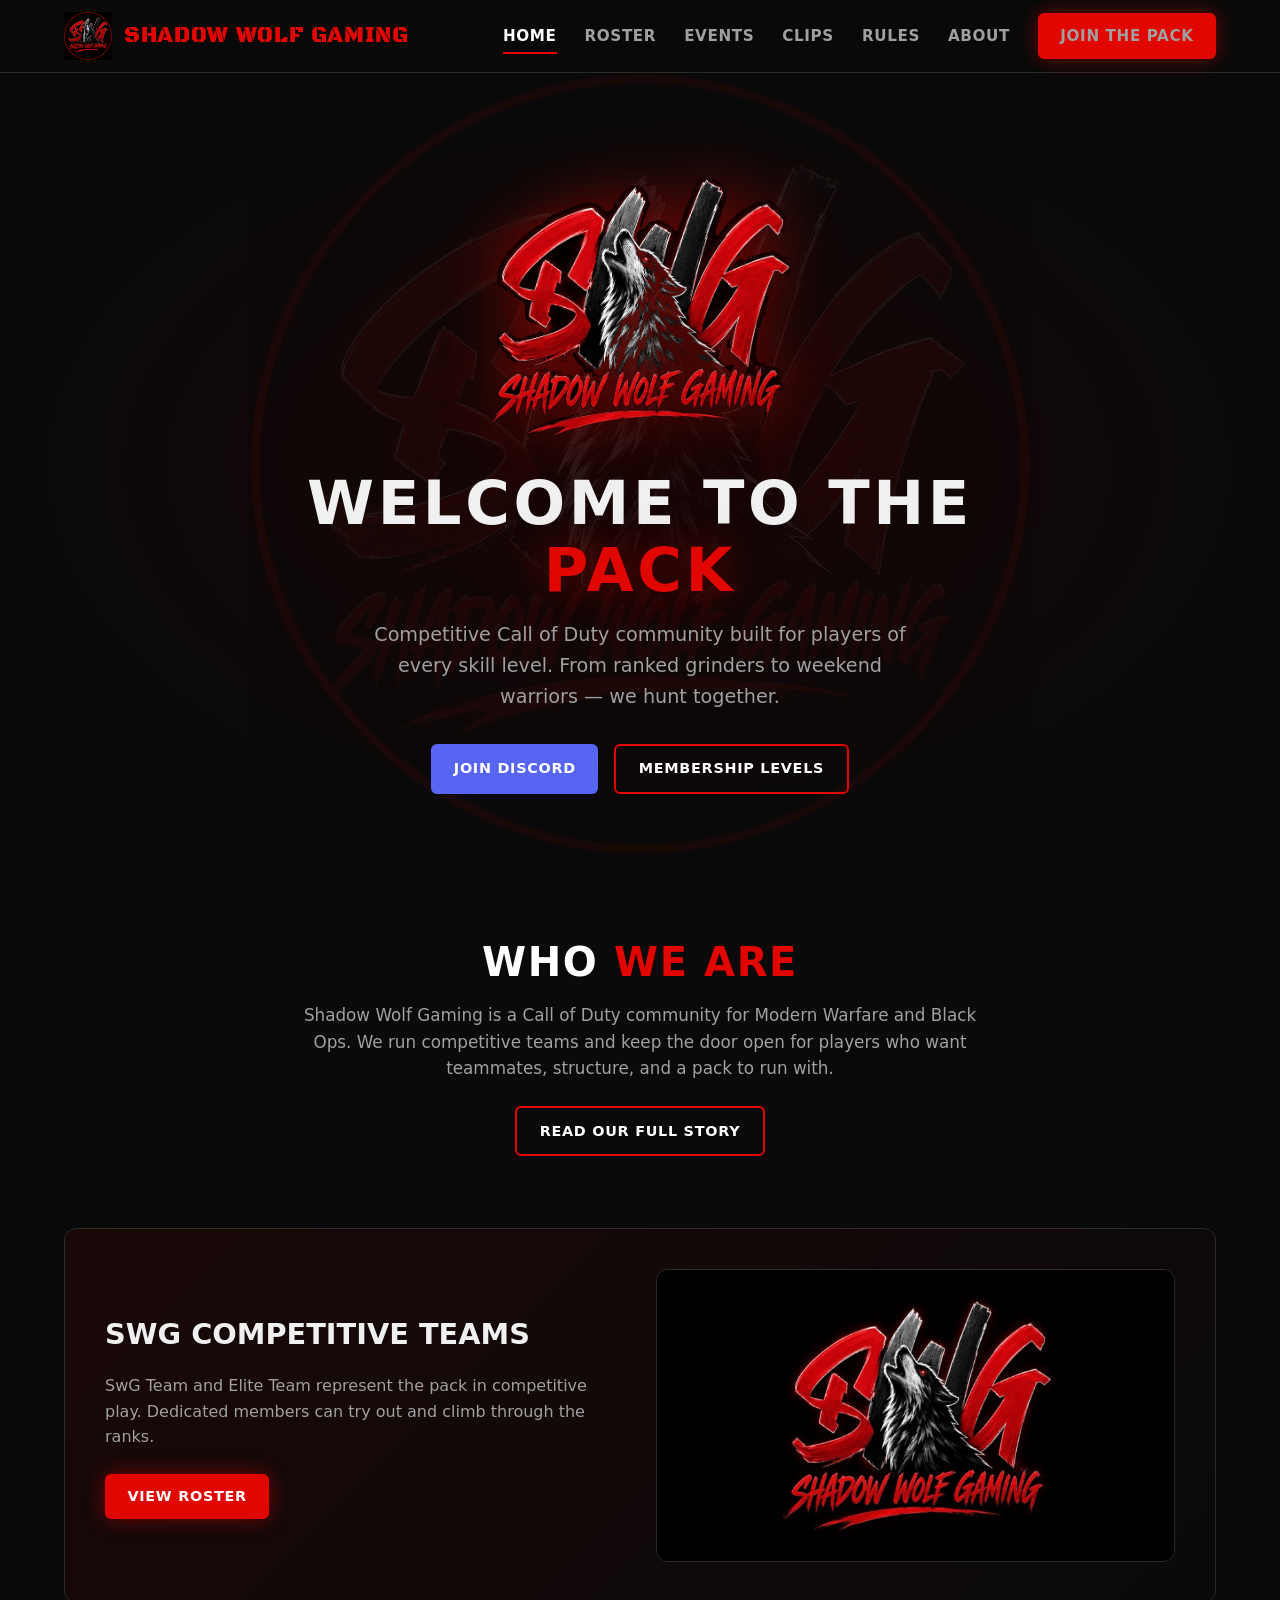
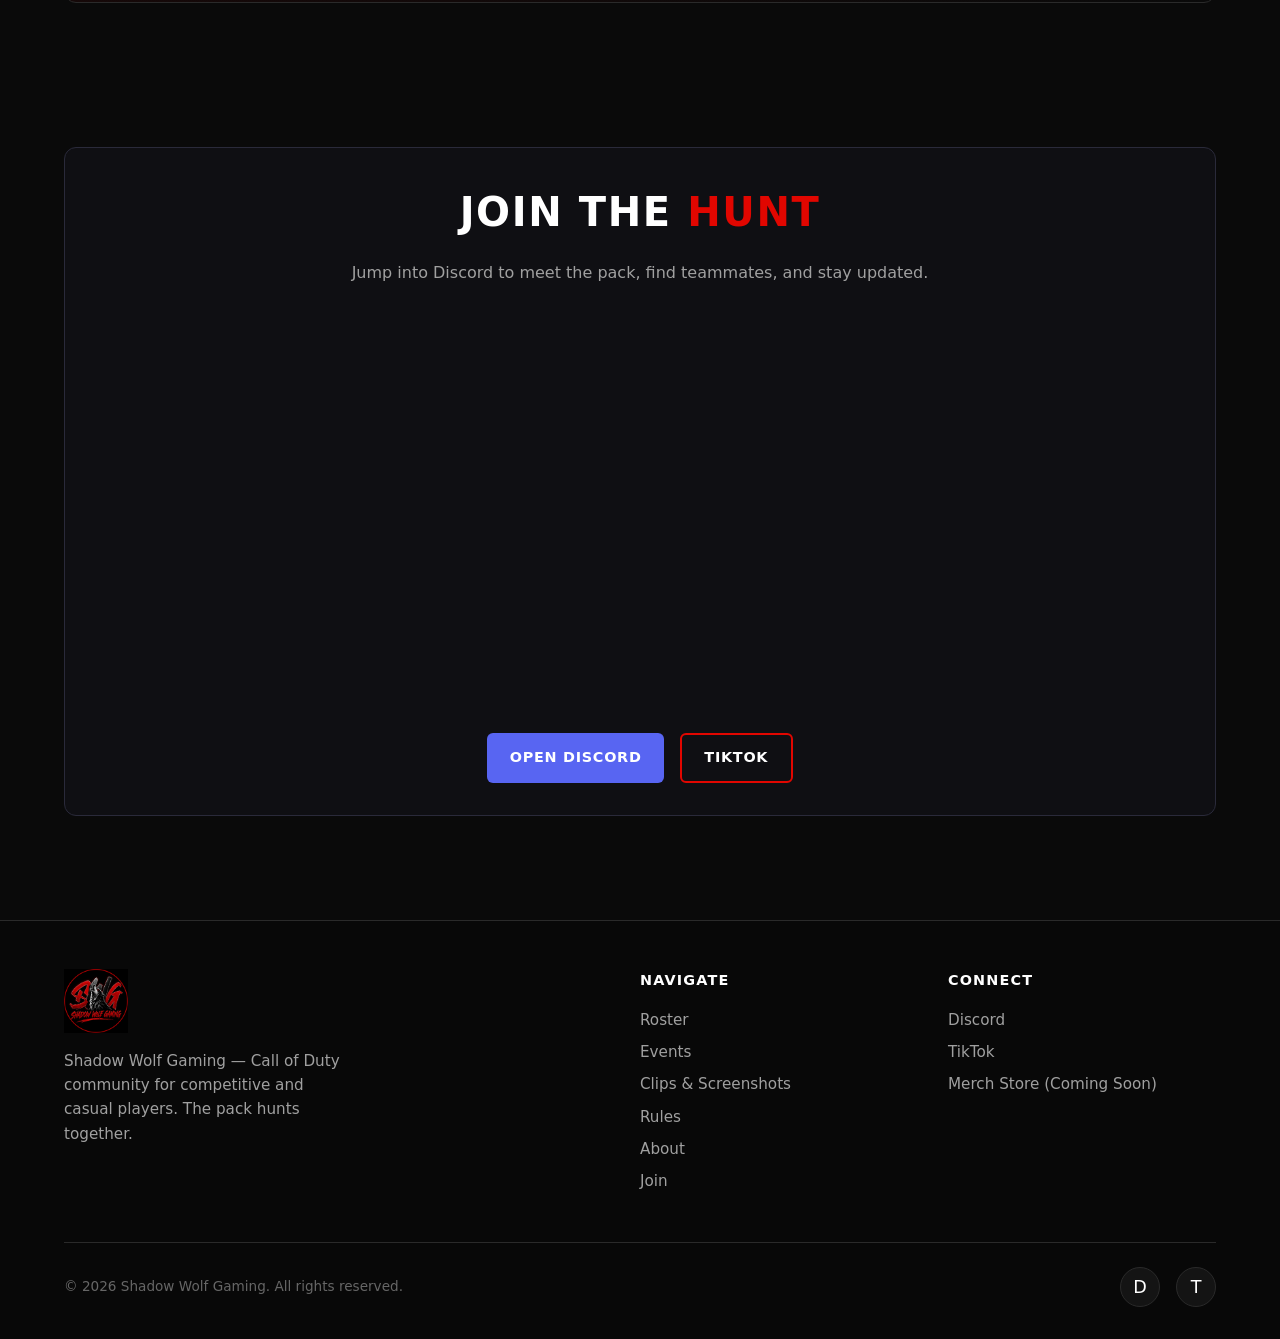
<file: index.html>
<!DOCTYPE html>
<html lang="en">
<head>
  <meta charset="UTF-8" />
  <meta name="viewport" content="width=device-width, initial-scale=1.0" />
  <title>Shadow Wolf Gaming | The Pack Awaits</title>
  <meta name="description" content="Shadow Wolf Gaming – Call of Duty community for competitive and casual players. Join the Pack." />
  <meta name="theme-color" content="#ff1a1a" />
  <meta property="og:title" content="Shadow Wolf Gaming" />
  <meta property="og:description" content="The Pack Awaits — Call of Duty community." />
  <meta property="og:image" content="https://k1llerblonde.github.io/Shadow-Wolf-Gaming/logo-full.png" />
  <meta property="og:url" content="https://k1llerblonde.github.io/Shadow-Wolf-Gaming/" />
  <link rel="icon" href="logo-circle.png" type="image/png" />
  <link href="https://fonts.googleapis.com/css2?family=Black+Ops+One&display=swap" rel="stylesheet" />
  <link rel="stylesheet" href="styles.css" />
</head>
<body>
  <header class="site-header">
    <div class="container nav">
      <a href="index.html" class="logo-link">
        <img src="logo-circle.png" alt="Shadow Wolf Gaming" />
        <span class="logo-text">Shadow Wolf <span>Gaming</span></span>
      </a>

      <button class="nav-toggle" aria-label="Toggle menu">☰</button>

      <nav class="nav-links" id="navLinks">
        <a href="index.html" class="active">Home</a>
        <a href="roster.html">Roster</a>
        <a href="events.html">Events</a>
        <a href="gallery.html">Clips</a>
        <a href="rules.html">Rules</a>
        <a href="about.html">About</a>
        <a href="join.html" class="btn btn-primary">Join the Pack</a>
      </nav>
    </div>
  </header>

  <section class="hero">
    <div class="hero-content">
      <img src="logo-full.png" alt="Shadow Wolf Gaming" class="hero-logo" />
      <h1>Welcome to the <span>Pack</span></h1>
      <p class="hero-tagline">
        Competitive Call of Duty community built for players of every skill level.
        From ranked grinders to weekend warriors — we hunt together.
      </p>
      <div class="hero-buttons">
        <a href="https://discord.gg/vBjcun5h" target="_blank" rel="noopener" class="btn btn-discord">
          Join Discord
        </a>
        <a href="join.html" class="btn btn-outline">Membership Levels</a>
      </div>
    </div>
  </section>

  <section class="section">
    <div class="container" style="max-width: 760px; text-align: center;">
      <h2 class="section-title">Who <span>We Are</span></h2>
      <p class="section-subtitle" style="margin-bottom: 1.5rem;">
        Shadow Wolf Gaming is a Call of Duty community for Modern Warfare and Black Ops.
        We run competitive teams and keep the door open for players who want teammates,
        structure, and a pack to run with.
      </p>
      <a href="about.html" class="btn btn-outline">Read Our Full Story</a>
    </div>
  </section>

  <section class="section" style="padding-top: 0;">
    <div class="container">
      <div class="team-highlight">
        <div>
          <h2>SwG Competitive Teams</h2>
          <p>
            SwG Team and Elite Team represent the pack in competitive play.
            Dedicated members can try out and climb through the ranks.
          </p>
          <a href="roster.html" class="btn btn-primary">View Roster</a>
        </div>
        <div>
          <img src="logo-wide.jpg" alt="Shadow Wolf Gaming Competitive" style="border-radius: 12px; border: 1px solid #2a2a2a;" />
        </div>
      </div>
    </div>
  </section>

  <section class="section">
    <div class="container">
      <div class="discord-section">
        <h2 class="section-title">Join the <span>Hunt</span></h2>
        <p style="color: var(--gray); margin-bottom: 1.5rem;">
          Jump into Discord to meet the pack, find teammates, and stay updated.
        </p>

        <div class="discord-widget-wrapper">
          <iframe
            src="https://discord.com/widget?id=1279711612889989150&theme=dark"
            width="350"
            height="400"
            allowtransparency="true"
            frameborder="0"
            sandbox="allow-popups allow-popups-to-escape-sandbox allow-same-origin allow-scripts"
            style="border-radius: 12px; max-width: 100%;">
          </iframe>
        </div>

        <div class="hero-buttons mt-3">
          <a href="https://discord.gg/vBjcun5h" target="_blank" rel="noopener" class="btn btn-discord">
            Open Discord
          </a>
          <a href="https://www.tiktok.com/@shadow_wolf_gaming_?_r=1&_t=ZS-99rucWfN9da" target="_blank" rel="noopener" class="btn btn-outline">
            TikTok
          </a>
        </div>
      </div>
    </div>
  </section>

  <footer class="site-footer">
    <div class="container">
      <div class="footer-grid">
        <div class="footer-brand">
          <img src="logo-circle.png" alt="Shadow Wolf Gaming" style="height: 64px;" />
          <p>Shadow Wolf Gaming — Call of Duty community for competitive and casual players. The pack hunts together.</p>
        </div>
        <div class="footer-col">
          <h4>Navigate</h4>
          <a href="roster.html">Roster</a>
          <a href="events.html">Events</a>
          <a href="gallery.html">Clips & Screenshots</a>
          <a href="rules.html">Rules</a>
          <a href="about.html">About</a>
          <a href="join.html">Join</a>
        </div>
        <div class="footer-col">
          <h4>Connect</h4>
          <a href="https://discord.gg/vBjcun5h" target="_blank" rel="noopener">Discord</a>
          <a href="https://www.tiktok.com/@shadow_wolf_gaming_?_r=1&_t=ZS-99rucWfN9da" target="_blank" rel="noopener">TikTok</a>
          <a href="#">Merch Store (Coming Soon)</a>
        </div>
      </div>
      <div class="footer-bottom">
        <span>© 2026 Shadow Wolf Gaming. All rights reserved.</span>
        <div class="social-links">
          <a href="https://discord.gg/vBjcun5h" target="_blank" rel="noopener" title="Discord">D</a>
          <a href="https://www.tiktok.com/@shadow_wolf_gaming_?_r=1&_t=ZS-99rucWfN9da" target="_blank" rel="noopener" title="TikTok">T</a>
        </div>
      </div>
    </div>
  </footer>

  <script src="main.js"></script>
</body>
</html>
</file>
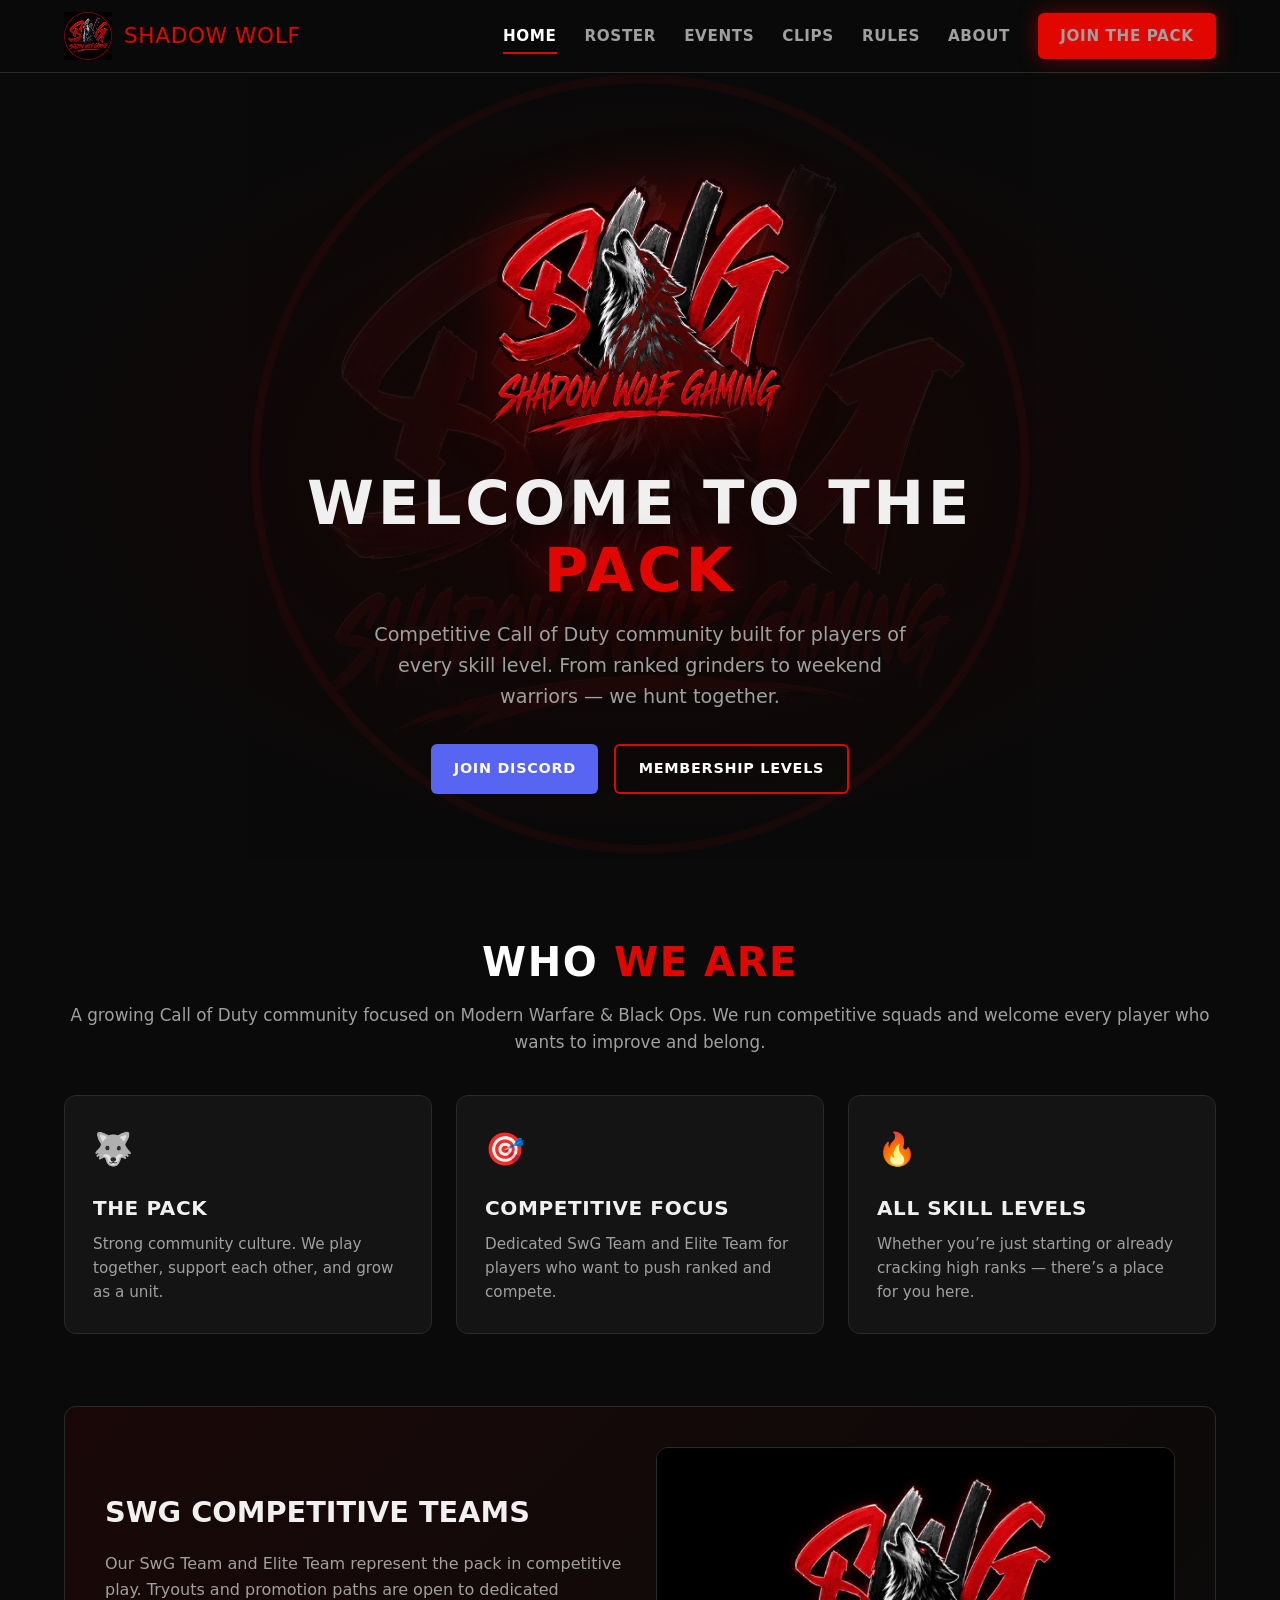
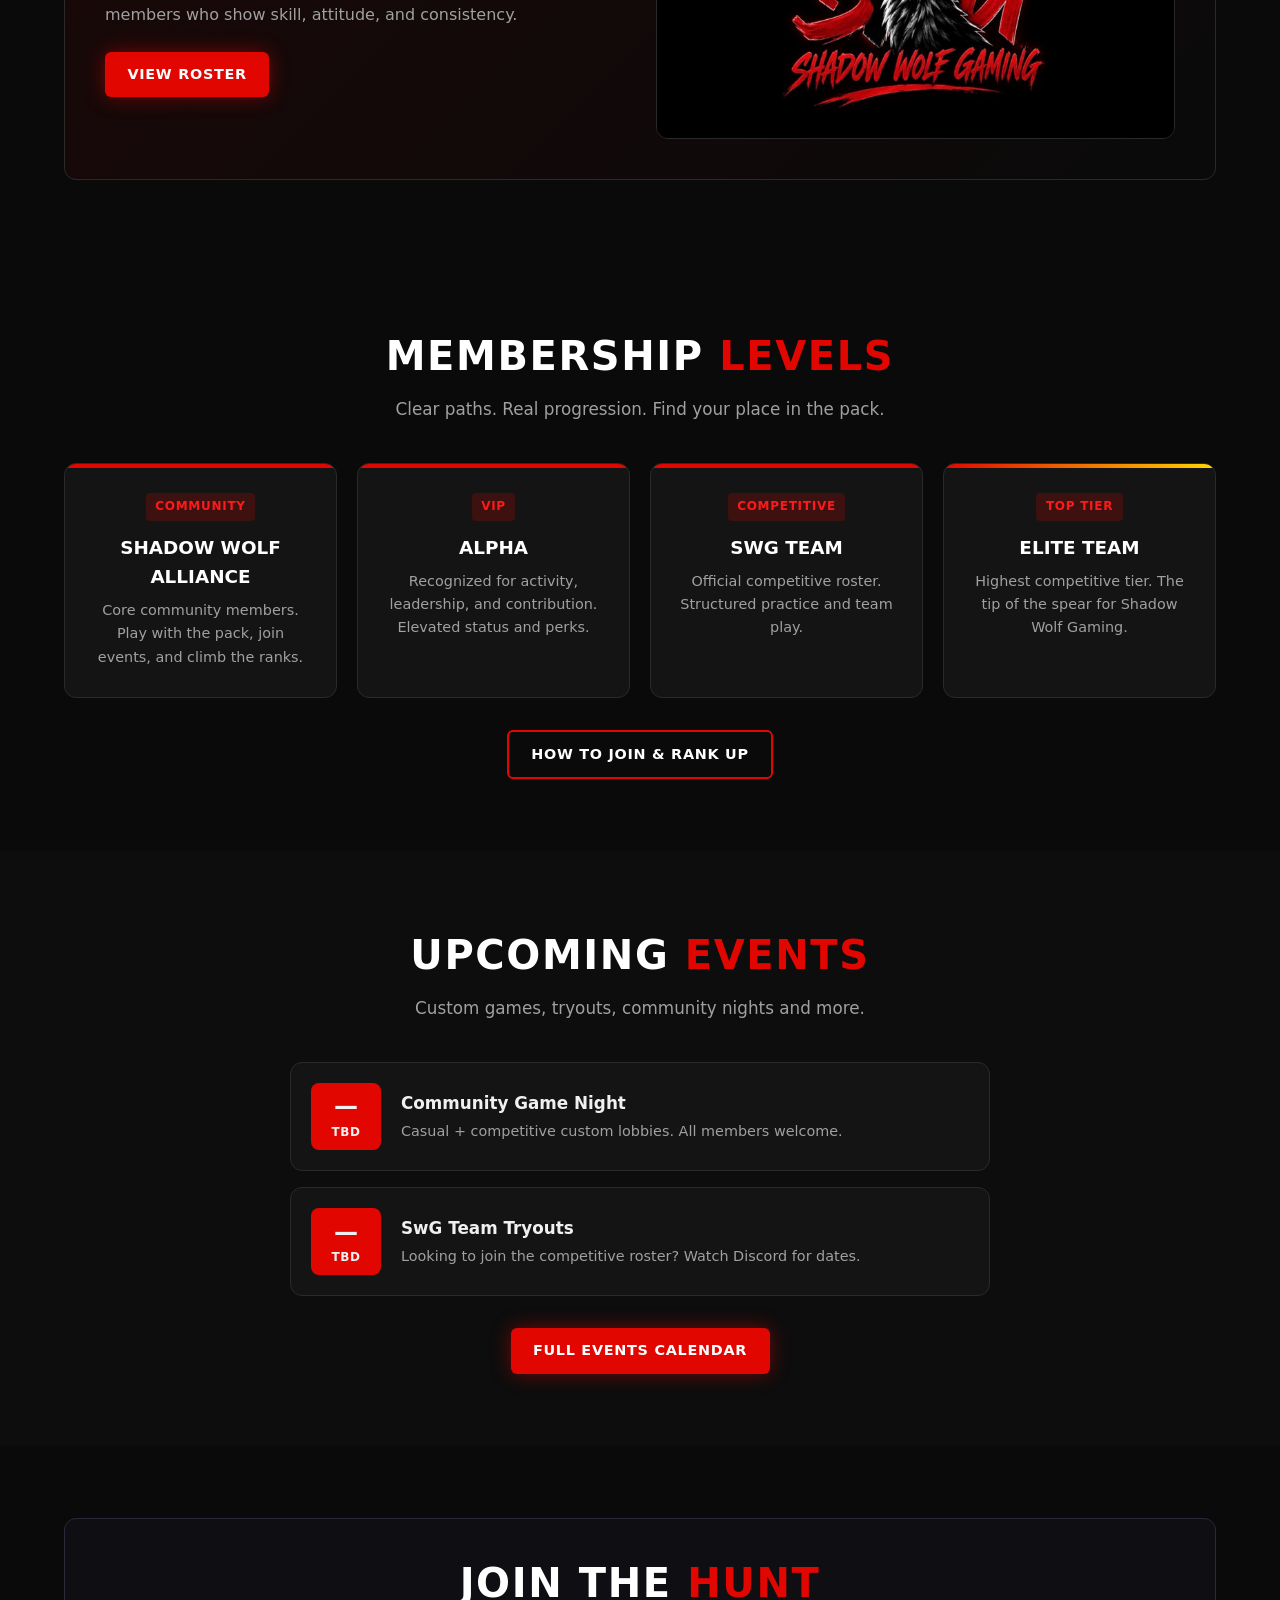
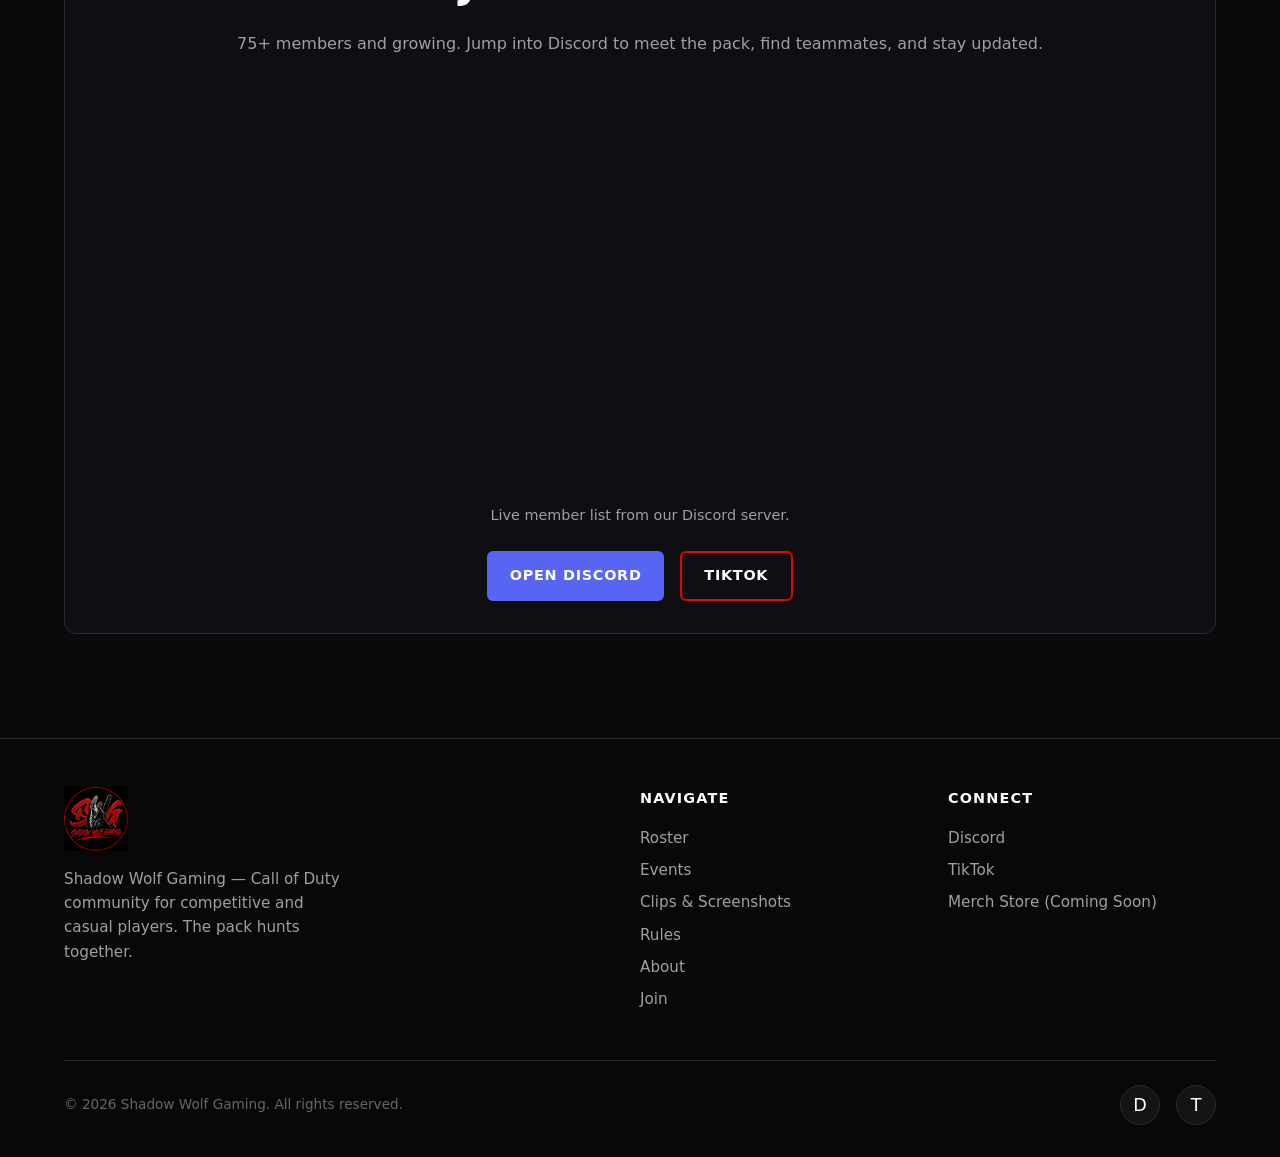
<file: Index.html>
<!DOCTYPE html>
<html lang="en">
<head>
  <meta charset="UTF-8" />
  <meta name="viewport" content="width=device-width, initial-scale=1.0" />
  <title>Shadow Wolf Gaming | The Pack Awaits</title>
  <meta name="description" content="Shadow Wolf Gaming – Call of Duty community for competitive and casual players. Join the Pack." />
  <link rel="icon" href="logo-circle.png" type="image/png" />
  <link rel="stylesheet" href="styles.css" />
</head>
<body>
  <!-- Header -->
  <header class="site-header">
    <div class="container nav">
      <a href="index.html" class="logo-link">
        <img src="logo-circle.png" alt="Shadow Wolf Gaming" />
        <span class="logo-text">Shadow <span>Wolf</span></span>
      </a>

      <button class="nav-toggle" aria-label="Toggle menu">☰</button>

      <nav class="nav-links" id="navLinks">
        <a href="index.html" class="active">Home</a>
        <a href="roster.html">Roster</a>
        <a href="events.html">Events</a>
        <a href="gallery.html">Clips</a>
        <a href="rules.html">Rules</a>
        <a href="about.html">About</a>
        <a href="join.html" class="btn btn-primary">Join the Pack</a>
      </nav>
    </div>
  </header>

  <!-- Hero -->
  <section class="hero">
    <div class="hero-content">
      <img src="logo-full.png" alt="Shadow Wolf Gaming" class="hero-logo" />
      <h1>Welcome to the <span>Pack</span></h1>
      <p class="hero-tagline">
        Competitive Call of Duty community built for players of every skill level. 
        From ranked grinders to weekend warriors — we hunt together.
      </p>
      <div class="hero-buttons">
        <a href="https://discord.gg/vBjcun5h" target="_blank" rel="noopener" class="btn btn-discord">
          Join Discord
        </a>
        <a href="join.html" class="btn btn-outline">Membership Levels</a>
      </div>
    </div>
  </section>

  <!-- Who We Are -->
  <section class="section">
    <div class="container">
      <h2 class="section-title text-center">Who <span>We Are</span></h2>
      <p class="section-subtitle text-center">
        A growing Call of Duty community focused on Modern Warfare & Black Ops. 
        We run competitive squads and welcome every player who wants to improve and belong.
      </p>

      <div class="card-grid">
        <div class="card">
          <div class="card-icon">🐺</div>
          <h3>The Pack</h3>
          <p>Strong community culture. We play together, support each other, and grow as a unit.</p>
        </div>
        <div class="card">
          <div class="card-icon">🎯</div>
          <h3>Competitive Focus</h3>
          <p>Dedicated SwG Team and Elite Team for players who want to push ranked and compete.</p>
        </div>
        <div class="card">
          <div class="card-icon">🔥</div>
          <h3>All Skill Levels</h3>
          <p>Whether you’re just starting or already cracking high ranks — there’s a place for you here.</p>
        </div>
      </div>
    </div>
  </section>

  <!-- Competitive Team Highlight -->
  <section class="section" style="padding-top: 0;">
    <div class="container">
      <div class="team-highlight">
        <div>
          <h2>SwG Competitive Teams</h2>
          <p>
            Our SwG Team and Elite Team represent the pack in competitive play. 
            Tryouts and promotion paths are open to dedicated members who show skill, attitude, and consistency.
          </p>
          <a href="roster.html" class="btn btn-primary">View Roster</a>
        </div>
        <div>
          <img src="logo-wide.jpg" alt="Shadow Wolf Gaming Competitive" style="border-radius: 12px; border: 1px solid #2a2a2a;" />
        </div>
      </div>
    </div>
  </section>

  <!-- Membership Levels Preview -->
  <section class="section">
    <div class="container">
      <h2 class="section-title text-center">Membership <span>Levels</span></h2>
      <p class="section-subtitle text-center">Clear paths. Real progression. Find your place in the pack.</p>

      <div class="levels-grid">
        <div class="level-card">
          <div class="level-tag">Community</div>
          <h3>Shadow Wolf Alliance</h3>
          <p>Core community members. Play with the pack, join events, and climb the ranks.</p>
        </div>
        <div class="level-card">
          <div class="level-tag">VIP</div>
          <h3>Alpha</h3>
          <p>Recognized for activity, leadership, and contribution. Elevated status and perks.</p>
        </div>
        <div class="level-card">
          <div class="level-tag">Competitive</div>
          <h3>SwG Team</h3>
          <p>Official competitive roster. Structured practice and team play.</p>
        </div>
        <div class="level-card elite">
          <div class="level-tag">Top Tier</div>
          <h3>Elite Team</h3>
          <p>Highest competitive tier. The tip of the spear for Shadow Wolf Gaming.</p>
        </div>
      </div>

      <div class="text-center mt-4">
        <a href="join.html" class="btn btn-outline">How to Join & Rank Up</a>
      </div>
    </div>
  </section>

  <!-- Featured Events -->
  <section class="section" style="background: #0d0d0d;">
    <div class="container">
      <h2 class="section-title text-center">Upcoming <span>Events</span></h2>
      <p class="section-subtitle text-center">Custom games, tryouts, community nights and more.</p>

      <div style="display: grid; gap: 1rem; max-width: 700px; margin: 0 auto;">
        <div class="event-card">
          <div class="event-date">
            <span class="day">—</span>
            <span class="month">TBD</span>
          </div>
          <div class="event-info">
            <h4>Community Game Night</h4>
            <p>Casual + competitive custom lobbies. All members welcome.</p>
          </div>
        </div>
        <div class="event-card">
          <div class="event-date">
            <span class="day">—</span>
            <span class="month">TBD</span>
          </div>
          <div class="event-info">
            <h4>SwG Team Tryouts</h4>
            <p>Looking to join the competitive roster? Watch Discord for dates.</p>
          </div>
        </div>
      </div>

      <div class="text-center mt-4">
        <a href="events.html" class="btn btn-primary">Full Events Calendar</a>
      </div>
    </div>
  </section>

  <!-- Discord + Social -->
  <section class="section">
    <div class="container">
      <div class="discord-section">
        <h2 class="section-title">Join the <span>Hunt</span></h2>
        <p style="color: var(--gray); margin-bottom: 1.5rem;">
          75+ members and growing. Jump into Discord to meet the pack, find teammates, and stay updated.
        </p>

        <div class="discord-widget-wrapper">
          <!-- Official Discord Widget -->
          <iframe 
            src="https://discord.com/widget?id=1279711612889989150&theme=dark" 
            width="350" 
            height="400" 
            allowtransparency="true" 
            frameborder="0" 
            sandbox="allow-popups allow-popups-to-escape-sandbox allow-same-origin allow-scripts"
            style="border-radius: 12px; max-width: 100%;">
          </iframe>
        </div>

        <p style="color: var(--gray); font-size: 0.9rem; margin-top: 1rem;">
          Live member list from our Discord server.
        </p>

        <div class="hero-buttons mt-3">
          <a href="https://discord.gg/vBjcun5h" target="_blank" rel="noopener" class="btn btn-discord">
            Open Discord
          </a>
          <a href="https://www.tiktok.com/@shadow_wolf_gaming_?_r=1&_t=ZS-99rucWfN9da" target="_blank" rel="noopener" class="btn btn-outline">
            TikTok
          </a>
        </div>
      </div>
    </div>
  </section>

  <!-- Footer -->
  <footer class="site-footer">
    <div class="container">
      <div class="footer-grid">
        <div class="footer-brand">
          <img src="logo-circle.png" alt="Shadow Wolf Gaming" style="height: 64px;" />
          <p>Shadow Wolf Gaming — Call of Duty community for competitive and casual players. The pack hunts together.</p>
        </div>
        <div class="footer-col">
          <h4>Navigate</h4>
          <a href="roster.html">Roster</a>
          <a href="events.html">Events</a>
          <a href="gallery.html">Clips & Screenshots</a>
          <a href="rules.html">Rules</a>
          <a href="about.html">About</a>
          <a href="join.html">Join</a>
        </div>
        <div class="footer-col">
          <h4>Connect</h4>
          <a href="https://discord.gg/vBjcun5h" target="_blank" rel="noopener">Discord</a>
          <a href="https://www.tiktok.com/@shadow_wolf_gaming_?_r=1&_t=ZS-99rucWfN9da" target="_blank" rel="noopener">TikTok</a>
          <a href="#" id="store-link">Merch Store (Coming Soon)</a>
        </div>
      </div>
      <div class="footer-bottom">
        <span>© 2026 Shadow Wolf Gaming. All rights reserved.</span>
        <div class="social-links">
          <a href="https://discord.gg/vBjcun5h" target="_blank" rel="noopener" title="Discord">D</a>
          <a href="https://www.tiktok.com/@shadow_wolf_gaming_?_r=1&_t=ZS-99rucWfN9da" target="_blank" rel="noopener" title="TikTok">T</a>
        </div>
      </div>
    </div>
  </footer>

  <script src="main.js"></script>
</body>
</html>
</file>
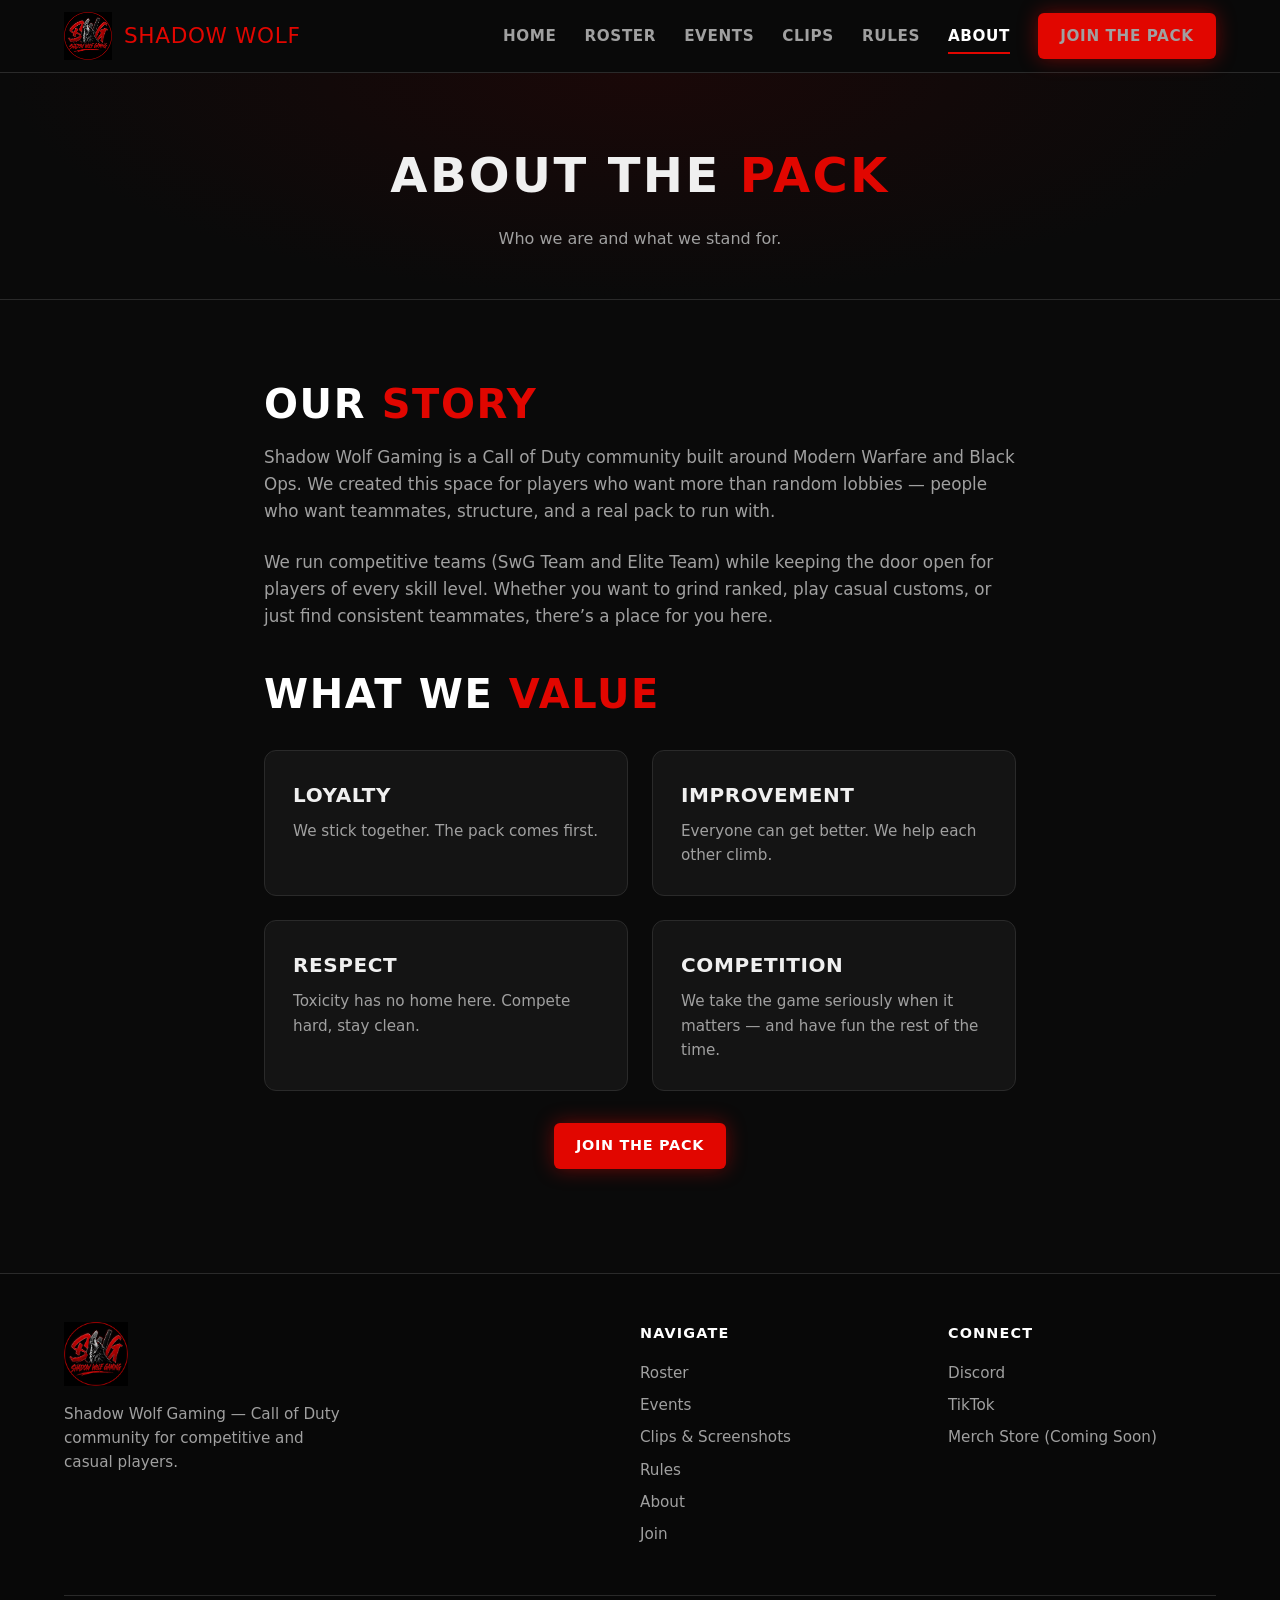
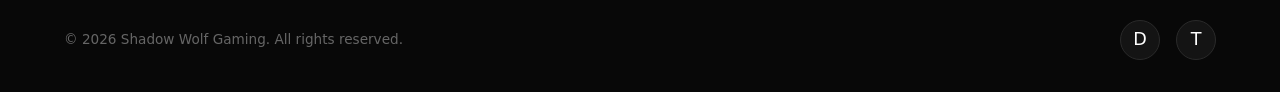
<file: About.html>
<!DOCTYPE html>
<html lang="en">
<head>
  <meta charset="UTF-8" />
  <meta name="viewport" content="width=device-width, initial-scale=1.0" />
  <title>About | Shadow Wolf Gaming</title>
  <link rel="icon" href="logo-circle.png" type="image/png" />
  <link rel="stylesheet" href="styles.css" />
</head>
<body>
  <header class="site-header">
    <div class="container nav">
      <a href="index.html" class="logo-link">
        <img src="logo-circle.png" alt="Shadow Wolf Gaming" />
        <span class="logo-text">Shadow <span>Wolf</span></span>
      </a>
      <button class="nav-toggle" aria-label="Toggle menu">☰</button>
      <nav class="nav-links" id="navLinks">
        <a href="index.html">Home</a>
        <a href="roster.html">Roster</a>
        <a href="events.html">Events</a>
        <a href="gallery.html">Clips</a>
        <a href="rules.html">Rules</a>
        <a href="about.html" class="active">About</a>
        <a href="join.html" class="btn btn-primary">Join the Pack</a>
      </nav>
    </div>
  </header>

  <section class="page-hero">
    <div class="container">
      <h1>About the <span>Pack</span></h1>
      <p>Who we are and what we stand for.</p>
    </div>
  </section>

  <section class="section">
    <div class="container" style="max-width: 800px;">
      <h2 class="section-title">Our <span>Story</span></h2>
      <p style="color: var(--gray); margin-bottom: 1.5rem; font-size: 1.05rem;">
        Shadow Wolf Gaming is a Call of Duty community built around Modern Warfare and Black Ops. 
        We created this space for players who want more than random lobbies — people who want teammates, 
        structure, and a real pack to run with.
      </p>
      <p style="color: var(--gray); margin-bottom: 1.5rem; font-size: 1.05rem;">
        We run competitive teams (SwG Team and Elite Team) while keeping the door open for players of every skill level. 
        Whether you want to grind ranked, play casual customs, or just find consistent teammates, there’s a place for you here.
      </p>

      <h2 class="section-title mt-4">What We <span>Value</span></h2>
      <div class="card-grid" style="margin-top: 1.5rem;">
        <div class="card">
          <h3>Loyalty</h3>
          <p>We stick together. The pack comes first.</p>
        </div>
        <div class="card">
          <h3>Improvement</h3>
          <p>Everyone can get better. We help each other climb.</p>
        </div>
        <div class="card">
          <h3>Respect</h3>
          <p>Toxicity has no home here. Compete hard, stay clean.</p>
        </div>
        <div class="card">
          <h3>Competition</h3>
          <p>We take the game seriously when it matters — and have fun the rest of the time.</p>
        </div>
      </div>

      <div class="mt-4 text-center">
        <a href="join.html" class="btn btn-primary">Join the Pack</a>
      </div>
    </div>
  </section>

  <footer class="site-footer">
    <div class="container">
      <div class="footer-grid">
        <div class="footer-brand">
          <img src="logo-circle.png" alt="Shadow Wolf Gaming" style="height: 64px;" />
          <p>Shadow Wolf Gaming — Call of Duty community for competitive and casual players.</p>
        </div>
        <div class="footer-col">
          <h4>Navigate</h4>
          <a href="roster.html">Roster</a>
          <a href="events.html">Events</a>
          <a href="gallery.html">Clips & Screenshots</a>
          <a href="rules.html">Rules</a>
          <a href="about.html">About</a>
          <a href="join.html">Join</a>
        </div>
        <div class="footer-col">
          <h4>Connect</h4>
          <a href="https://discord.gg/vBjcun5h" target="_blank" rel="noopener">Discord</a>
          <a href="https://www.tiktok.com/@shadow_wolf_gaming_?_r=1&_t=ZS-99rucWfN9da" target="_blank" rel="noopener">TikTok</a>
          <a href="#">Merch Store (Coming Soon)</a>
        </div>
      </div>
      <div class="footer-bottom">
        <span>© 2026 Shadow Wolf Gaming. All rights reserved.</span>
        <div class="social-links">
          <a href="https://discord.gg/vBjcun5h" target="_blank" rel="noopener" title="Discord">D</a>
          <a href="https://www.tiktok.com/@shadow_wolf_gaming_?_r=1&_t=ZS-99rucWfN9da" target="_blank" rel="noopener" title="TikTok">T</a>
        </div>
      </div>
    </div>
  </footer>

  <script src="main.js"></script>
</body>
</html>
</file>
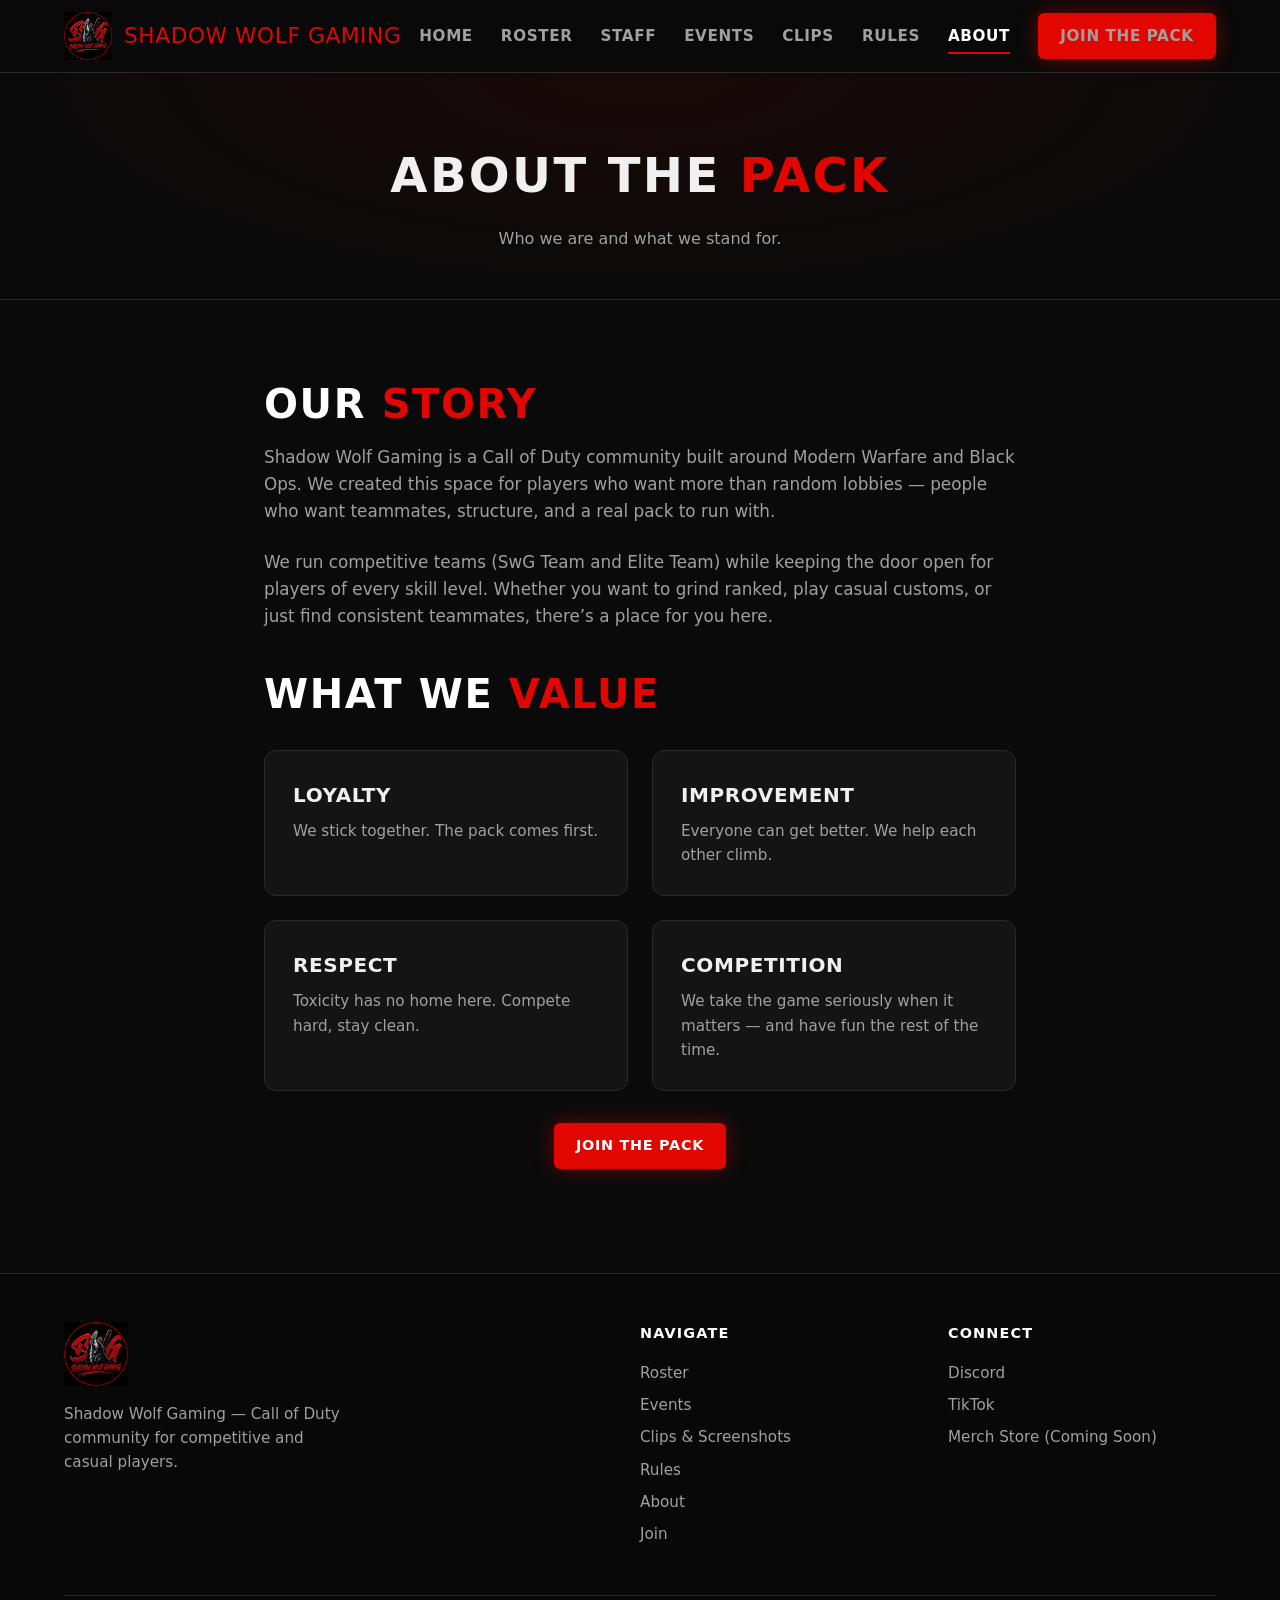
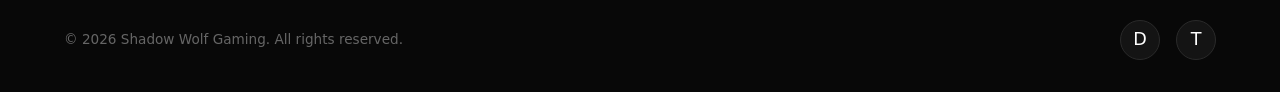
<file: about.html>
<!DOCTYPE html>
<html lang="en">
<head>
  <meta charset="UTF-8" />
  <meta name="viewport" content="width=device-width, initial-scale=1.0" />
  <title>About | Shadow Wolf Gaming</title>
  <link rel="icon" href="logo-circle.png" type="image/png" />
  <link rel="stylesheet" href="styles.css" />
</head>
<body>
  <header class="site-header">
    <div class="container nav">
      <a href="index.html" class="logo-link">
        <img src="logo-circle.png" alt="Shadow Wolf Gaming" />
        <span class="logo-text">Shadow Wolf <span>Gaming</span></span>
      </a>
      <button class="nav-toggle" aria-label="Toggle menu">☰</button>
      <nav class="nav-links" id="navLinks">
        <a href="index.html">Home</a>
        <a href="roster.html">Roster</a>
        <a href="staff.html">Staff</a>
        <a href="events.html">Events</a>
        <a href="gallery.html">Clips</a>
        <a href="rules.html">Rules</a>
        <a href="about.html" class="active">About</a>
        <a href="join.html" class="btn btn-primary">Join the Pack</a>
      </nav>
    </div>
  </header>

  <section class="page-hero">
    <div class="container">
      <h1>About the <span>Pack</span></h1>
      <p>Who we are and what we stand for.</p>
    </div>
  </section>

  <section class="section">
    <div class="container" style="max-width: 800px;">
      <h2 class="section-title">Our <span>Story</span></h2>
      <p style="color: var(--gray); margin-bottom: 1.5rem; font-size: 1.05rem;">
        Shadow Wolf Gaming is a Call of Duty community built around Modern Warfare and Black Ops. 
        We created this space for players who want more than random lobbies — people who want teammates, 
        structure, and a real pack to run with.
      </p>
      <p style="color: var(--gray); margin-bottom: 1.5rem; font-size: 1.05rem;">
        We run competitive teams (SwG Team and Elite Team) while keeping the door open for players of every skill level. 
        Whether you want to grind ranked, play casual customs, or just find consistent teammates, there’s a place for you here.
      </p>

      <h2 class="section-title mt-4">What We <span>Value</span></h2>
      <div class="card-grid" style="margin-top: 1.5rem;">
        <div class="card">
          <h3>Loyalty</h3>
          <p>We stick together. The pack comes first.</p>
        </div>
        <div class="card">
          <h3>Improvement</h3>
          <p>Everyone can get better. We help each other climb.</p>
        </div>
        <div class="card">
          <h3>Respect</h3>
          <p>Toxicity has no home here. Compete hard, stay clean.</p>
        </div>
        <div class="card">
          <h3>Competition</h3>
          <p>We take the game seriously when it matters — and have fun the rest of the time.</p>
        </div>
      </div>

      <div class="mt-4 text-center">
        <a href="join.html" class="btn btn-primary">Join the Pack</a>
      </div>
    </div>
  </section>

  <footer class="site-footer">
    <div class="container">
      <div class="footer-grid">
        <div class="footer-brand">
          <img src="logo-circle.png" alt="Shadow Wolf Gaming" style="height: 64px;" />
          <p>Shadow Wolf Gaming — Call of Duty community for competitive and casual players.</p>
        </div>
        <div class="footer-col">
          <h4>Navigate</h4>
          <a href="roster.html">Roster</a>
          <a href="events.html">Events</a>
          <a href="gallery.html">Clips & Screenshots</a>
          <a href="rules.html">Rules</a>
          <a href="about.html">About</a>
          <a href="join.html">Join</a>
        </div>
        <div class="footer-col">
          <h4>Connect</h4>
          <a href="https://discord.gg/vBjcun5h" target="_blank" rel="noopener">Discord</a>
          <a href="https://www.tiktok.com/@shadow_wolf_gaming_?_r=1&_t=ZS-99rucWfN9da" target="_blank" rel="noopener">TikTok</a>
          <a href="#">Merch Store (Coming Soon)</a>
        </div>
      </div>
      <div class="footer-bottom">
        <span>© 2026 Shadow Wolf Gaming. All rights reserved.</span>
        <div class="social-links">
          <a href="https://discord.gg/vBjcun5h" target="_blank" rel="noopener" title="Discord">D</a>
          <a href="https://www.tiktok.com/@shadow_wolf_gaming_?_r=1&_t=ZS-99rucWfN9da" target="_blank" rel="noopener" title="TikTok">T</a>
        </div>
      </div>
    </div>
  </footer>

  <script src="main.js"></script>
</body>
</html>
</file>
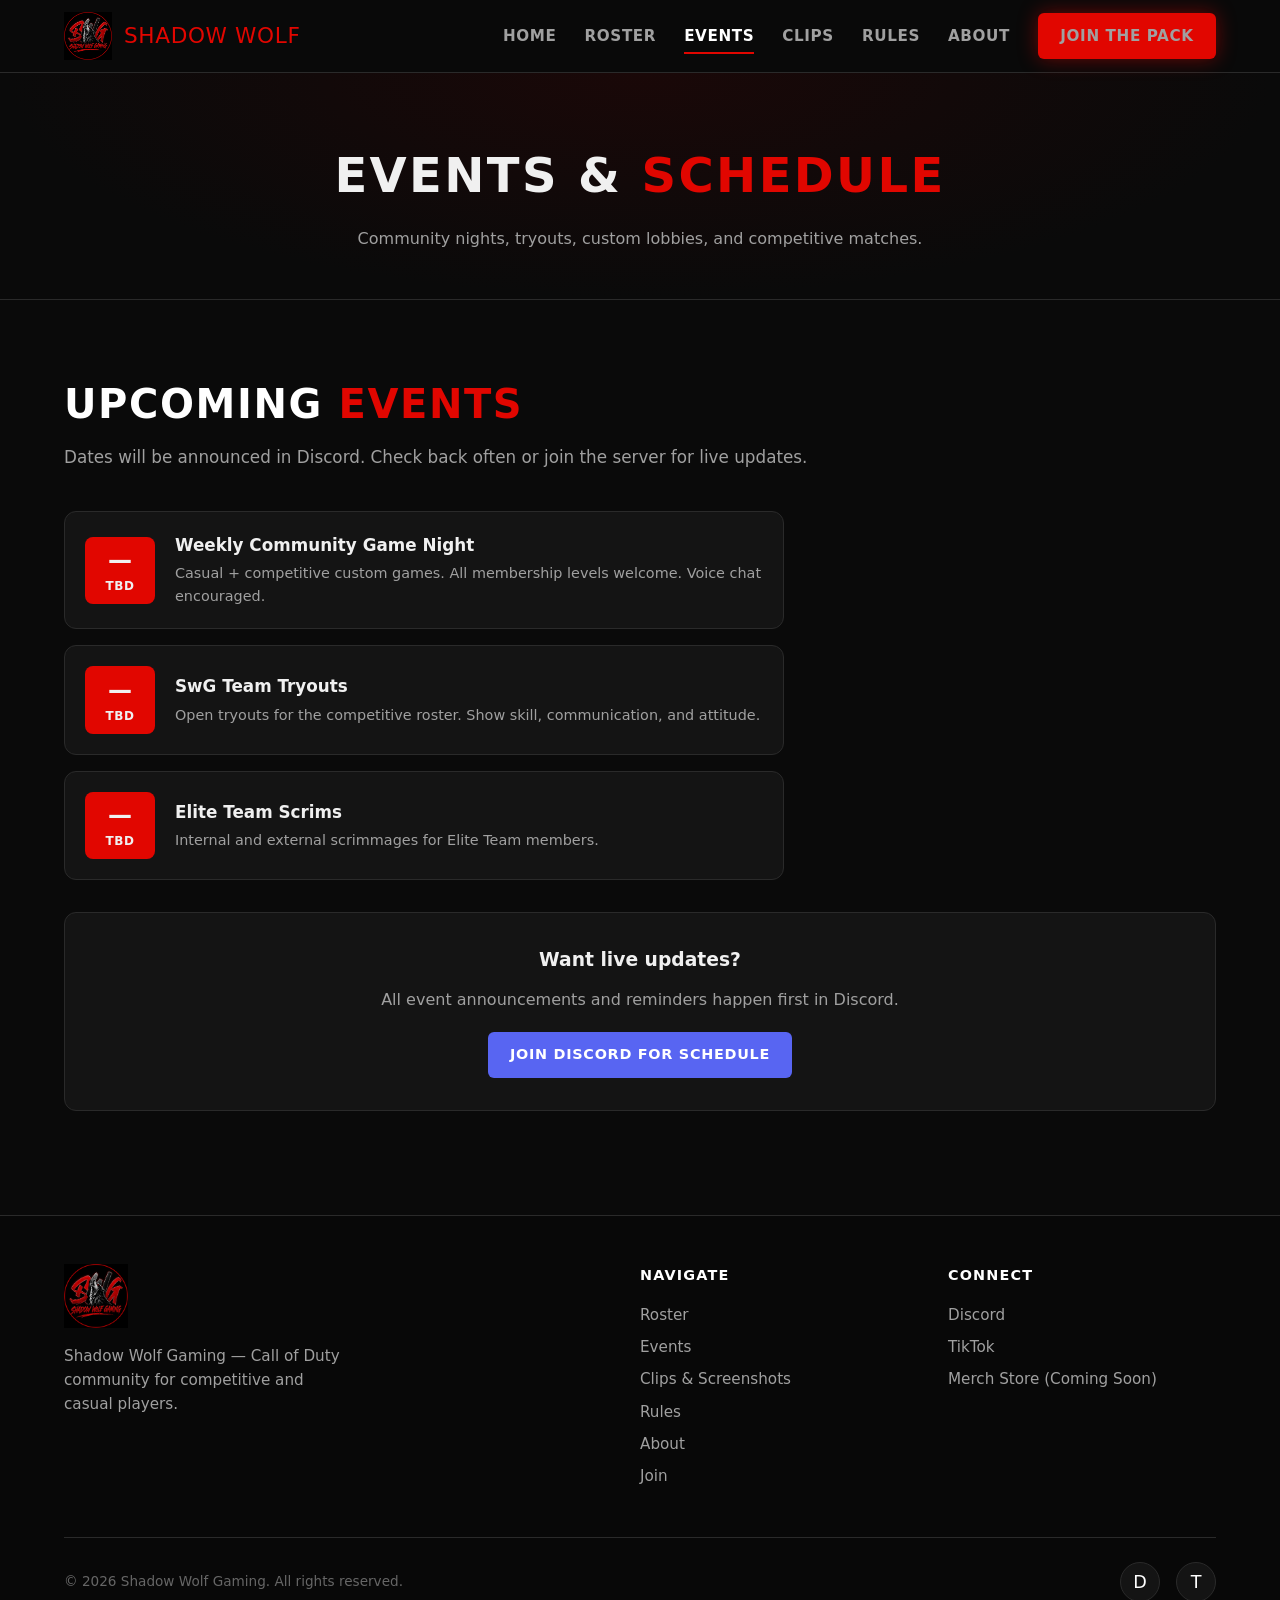
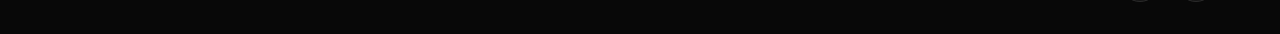
<file: Events.html>
<!DOCTYPE html>
<html lang="en">
<head>
  <meta charset="UTF-8" />
  <meta name="viewport" content="width=device-width, initial-scale=1.0" />
  <title>Events | Shadow Wolf Gaming</title>
  <link rel="icon" href="logo-circle.png" type="image/png" />
  <link rel="stylesheet" href="styles.css" />
</head>
<body>
  <header class="site-header">
    <div class="container nav">
      <a href="index.html" class="logo-link">
        <img src="logo-circle.png" alt="Shadow Wolf Gaming" />
        <span class="logo-text">Shadow <span>Wolf</span></span>
      </a>
      <button class="nav-toggle" aria-label="Toggle menu">☰</button>
      <nav class="nav-links" id="navLinks">
        <a href="index.html">Home</a>
        <a href="roster.html">Roster</a>
        <a href="events.html" class="active">Events</a>
        <a href="gallery.html">Clips</a>
        <a href="rules.html">Rules</a>
        <a href="about.html">About</a>
        <a href="join.html" class="btn btn-primary">Join the Pack</a>
      </nav>
    </div>
  </header>

  <section class="page-hero">
    <div class="container">
      <h1>Events & <span>Schedule</span></h1>
      <p>Community nights, tryouts, custom lobbies, and competitive matches.</p>
    </div>
  </section>

  <section class="section">
    <div class="container">
      <h2 class="section-title">Upcoming <span>Events</span></h2>
      <p class="section-subtitle">Dates will be announced in Discord. Check back often or join the server for live updates.</p>

      <div style="display: grid; gap: 1rem; max-width: 720px;">
        <div class="event-card">
          <div class="event-date">
            <span class="day">—</span>
            <span class="month">TBD</span>
          </div>
          <div class="event-info">
            <h4>Weekly Community Game Night</h4>
            <p>Casual + competitive custom games. All membership levels welcome. Voice chat encouraged.</p>
          </div>
        </div>

        <div class="event-card">
          <div class="event-date">
            <span class="day">—</span>
            <span class="month">TBD</span>
          </div>
          <div class="event-info">
            <h4>SwG Team Tryouts</h4>
            <p>Open tryouts for the competitive roster. Show skill, communication, and attitude.</p>
          </div>
        </div>

        <div class="event-card">
          <div class="event-date">
            <span class="day">—</span>
            <span class="month">TBD</span>
          </div>
          <div class="event-info">
            <h4>Elite Team Scrims</h4>
            <p>Internal and external scrimmages for Elite Team members.</p>
          </div>
        </div>
      </div>

      <div class="mt-4" style="background: var(--bg-card); border: 1px solid var(--border); border-radius: 12px; padding: 2rem; text-align: center;">
        <h3 style="margin-bottom: 0.75rem;">Want live updates?</h3>
        <p style="color: var(--gray); margin-bottom: 1.25rem;">All event announcements and reminders happen first in Discord.</p>
        <a href="https://discord.gg/vBjcun5h" target="_blank" rel="noopener" class="btn btn-discord">Join Discord for Schedule</a>
      </div>
    </div>
  </section>

  <footer class="site-footer">
    <div class="container">
      <div class="footer-grid">
        <div class="footer-brand">
          <img src="logo-circle.png" alt="Shadow Wolf Gaming" style="height: 64px;" />
          <p>Shadow Wolf Gaming — Call of Duty community for competitive and casual players.</p>
        </div>
        <div class="footer-col">
          <h4>Navigate</h4>
          <a href="roster.html">Roster</a>
          <a href="events.html">Events</a>
          <a href="gallery.html">Clips & Screenshots</a>
          <a href="rules.html">Rules</a>
          <a href="about.html">About</a>
          <a href="join.html">Join</a>
        </div>
        <div class="footer-col">
          <h4>Connect</h4>
          <a href="https://discord.gg/vBjcun5h" target="_blank" rel="noopener">Discord</a>
          <a href="https://www.tiktok.com/@shadow_wolf_gaming_?_r=1&_t=ZS-99rucWfN9da" target="_blank" rel="noopener">TikTok</a>
          <a href="#">Merch Store (Coming Soon)</a>
        </div>
      </div>
      <div class="footer-bottom">
        <span>© 2026 Shadow Wolf Gaming. All rights reserved.</span>
        <div class="social-links">
          <a href="https://discord.gg/vBjcun5h" target="_blank" rel="noopener" title="Discord">D</a>
          <a href="https://www.tiktok.com/@shadow_wolf_gaming_?_r=1&_t=ZS-99rucWfN9da" target="_blank" rel="noopener" title="TikTok">T</a>
        </div>
      </div>
    </div>
  </footer>

  <script src="main.js"></script>
</body>
</html>
</file>
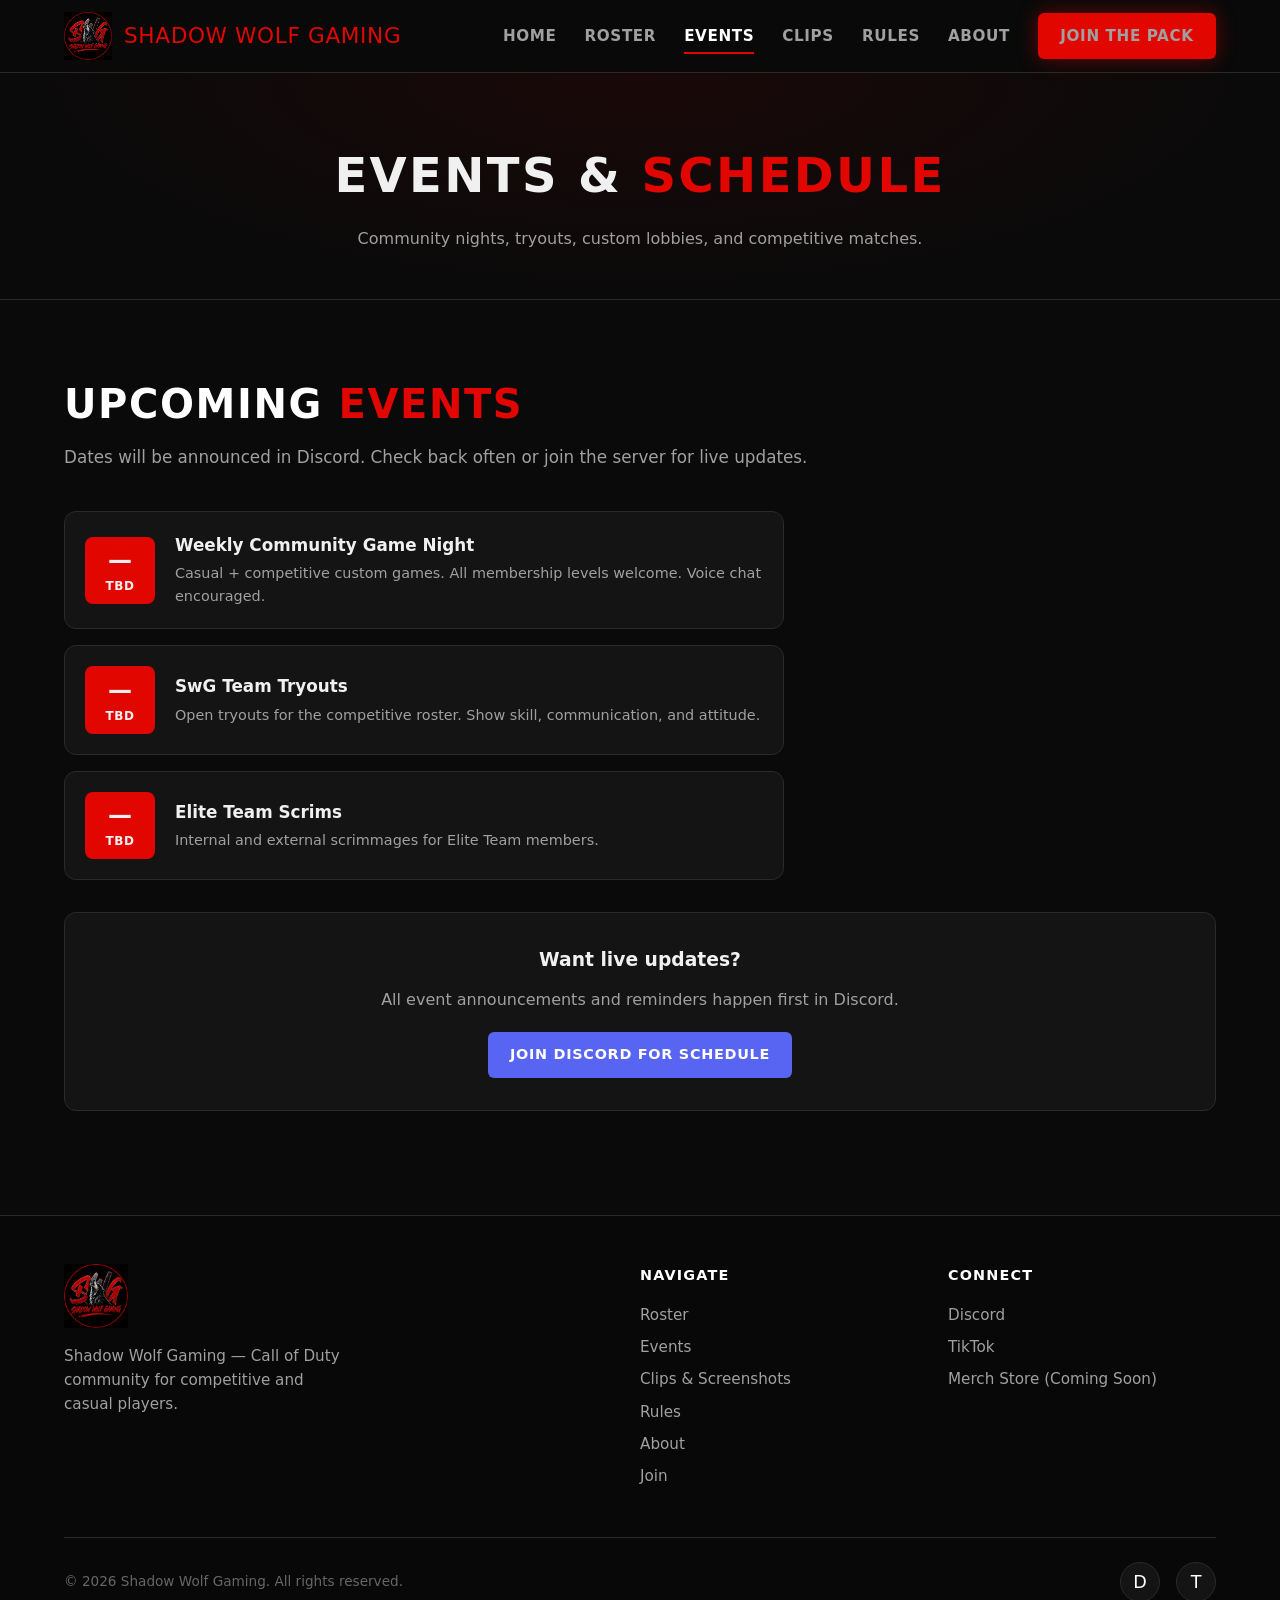
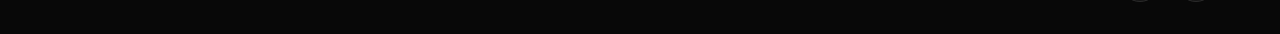
<file: events.html>
<!DOCTYPE html>
<html lang="en">
<head>
  <meta charset="UTF-8" />
  <meta name="viewport" content="width=device-width, initial-scale=1.0" />
  <title>Events | Shadow Wolf Gaming</title>
  <link rel="icon" href="logo-circle.png" type="image/png" />
  <link rel="stylesheet" href="styles.css" />
</head>
<body>
  <header class="site-header">
    <div class="container nav">
      <a href="index.html" class="logo-link">
        <img src="logo-circle.png" alt="Shadow Wolf Gaming" />
        <span class="logo-text">Shadow Wolf <span>Gaming</span></span>
      </a>
      <button class="nav-toggle" aria-label="Toggle menu">☰</button>
      <nav class="nav-links" id="navLinks">
        <a href="index.html">Home</a>
        <a href="roster.html">Roster</a>
        <a href="events.html" class="active">Events</a>
        <a href="gallery.html">Clips</a>
        <a href="rules.html">Rules</a>
        <a href="about.html">About</a>
        <a href="join.html" class="btn btn-primary">Join the Pack</a>
      </nav>
    </div>
  </header>

  <section class="page-hero">
    <div class="container">
      <h1>Events & <span>Schedule</span></h1>
      <p>Community nights, tryouts, custom lobbies, and competitive matches.</p>
    </div>
  </section>

  <section class="section">
    <div class="container">
      <h2 class="section-title">Upcoming <span>Events</span></h2>
      <p class="section-subtitle">Dates will be announced in Discord. Check back often or join the server for live updates.</p>

      <div style="display: grid; gap: 1rem; max-width: 720px;">
        <div class="event-card">
          <div class="event-date">
            <span class="day">—</span>
            <span class="month">TBD</span>
          </div>
          <div class="event-info">
            <h4>Weekly Community Game Night</h4>
            <p>Casual + competitive custom games. All membership levels welcome. Voice chat encouraged.</p>
          </div>
        </div>

        <div class="event-card">
          <div class="event-date">
            <span class="day">—</span>
            <span class="month">TBD</span>
          </div>
          <div class="event-info">
            <h4>SwG Team Tryouts</h4>
            <p>Open tryouts for the competitive roster. Show skill, communication, and attitude.</p>
          </div>
        </div>

        <div class="event-card">
          <div class="event-date">
            <span class="day">—</span>
            <span class="month">TBD</span>
          </div>
          <div class="event-info">
            <h4>Elite Team Scrims</h4>
            <p>Internal and external scrimmages for Elite Team members.</p>
          </div>
        </div>
      </div>

      <div class="mt-4" style="background: var(--bg-card); border: 1px solid var(--border); border-radius: 12px; padding: 2rem; text-align: center;">
        <h3 style="margin-bottom: 0.75rem;">Want live updates?</h3>
        <p style="color: var(--gray); margin-bottom: 1.25rem;">All event announcements and reminders happen first in Discord.</p>
        <a href="https://discord.gg/vBjcun5h" target="_blank" rel="noopener" class="btn btn-discord">Join Discord for Schedule</a>
      </div>
    </div>
  </section>

  <footer class="site-footer">
    <div class="container">
      <div class="footer-grid">
        <div class="footer-brand">
          <img src="logo-circle.png" alt="Shadow Wolf Gaming" style="height: 64px;" />
          <p>Shadow Wolf Gaming — Call of Duty community for competitive and casual players.</p>
        </div>
        <div class="footer-col">
          <h4>Navigate</h4>
          <a href="roster.html">Roster</a>
          <a href="events.html">Events</a>
          <a href="gallery.html">Clips & Screenshots</a>
          <a href="rules.html">Rules</a>
          <a href="about.html">About</a>
          <a href="join.html">Join</a>
        </div>
        <div class="footer-col">
          <h4>Connect</h4>
          <a href="https://discord.gg/vBjcun5h" target="_blank" rel="noopener">Discord</a>
          <a href="https://www.tiktok.com/@shadow_wolf_gaming_?_r=1&_t=ZS-99rucWfN9da" target="_blank" rel="noopener">TikTok</a>
          <a href="#">Merch Store (Coming Soon)</a>
        </div>
      </div>
      <div class="footer-bottom">
        <span>© 2026 Shadow Wolf Gaming. All rights reserved.</span>
        <div class="social-links">
          <a href="https://discord.gg/vBjcun5h" target="_blank" rel="noopener" title="Discord">D</a>
          <a href="https://www.tiktok.com/@shadow_wolf_gaming_?_r=1&_t=ZS-99rucWfN9da" target="_blank" rel="noopener" title="TikTok">T</a>
        </div>
      </div>
    </div>
  </footer>

  <script src="main.js"></script>
</body>
</html>
</file>
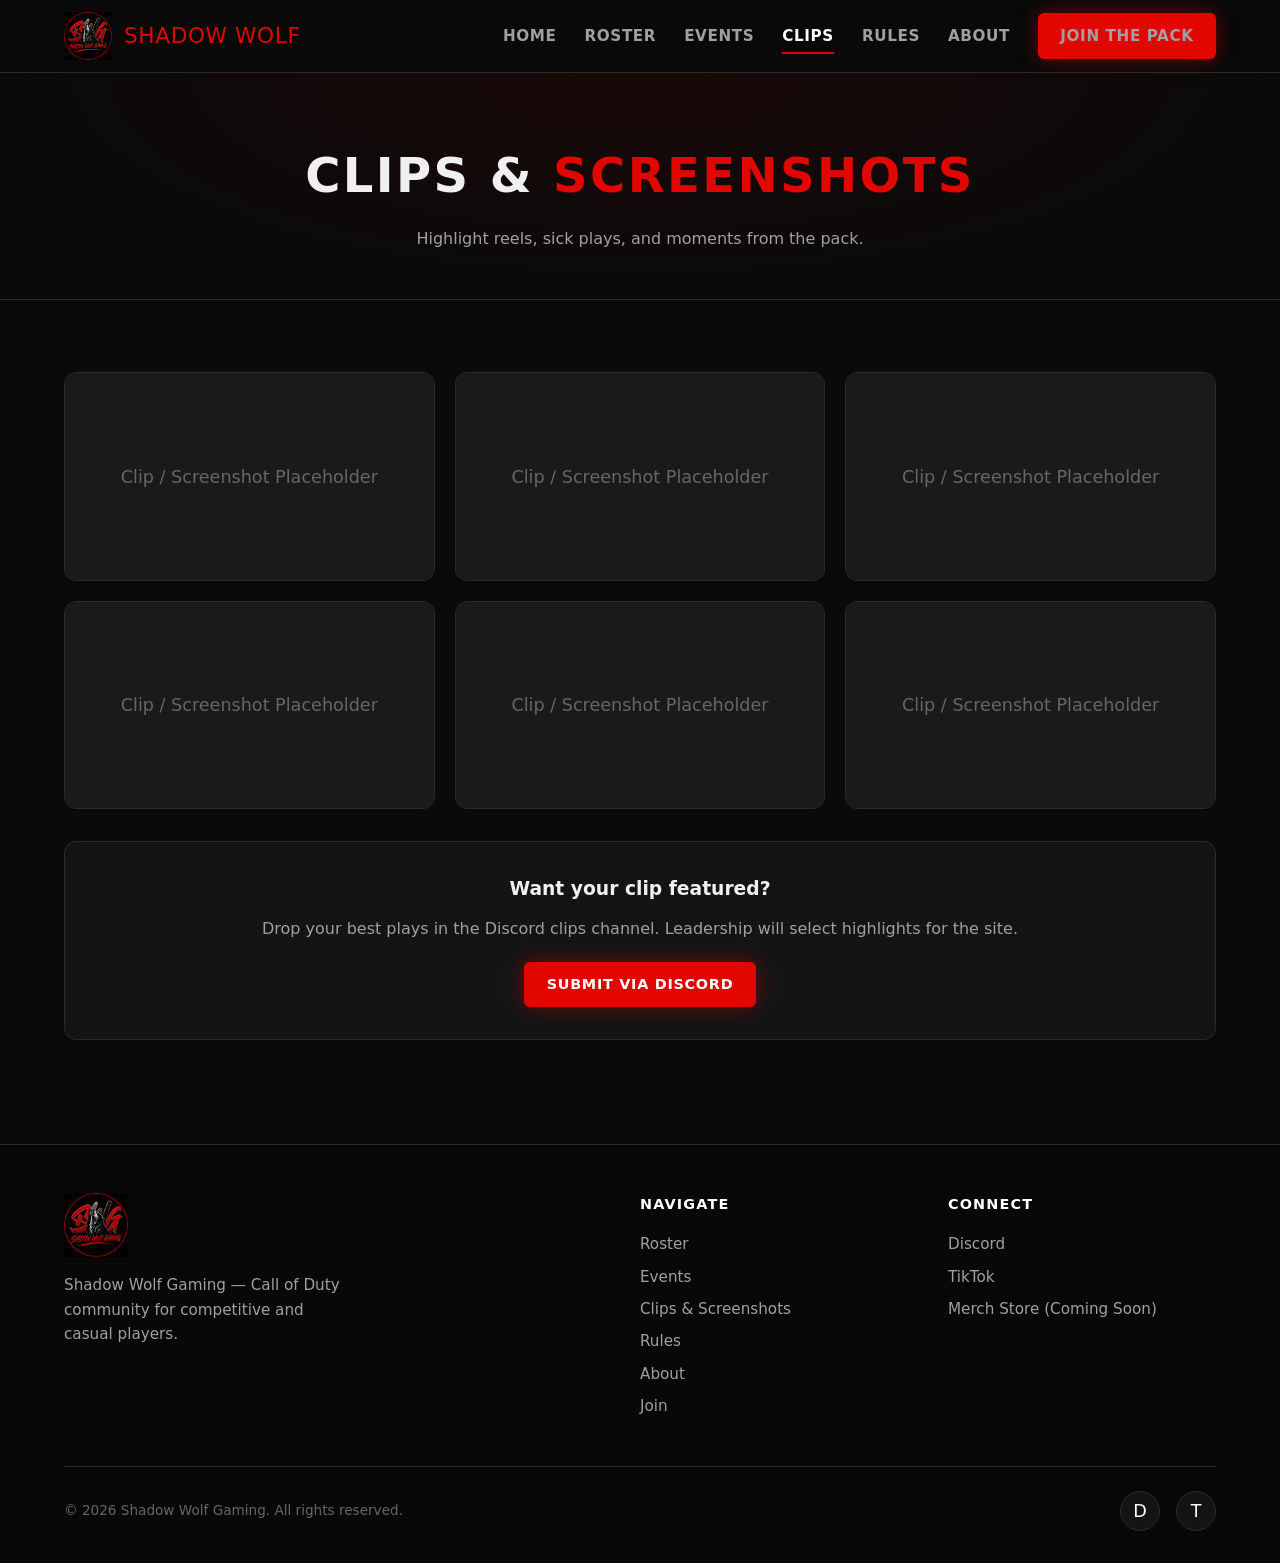
<file: Gallery.html>
<!DOCTYPE html>
<html lang="en">
<head>
  <meta charset="UTF-8" />
  <meta name="viewport" content="width=device-width, initial-scale=1.0" />
  <title>Clips & Screenshots | Shadow Wolf Gaming</title>
  <link rel="icon" href="logo-circle.png" type="image/png" />
  <link rel="stylesheet" href="styles.css" />
</head>
<body>
  <header class="site-header">
    <div class="container nav">
      <a href="index.html" class="logo-link">
        <img src="logo-circle.png" alt="Shadow Wolf Gaming" />
        <span class="logo-text">Shadow <span>Wolf</span></span>
      </a>
      <button class="nav-toggle" aria-label="Toggle menu">☰</button>
      <nav class="nav-links" id="navLinks">
        <a href="index.html">Home</a>
        <a href="roster.html">Roster</a>
        <a href="events.html">Events</a>
        <a href="gallery.html" class="active">Clips</a>
        <a href="rules.html">Rules</a>
        <a href="about.html">About</a>
        <a href="join.html" class="btn btn-primary">Join the Pack</a>
      </nav>
    </div>
  </header>

  <section class="page-hero">
    <div class="container">
      <h1>Clips & <span>Screenshots</span></h1>
      <p>Highlight reels, sick plays, and moments from the pack.</p>
    </div>
  </section>

  <section class="section">
    <div class="container">
      <div class="gallery-grid">
        <!-- Placeholder items – replace with real clips/screenshots later -->
        <div class="gallery-item">
          <div style="width:100%;height:100%;background:#1a1a1a;display:flex;align-items:center;justify-content:center;color:#666;font-size:1.1rem;">
            Clip / Screenshot Placeholder
          </div>
          <div class="overlay">
            <span>Coming Soon</span>
          </div>
        </div>
        <div class="gallery-item">
          <div style="width:100%;height:100%;background:#1a1a1a;display:flex;align-items:center;justify-content:center;color:#666;font-size:1.1rem;">
            Clip / Screenshot Placeholder
          </div>
          <div class="overlay">
            <span>Coming Soon</span>
          </div>
        </div>
        <div class="gallery-item">
          <div style="width:100%;height:100%;background:#1a1a1a;display:flex;align-items:center;justify-content:center;color:#666;font-size:1.1rem;">
            Clip / Screenshot Placeholder
          </div>
          <div class="overlay">
            <span>Coming Soon</span>
          </div>
        </div>
        <div class="gallery-item">
          <div style="width:100%;height:100%;background:#1a1a1a;display:flex;align-items:center;justify-content:center;color:#666;font-size:1.1rem;">
            Clip / Screenshot Placeholder
          </div>
          <div class="overlay">
            <span>Coming Soon</span>
          </div>
        </div>
        <div class="gallery-item">
          <div style="width:100%;height:100%;background:#1a1a1a;display:flex;align-items:center;justify-content:center;color:#666;font-size:1.1rem;">
            Clip / Screenshot Placeholder
          </div>
          <div class="overlay">
            <span>Coming Soon</span>
          </div>
        </div>
        <div class="gallery-item">
          <div style="width:100%;height:100%;background:#1a1a1a;display:flex;align-items:center;justify-content:center;color:#666;font-size:1.1rem;">
            Clip / Screenshot Placeholder
          </div>
          <div class="overlay">
            <span>Coming Soon</span>
          </div>
        </div>
      </div>

      <div class="mt-4 text-center" style="background: var(--bg-card); border: 1px solid var(--border); border-radius: 12px; padding: 2rem;">
        <h3 style="margin-bottom: 0.75rem;">Want your clip featured?</h3>
        <p style="color: var(--gray); margin-bottom: 1.25rem;">
          Drop your best plays in the Discord clips channel. Leadership will select highlights for the site.
        </p>
        <a href="https://discord.gg/vBjcun5h" target="_blank" rel="noopener" class="btn btn-primary">Submit via Discord</a>
      </div>
    </div>
  </section>

  <footer class="site-footer">
    <div class="container">
      <div class="footer-grid">
        <div class="footer-brand">
          <img src="logo-circle.png" alt="Shadow Wolf Gaming" style="height: 64px;" />
          <p>Shadow Wolf Gaming — Call of Duty community for competitive and casual players.</p>
        </div>
        <div class="footer-col">
          <h4>Navigate</h4>
          <a href="roster.html">Roster</a>
          <a href="events.html">Events</a>
          <a href="gallery.html">Clips & Screenshots</a>
          <a href="rules.html">Rules</a>
          <a href="about.html">About</a>
          <a href="join.html">Join</a>
        </div>
        <div class="footer-col">
          <h4>Connect</h4>
          <a href="https://discord.gg/vBjcun5h" target="_blank" rel="noopener">Discord</a>
          <a href="https://www.tiktok.com/@shadow_wolf_gaming_?_r=1&_t=ZS-99rucWfN9da" target="_blank" rel="noopener">TikTok</a>
          <a href="#">Merch Store (Coming Soon)</a>
        </div>
      </div>
      <div class="footer-bottom">
        <span>© 2026 Shadow Wolf Gaming. All rights reserved.</span>
        <div class="social-links">
          <a href="https://discord.gg/vBjcun5h" target="_blank" rel="noopener" title="Discord">D</a>
          <a href="https://www.tiktok.com/@shadow_wolf_gaming_?_r=1&_t=ZS-99rucWfN9da" target="_blank" rel="noopener" title="TikTok">T</a>
        </div>
      </div>
    </div>
  </footer>

  <script src="main.js"></script>
</body>
</html>
</file>
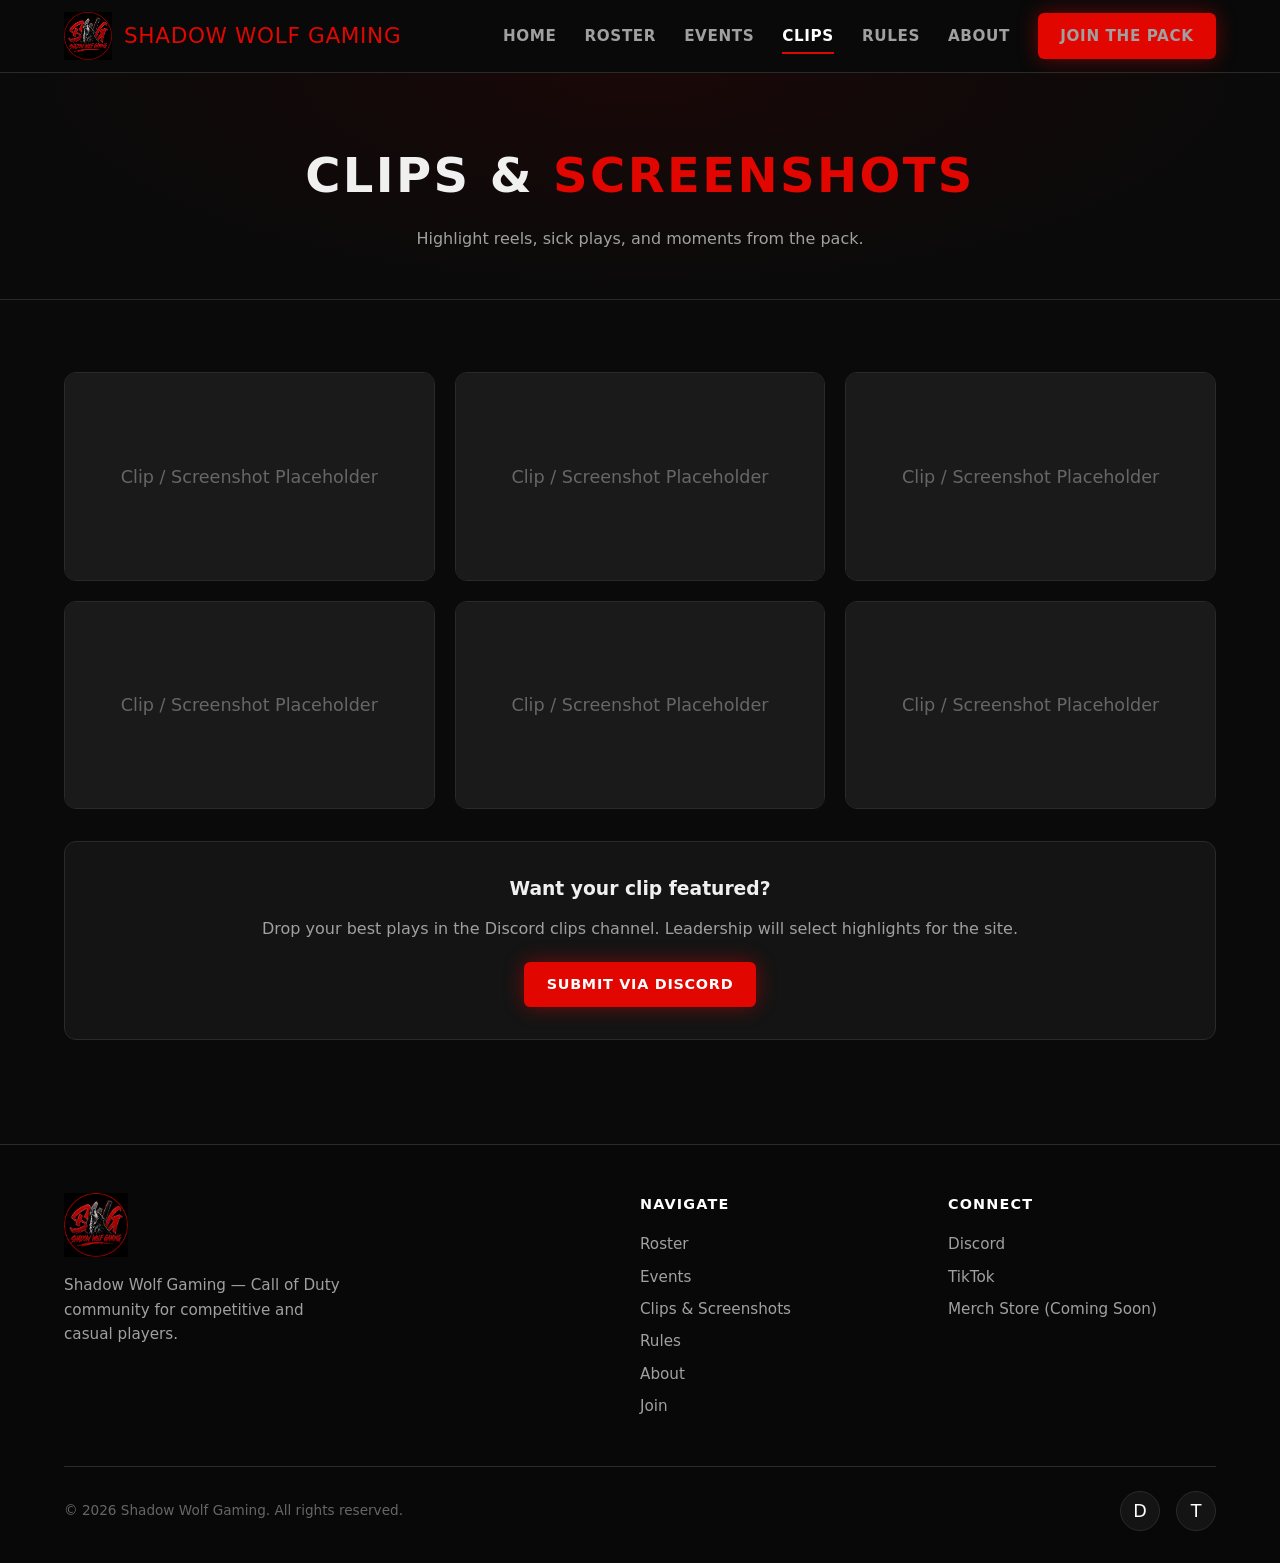
<file: gallery.html>
<!DOCTYPE html>
<html lang="en">
<head>
  <meta charset="UTF-8" />
  <meta name="viewport" content="width=device-width, initial-scale=1.0" />
  <title>Clips & Screenshots | Shadow Wolf Gaming</title>
  <link rel="icon" href="logo-circle.png" type="image/png" />
  <link rel="stylesheet" href="styles.css" />
</head>
<body>
  <header class="site-header">
    <div class="container nav">
      <a href="index.html" class="logo-link">
        <img src="logo-circle.png" alt="Shadow Wolf Gaming" />
        <span class="logo-text">Shadow Wolf <span>Gaming</span></span>
      </a>
      <button class="nav-toggle" aria-label="Toggle menu">☰</button>
      <nav class="nav-links" id="navLinks">
        <a href="index.html">Home</a>
        <a href="roster.html">Roster</a>
        <a href="events.html">Events</a>
        <a href="gallery.html" class="active">Clips</a>
        <a href="rules.html">Rules</a>
        <a href="about.html">About</a>
        <a href="join.html" class="btn btn-primary">Join the Pack</a>
      </nav>
    </div>
  </header>

  <section class="page-hero">
    <div class="container">
      <h1>Clips & <span>Screenshots</span></h1>
      <p>Highlight reels, sick plays, and moments from the pack.</p>
    </div>
  </section>

  <section class="section">
    <div class="container">
      <div class="gallery-grid">
        <!-- Placeholder items – replace with real clips/screenshots later -->
        <div class="gallery-item">
          <div style="width:100%;height:100%;background:#1a1a1a;display:flex;align-items:center;justify-content:center;color:#666;font-size:1.1rem;">
            Clip / Screenshot Placeholder
          </div>
          <div class="overlay">
            <span>Coming Soon</span>
          </div>
        </div>
        <div class="gallery-item">
          <div style="width:100%;height:100%;background:#1a1a1a;display:flex;align-items:center;justify-content:center;color:#666;font-size:1.1rem;">
            Clip / Screenshot Placeholder
          </div>
          <div class="overlay">
            <span>Coming Soon</span>
          </div>
        </div>
        <div class="gallery-item">
          <div style="width:100%;height:100%;background:#1a1a1a;display:flex;align-items:center;justify-content:center;color:#666;font-size:1.1rem;">
            Clip / Screenshot Placeholder
          </div>
          <div class="overlay">
            <span>Coming Soon</span>
          </div>
        </div>
        <div class="gallery-item">
          <div style="width:100%;height:100%;background:#1a1a1a;display:flex;align-items:center;justify-content:center;color:#666;font-size:1.1rem;">
            Clip / Screenshot Placeholder
          </div>
          <div class="overlay">
            <span>Coming Soon</span>
          </div>
        </div>
        <div class="gallery-item">
          <div style="width:100%;height:100%;background:#1a1a1a;display:flex;align-items:center;justify-content:center;color:#666;font-size:1.1rem;">
            Clip / Screenshot Placeholder
          </div>
          <div class="overlay">
            <span>Coming Soon</span>
          </div>
        </div>
        <div class="gallery-item">
          <div style="width:100%;height:100%;background:#1a1a1a;display:flex;align-items:center;justify-content:center;color:#666;font-size:1.1rem;">
            Clip / Screenshot Placeholder
          </div>
          <div class="overlay">
            <span>Coming Soon</span>
          </div>
        </div>
      </div>

      <div class="mt-4 text-center" style="background: var(--bg-card); border: 1px solid var(--border); border-radius: 12px; padding: 2rem;">
        <h3 style="margin-bottom: 0.75rem;">Want your clip featured?</h3>
        <p style="color: var(--gray); margin-bottom: 1.25rem;">
          Drop your best plays in the Discord clips channel. Leadership will select highlights for the site.
        </p>
        <a href="https://discord.gg/vBjcun5h" target="_blank" rel="noopener" class="btn btn-primary">Submit via Discord</a>
      </div>
    </div>
  </section>

  <footer class="site-footer">
    <div class="container">
      <div class="footer-grid">
        <div class="footer-brand">
          <img src="logo-circle.png" alt="Shadow Wolf Gaming" style="height: 64px;" />
          <p>Shadow Wolf Gaming — Call of Duty community for competitive and casual players.</p>
        </div>
        <div class="footer-col">
          <h4>Navigate</h4>
          <a href="roster.html">Roster</a>
          <a href="events.html">Events</a>
          <a href="gallery.html">Clips & Screenshots</a>
          <a href="rules.html">Rules</a>
          <a href="about.html">About</a>
          <a href="join.html">Join</a>
        </div>
        <div class="footer-col">
          <h4>Connect</h4>
          <a href="https://discord.gg/vBjcun5h" target="_blank" rel="noopener">Discord</a>
          <a href="https://www.tiktok.com/@shadow_wolf_gaming_?_r=1&_t=ZS-99rucWfN9da" target="_blank" rel="noopener">TikTok</a>
          <a href="#">Merch Store (Coming Soon)</a>
        </div>
      </div>
      <div class="footer-bottom">
        <span>© 2026 Shadow Wolf Gaming. All rights reserved.</span>
        <div class="social-links">
          <a href="https://discord.gg/vBjcun5h" target="_blank" rel="noopener" title="Discord">D</a>
          <a href="https://www.tiktok.com/@shadow_wolf_gaming_?_r=1&_t=ZS-99rucWfN9da" target="_blank" rel="noopener" title="TikTok">T</a>
        </div>
      </div>
    </div>
  </footer>

  <script src="main.js"></script>
</body>
</html>
</file>
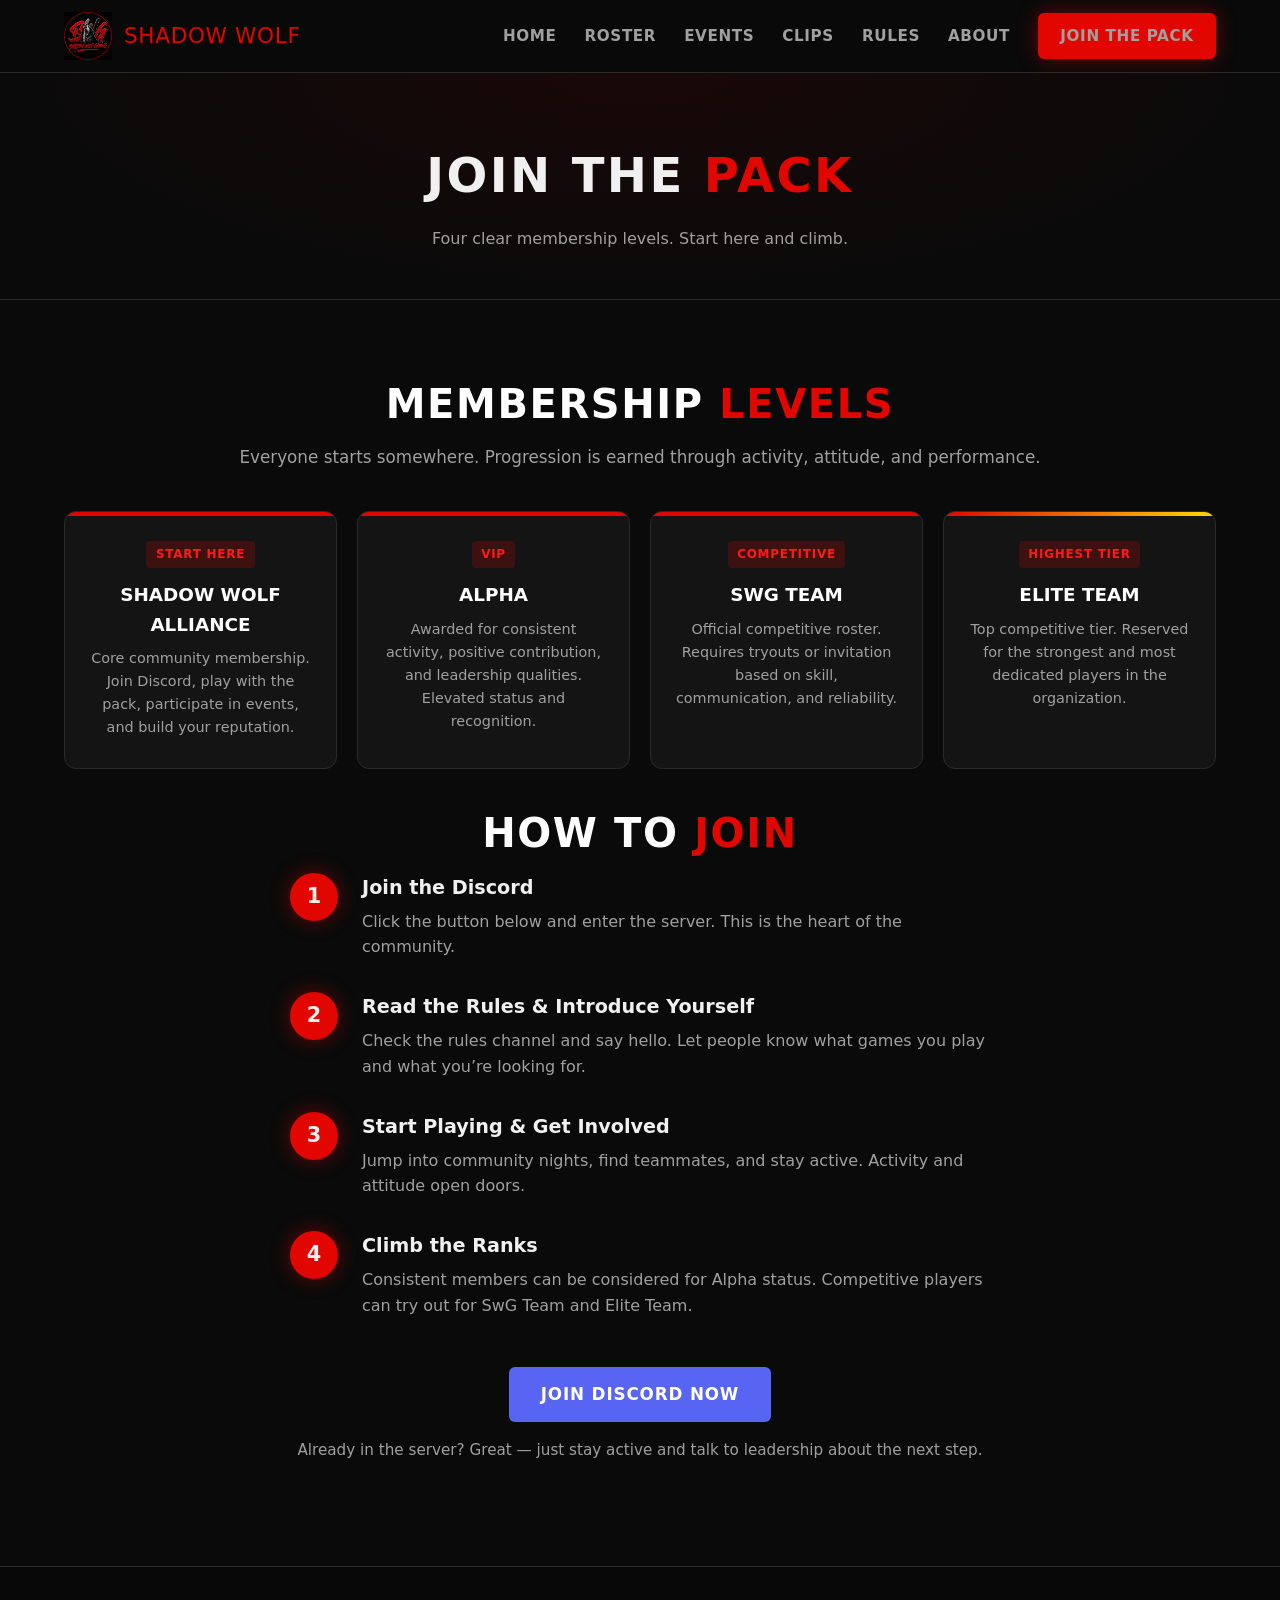
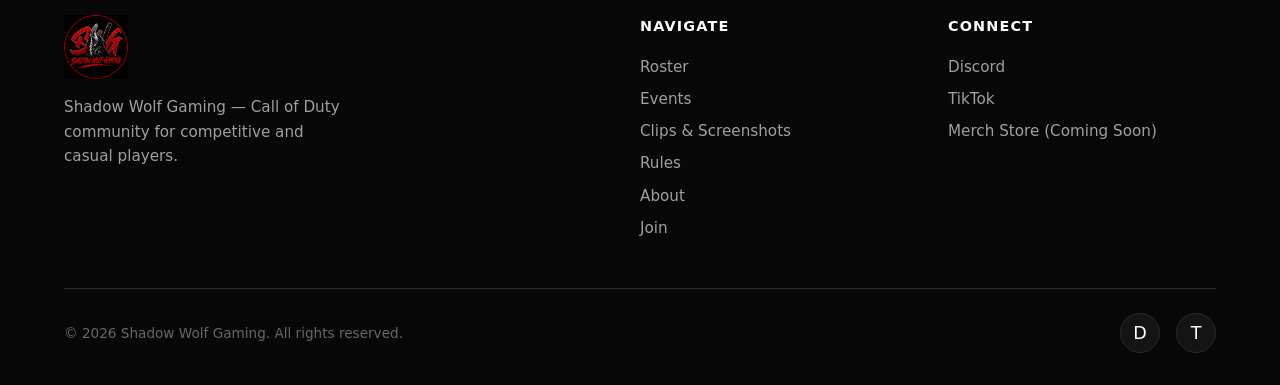
<file: Join.html>
<!DOCTYPE html>
<html lang="en">
<head>
  <meta charset="UTF-8" />
  <meta name="viewport" content="width=device-width, initial-scale=1.0" />
  <title>Join the Pack | Shadow Wolf Gaming</title>
  <link rel="icon" href="logo-circle.png" type="image/png" />
  <link rel="stylesheet" href="styles.css" />
</head>
<body>
  <header class="site-header">
    <div class="container nav">
      <a href="index.html" class="logo-link">
        <img src="logo-circle.png" alt="Shadow Wolf Gaming" />
        <span class="logo-text">Shadow <span>Wolf</span></span>
      </a>
      <button class="nav-toggle" aria-label="Toggle menu">☰</button>
      <nav class="nav-links" id="navLinks">
        <a href="index.html">Home</a>
        <a href="roster.html">Roster</a>
        <a href="events.html">Events</a>
        <a href="gallery.html">Clips</a>
        <a href="rules.html">Rules</a>
        <a href="about.html">About</a>
        <a href="join.html" class="btn btn-primary">Join the Pack</a>
      </nav>
    </div>
  </header>

  <section class="page-hero">
    <div class="container">
      <h1>Join the <span>Pack</span></h1>
      <p>Four clear membership levels. Start here and climb.</p>
    </div>
  </section>

  <section class="section">
    <div class="container">
      <h2 class="section-title text-center">Membership <span>Levels</span></h2>
      <p class="section-subtitle text-center">Everyone starts somewhere. Progression is earned through activity, attitude, and performance.</p>

      <div class="levels-grid mb-4">
        <div class="level-card">
          <div class="level-tag">Start Here</div>
          <h3>Shadow Wolf Alliance</h3>
          <p>Core community membership. Join Discord, play with the pack, participate in events, and build your reputation.</p>
        </div>
        <div class="level-card">
          <div class="level-tag">VIP</div>
          <h3>Alpha</h3>
          <p>Awarded for consistent activity, positive contribution, and leadership qualities. Elevated status and recognition.</p>
        </div>
        <div class="level-card">
          <div class="level-tag">Competitive</div>
          <h3>SwG Team</h3>
          <p>Official competitive roster. Requires tryouts or invitation based on skill, communication, and reliability.</p>
        </div>
        <div class="level-card elite">
          <div class="level-tag">Highest Tier</div>
          <h3>Elite Team</h3>
          <p>Top competitive tier. Reserved for the strongest and most dedicated players in the organization.</p>
        </div>
      </div>

      <h2 class="section-title text-center">How to <span>Join</span></h2>

      <div class="join-steps">
        <div class="step">
          <div class="step-num">1</div>
          <div>
            <h3>Join the Discord</h3>
            <p>Click the button below and enter the server. This is the heart of the community.</p>
          </div>
        </div>
        <div class="step">
          <div class="step-num">2</div>
          <div>
            <h3>Read the Rules & Introduce Yourself</h3>
            <p>Check the rules channel and say hello. Let people know what games you play and what you’re looking for.</p>
          </div>
        </div>
        <div class="step">
          <div class="step-num">3</div>
          <div>
            <h3>Start Playing & Get Involved</h3>
            <p>Jump into community nights, find teammates, and stay active. Activity and attitude open doors.</p>
          </div>
        </div>
        <div class="step">
          <div class="step-num">4</div>
          <div>
            <h3>Climb the Ranks</h3>
            <p>Consistent members can be considered for Alpha status. Competitive players can try out for SwG Team and Elite Team.</p>
          </div>
        </div>
      </div>

      <div class="text-center">
        <a href="https://discord.gg/vBjcun5h" target="_blank" rel="noopener" class="btn btn-discord" style="font-size: 1.05rem; padding: 0.9rem 2rem;">
          Join Discord Now
        </a>
        <p style="color: var(--gray); margin-top: 1rem; font-size: 0.95rem;">
          Already in the server? Great — just stay active and talk to leadership about the next step.
        </p>
      </div>
    </div>
  </section>

  <footer class="site-footer">
    <div class="container">
      <div class="footer-grid">
        <div class="footer-brand">
          <img src="logo-circle.png" alt="Shadow Wolf Gaming" style="height: 64px;" />
          <p>Shadow Wolf Gaming — Call of Duty community for competitive and casual players.</p>
        </div>
        <div class="footer-col">
          <h4>Navigate</h4>
          <a href="roster.html">Roster</a>
          <a href="events.html">Events</a>
          <a href="gallery.html">Clips & Screenshots</a>
          <a href="rules.html">Rules</a>
          <a href="about.html">About</a>
          <a href="join.html">Join</a>
        </div>
        <div class="footer-col">
          <h4>Connect</h4>
          <a href="https://discord.gg/vBjcun5h" target="_blank" rel="noopener">Discord</a>
          <a href="https://www.tiktok.com/@shadow_wolf_gaming_?_r=1&_t=ZS-99rucWfN9da" target="_blank" rel="noopener">TikTok</a>
          <a href="#">Merch Store (Coming Soon)</a>
        </div>
      </div>
      <div class="footer-bottom">
        <span>© 2026 Shadow Wolf Gaming. All rights reserved.</span>
        <div class="social-links">
          <a href="https://discord.gg/vBjcun5h" target="_blank" rel="noopener" title="Discord">D</a>
          <a href="https://www.tiktok.com/@shadow_wolf_gaming_?_r=1&_t=ZS-99rucWfN9da" target="_blank" rel="noopener" title="TikTok">T</a>
        </div>
      </div>
    </div>
  </footer>

  <script src="main.js"></script>
</body>
</html>
</file>
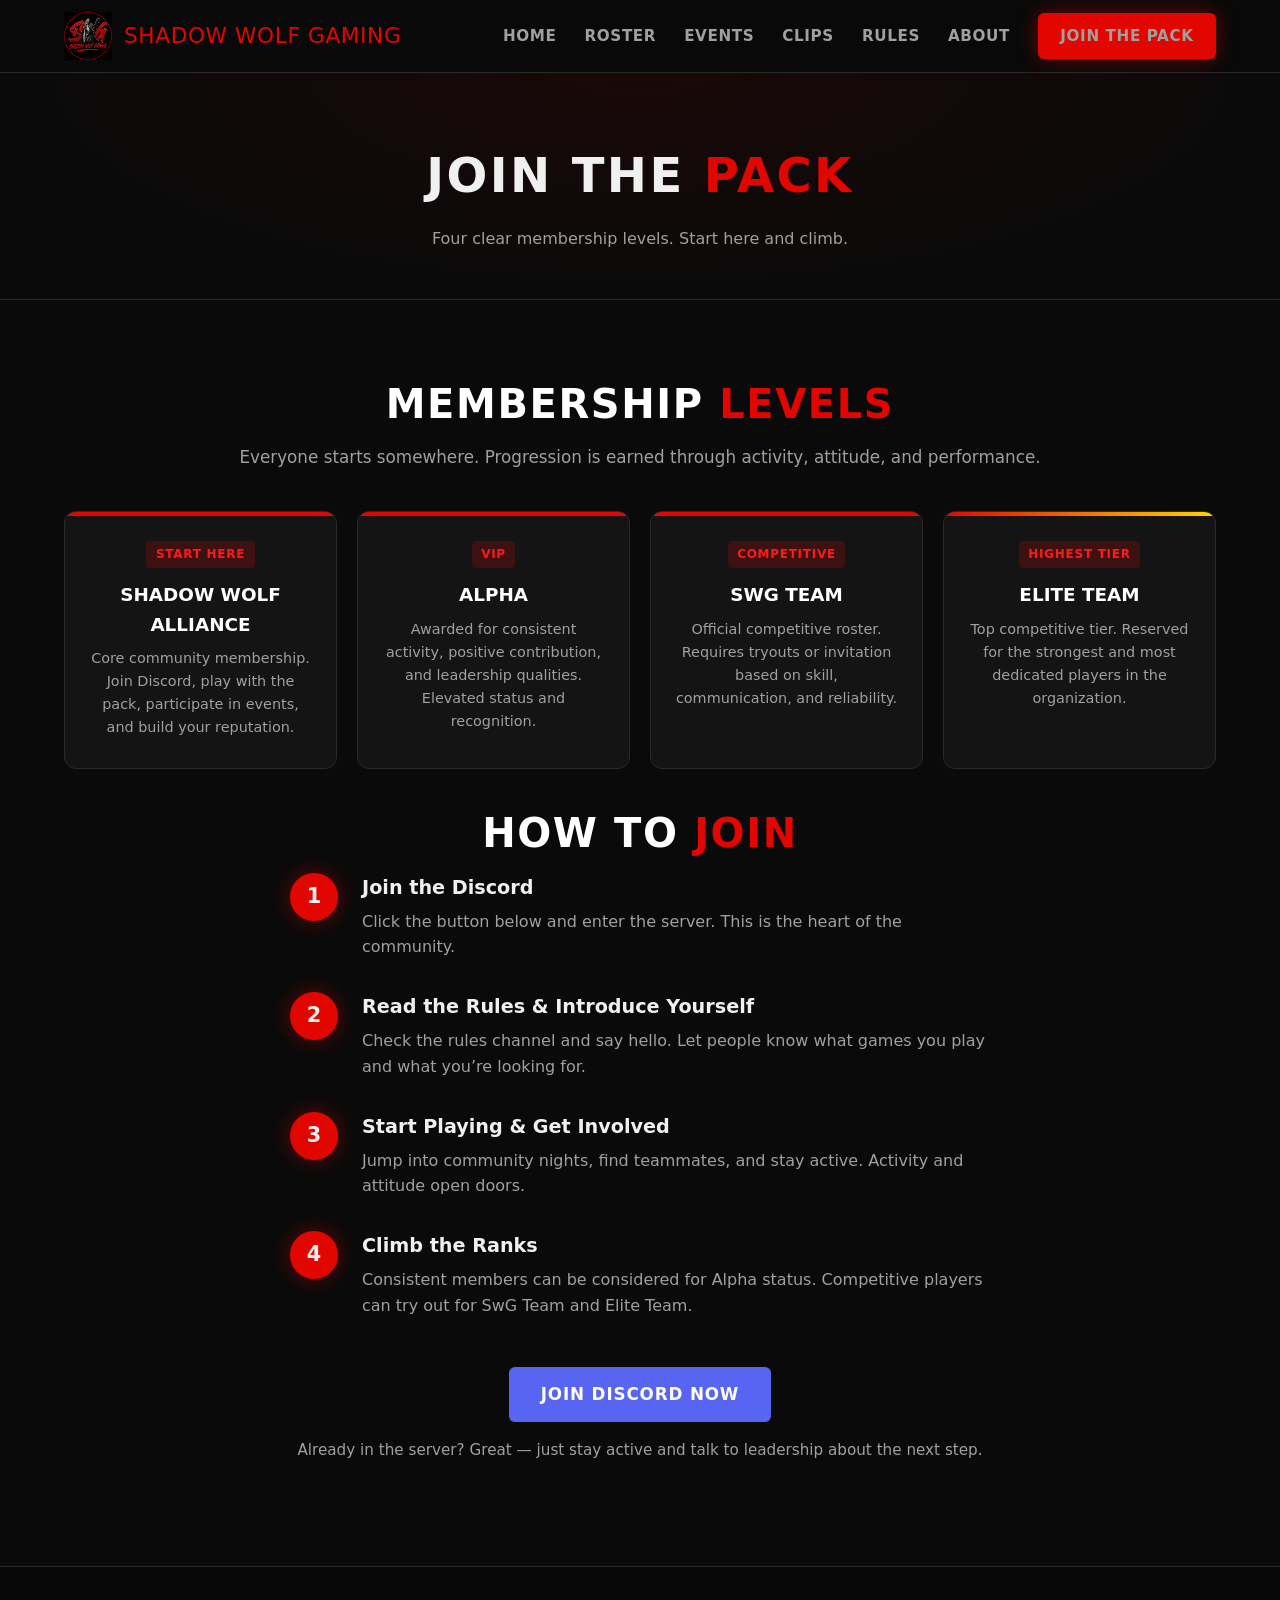
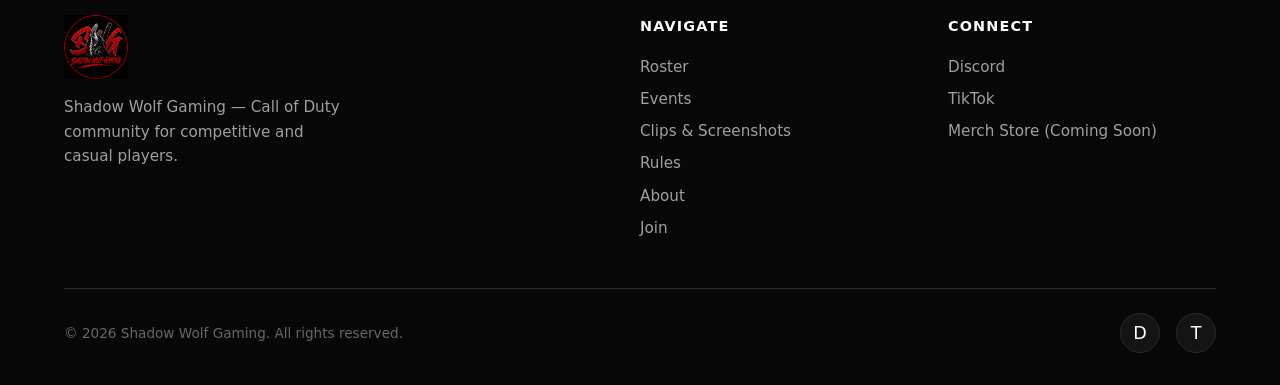
<file: join.html>
<!DOCTYPE html>
<html lang="en">
<head>
  <meta charset="UTF-8" />
  <meta name="viewport" content="width=device-width, initial-scale=1.0" />
  <title>Join the Pack | Shadow Wolf Gaming</title>
  <link rel="icon" href="logo-circle.png" type="image/png" />
  <link rel="stylesheet" href="styles.css" />
</head>
<body>
  <header class="site-header">
    <div class="container nav">
      <a href="index.html" class="logo-link">
        <img src="logo-circle.png" alt="Shadow Wolf Gaming" />
        <span class="logo-text">Shadow Wolf <span>Gaming</span></span>
      </a>
      <button class="nav-toggle" aria-label="Toggle menu">☰</button>
      <nav class="nav-links" id="navLinks">
        <a href="index.html">Home</a>
        <a href="roster.html">Roster</a>
        <a href="events.html">Events</a>
        <a href="gallery.html">Clips</a>
        <a href="rules.html">Rules</a>
        <a href="about.html">About</a>
        <a href="join.html" class="btn btn-primary">Join the Pack</a>
      </nav>
    </div>
  </header>

  <section class="page-hero">
    <div class="container">
      <h1>Join the <span>Pack</span></h1>
      <p>Four clear membership levels. Start here and climb.</p>
    </div>
  </section>

  <section class="section">
    <div class="container">
      <h2 class="section-title text-center">Membership <span>Levels</span></h2>
      <p class="section-subtitle text-center">Everyone starts somewhere. Progression is earned through activity, attitude, and performance.</p>

      <div class="levels-grid mb-4">
        <div class="level-card">
          <div class="level-tag">Start Here</div>
          <h3>Shadow Wolf Alliance</h3>
          <p>Core community membership. Join Discord, play with the pack, participate in events, and build your reputation.</p>
        </div>
        <div class="level-card">
          <div class="level-tag">VIP</div>
          <h3>Alpha</h3>
          <p>Awarded for consistent activity, positive contribution, and leadership qualities. Elevated status and recognition.</p>
        </div>
        <div class="level-card">
          <div class="level-tag">Competitive</div>
          <h3>SwG Team</h3>
          <p>Official competitive roster. Requires tryouts or invitation based on skill, communication, and reliability.</p>
        </div>
        <div class="level-card elite">
          <div class="level-tag">Highest Tier</div>
          <h3>Elite Team</h3>
          <p>Top competitive tier. Reserved for the strongest and most dedicated players in the organization.</p>
        </div>
      </div>

      <h2 class="section-title text-center">How to <span>Join</span></h2>

      <div class="join-steps">
        <div class="step">
          <div class="step-num">1</div>
          <div>
            <h3>Join the Discord</h3>
            <p>Click the button below and enter the server. This is the heart of the community.</p>
          </div>
        </div>
        <div class="step">
          <div class="step-num">2</div>
          <div>
            <h3>Read the Rules & Introduce Yourself</h3>
            <p>Check the rules channel and say hello. Let people know what games you play and what you’re looking for.</p>
          </div>
        </div>
        <div class="step">
          <div class="step-num">3</div>
          <div>
            <h3>Start Playing & Get Involved</h3>
            <p>Jump into community nights, find teammates, and stay active. Activity and attitude open doors.</p>
          </div>
        </div>
        <div class="step">
          <div class="step-num">4</div>
          <div>
            <h3>Climb the Ranks</h3>
            <p>Consistent members can be considered for Alpha status. Competitive players can try out for SwG Team and Elite Team.</p>
          </div>
        </div>
      </div>

      <div class="text-center">
        <a href="https://discord.gg/vBjcun5h" target="_blank" rel="noopener" class="btn btn-discord" style="font-size: 1.05rem; padding: 0.9rem 2rem;">
          Join Discord Now
        </a>
        <p style="color: var(--gray); margin-top: 1rem; font-size: 0.95rem;">
          Already in the server? Great — just stay active and talk to leadership about the next step.
        </p>
      </div>
    </div>
  </section>

  <footer class="site-footer">
    <div class="container">
      <div class="footer-grid">
        <div class="footer-brand">
          <img src="logo-circle.png" alt="Shadow Wolf Gaming" style="height: 64px;" />
          <p>Shadow Wolf Gaming — Call of Duty community for competitive and casual players.</p>
        </div>
        <div class="footer-col">
          <h4>Navigate</h4>
          <a href="roster.html">Roster</a>
          <a href="events.html">Events</a>
          <a href="gallery.html">Clips & Screenshots</a>
          <a href="rules.html">Rules</a>
          <a href="about.html">About</a>
          <a href="join.html">Join</a>
        </div>
        <div class="footer-col">
          <h4>Connect</h4>
          <a href="https://discord.gg/vBjcun5h" target="_blank" rel="noopener">Discord</a>
          <a href="https://www.tiktok.com/@shadow_wolf_gaming_?_r=1&_t=ZS-99rucWfN9da" target="_blank" rel="noopener">TikTok</a>
          <a href="#">Merch Store (Coming Soon)</a>
        </div>
      </div>
      <div class="footer-bottom">
        <span>© 2026 Shadow Wolf Gaming. All rights reserved.</span>
        <div class="social-links">
          <a href="https://discord.gg/vBjcun5h" target="_blank" rel="noopener" title="Discord">D</a>
          <a href="https://www.tiktok.com/@shadow_wolf_gaming_?_r=1&_t=ZS-99rucWfN9da" target="_blank" rel="noopener" title="TikTok">T</a>
        </div>
      </div>
    </div>
  </footer>

  <script src="main.js"></script>
</body>
</html>
</file>
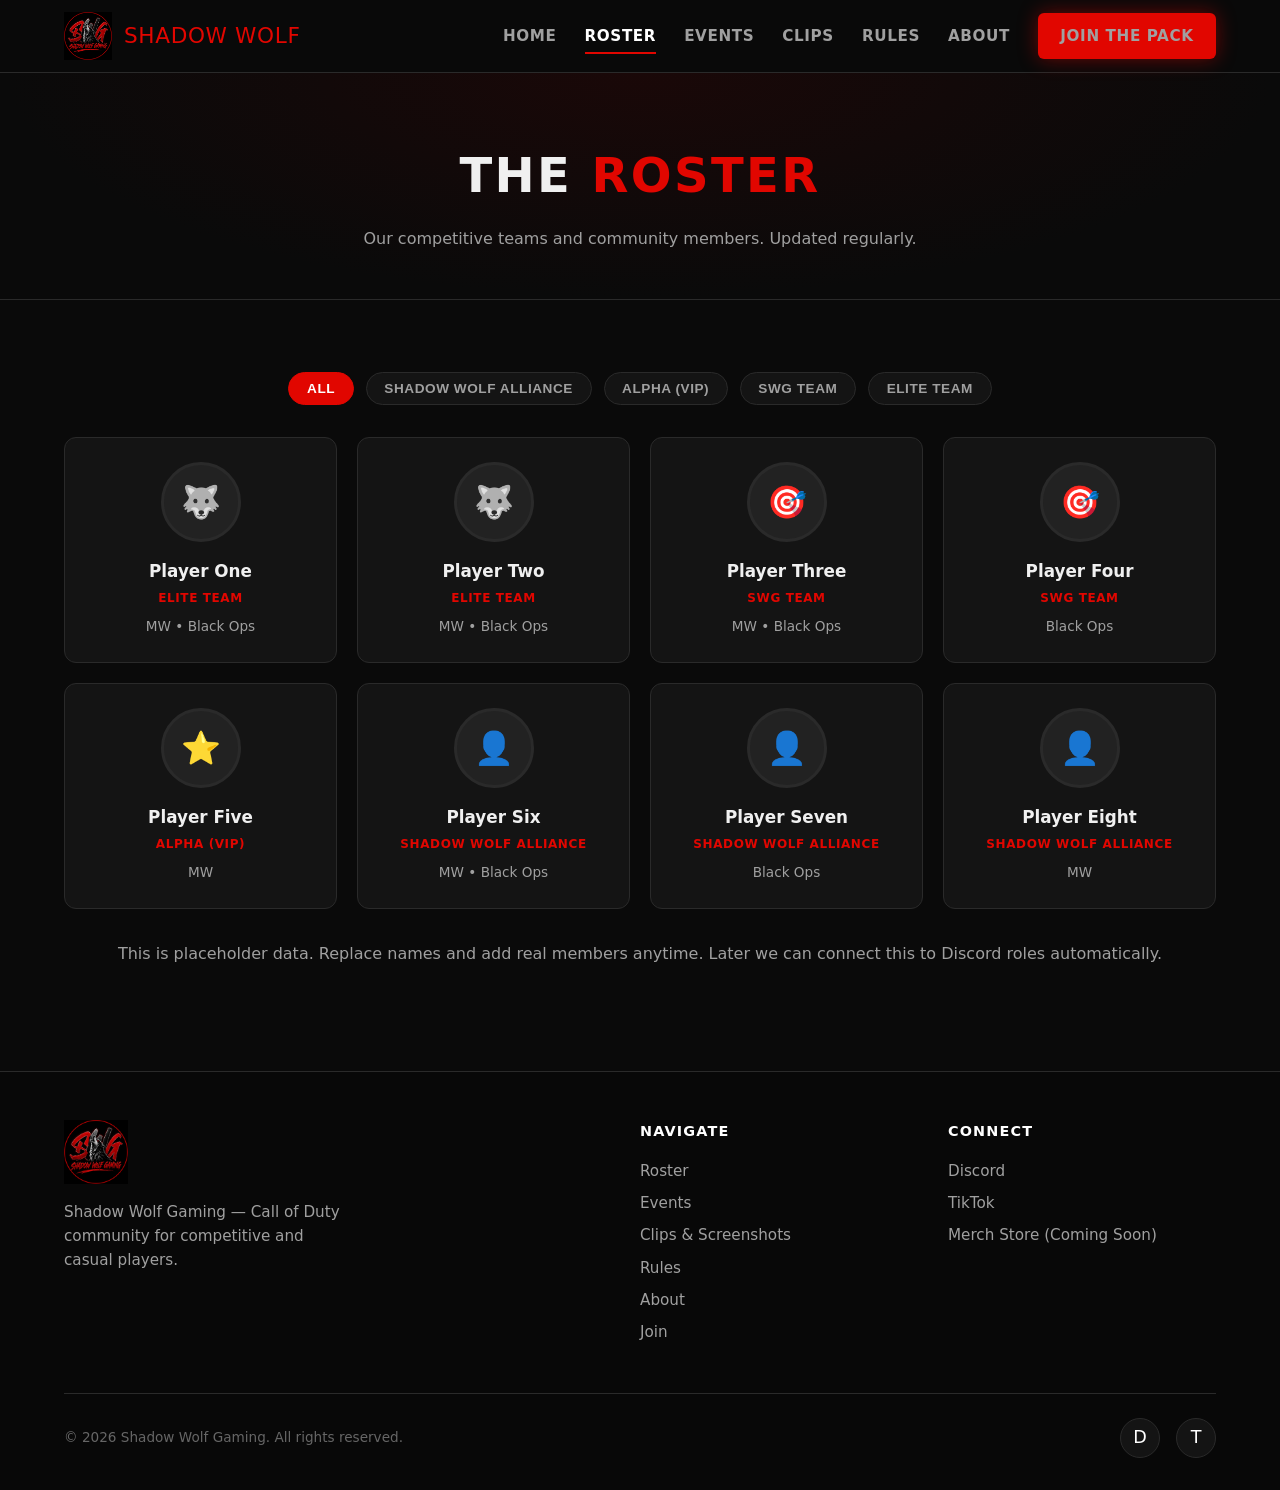
<file: Roster.html>
<!DOCTYPE html>
<html lang="en">
<head>
  <meta charset="UTF-8" />
  <meta name="viewport" content="width=device-width, initial-scale=1.0" />
  <title>Roster | Shadow Wolf Gaming</title>
  <link rel="icon" href="logo-circle.png" type="image/png" />
  <link rel="stylesheet" href="styles.css" />
</head>
<body>
  <header class="site-header">
    <div class="container nav">
      <a href="index.html" class="logo-link">
        <img src="logo-circle.png" alt="Shadow Wolf Gaming" />
        <span class="logo-text">Shadow <span>Wolf</span></span>
      </a>
      <button class="nav-toggle" aria-label="Toggle menu">☰</button>
      <nav class="nav-links" id="navLinks">
        <a href="index.html">Home</a>
        <a href="roster.html" class="active">Roster</a>
        <a href="events.html">Events</a>
        <a href="gallery.html">Clips</a>
        <a href="rules.html">Rules</a>
        <a href="about.html">About</a>
        <a href="join.html" class="btn btn-primary">Join the Pack</a>
      </nav>
    </div>
  </header>

  <section class="page-hero">
    <div class="container">
      <h1>The <span>Roster</span></h1>
      <p>Our competitive teams and community members. Updated regularly.</p>
    </div>
  </section>

  <section class="section">
    <div class="container">
      <div class="roster-filters">
        <button class="filter-btn active" data-filter="all">All</button>
        <button class="filter-btn" data-filter="alliance">Shadow Wolf Alliance</button>
        <button class="filter-btn" data-filter="alpha">Alpha (VIP)</button>
        <button class="filter-btn" data-filter="swg">SwG Team</button>
        <button class="filter-btn" data-filter="elite">Elite Team</button>
      </div>

      <div class="member-grid" id="memberGrid">
        <!-- Placeholder members – replace with real names later -->
        <div class="member-card" data-role="elite">
          <div class="member-avatar">🐺</div>
          <h3>Player One</h3>
          <div class="member-role">Elite Team</div>
          <div class="member-games">MW • Black Ops</div>
        </div>
        <div class="member-card" data-role="elite">
          <div class="member-avatar">🐺</div>
          <h3>Player Two</h3>
          <div class="member-role">Elite Team</div>
          <div class="member-games">MW • Black Ops</div>
        </div>
        <div class="member-card" data-role="swg">
          <div class="member-avatar">🎯</div>
          <h3>Player Three</h3>
          <div class="member-role">SwG Team</div>
          <div class="member-games">MW • Black Ops</div>
        </div>
        <div class="member-card" data-role="swg">
          <div class="member-avatar">🎯</div>
          <h3>Player Four</h3>
          <div class="member-role">SwG Team</div>
          <div class="member-games">Black Ops</div>
        </div>
        <div class="member-card" data-role="alpha">
          <div class="member-avatar">⭐</div>
          <h3>Player Five</h3>
          <div class="member-role">Alpha (VIP)</div>
          <div class="member-games">MW</div>
        </div>
        <div class="member-card" data-role="alliance">
          <div class="member-avatar">👤</div>
          <h3>Player Six</h3>
          <div class="member-role">Shadow Wolf Alliance</div>
          <div class="member-games">MW • Black Ops</div>
        </div>
        <div class="member-card" data-role="alliance">
          <div class="member-avatar">👤</div>
          <h3>Player Seven</h3>
          <div class="member-role">Shadow Wolf Alliance</div>
          <div class="member-games">Black Ops</div>
        </div>
        <div class="member-card" data-role="alliance">
          <div class="member-avatar">👤</div>
          <h3>Player Eight</h3>
          <div class="member-role">Shadow Wolf Alliance</div>
          <div class="member-games">MW</div>
        </div>
      </div>

      <p class="text-center mt-4" style="color: var(--gray);">
        This is placeholder data. Replace names and add real members anytime.  
        Later we can connect this to Discord roles automatically.
      </p>
    </div>
  </section>

  <footer class="site-footer">
    <div class="container">
      <div class="footer-grid">
        <div class="footer-brand">
          <img src="logo-circle.png" alt="Shadow Wolf Gaming" style="height: 64px;" />
          <p>Shadow Wolf Gaming — Call of Duty community for competitive and casual players.</p>
        </div>
        <div class="footer-col">
          <h4>Navigate</h4>
          <a href="roster.html">Roster</a>
          <a href="events.html">Events</a>
          <a href="gallery.html">Clips & Screenshots</a>
          <a href="rules.html">Rules</a>
          <a href="about.html">About</a>
          <a href="join.html">Join</a>
        </div>
        <div class="footer-col">
          <h4>Connect</h4>
          <a href="https://discord.gg/vBjcun5h" target="_blank" rel="noopener">Discord</a>
          <a href="https://www.tiktok.com/@shadow_wolf_gaming_?_r=1&_t=ZS-99rucWfN9da" target="_blank" rel="noopener">TikTok</a>
          <a href="#">Merch Store (Coming Soon)</a>
        </div>
      </div>
      <div class="footer-bottom">
        <span>© 2026 Shadow Wolf Gaming. All rights reserved.</span>
        <div class="social-links">
          <a href="https://discord.gg/vBjcun5h" target="_blank" rel="noopener" title="Discord">D</a>
          <a href="https://www.tiktok.com/@shadow_wolf_gaming_?_r=1&_t=ZS-99rucWfN9da" target="_blank" rel="noopener" title="TikTok">T</a>
        </div>
      </div>
    </div>
  </footer>

  <script src="main.js"></script>
</body>
</html>
</file>
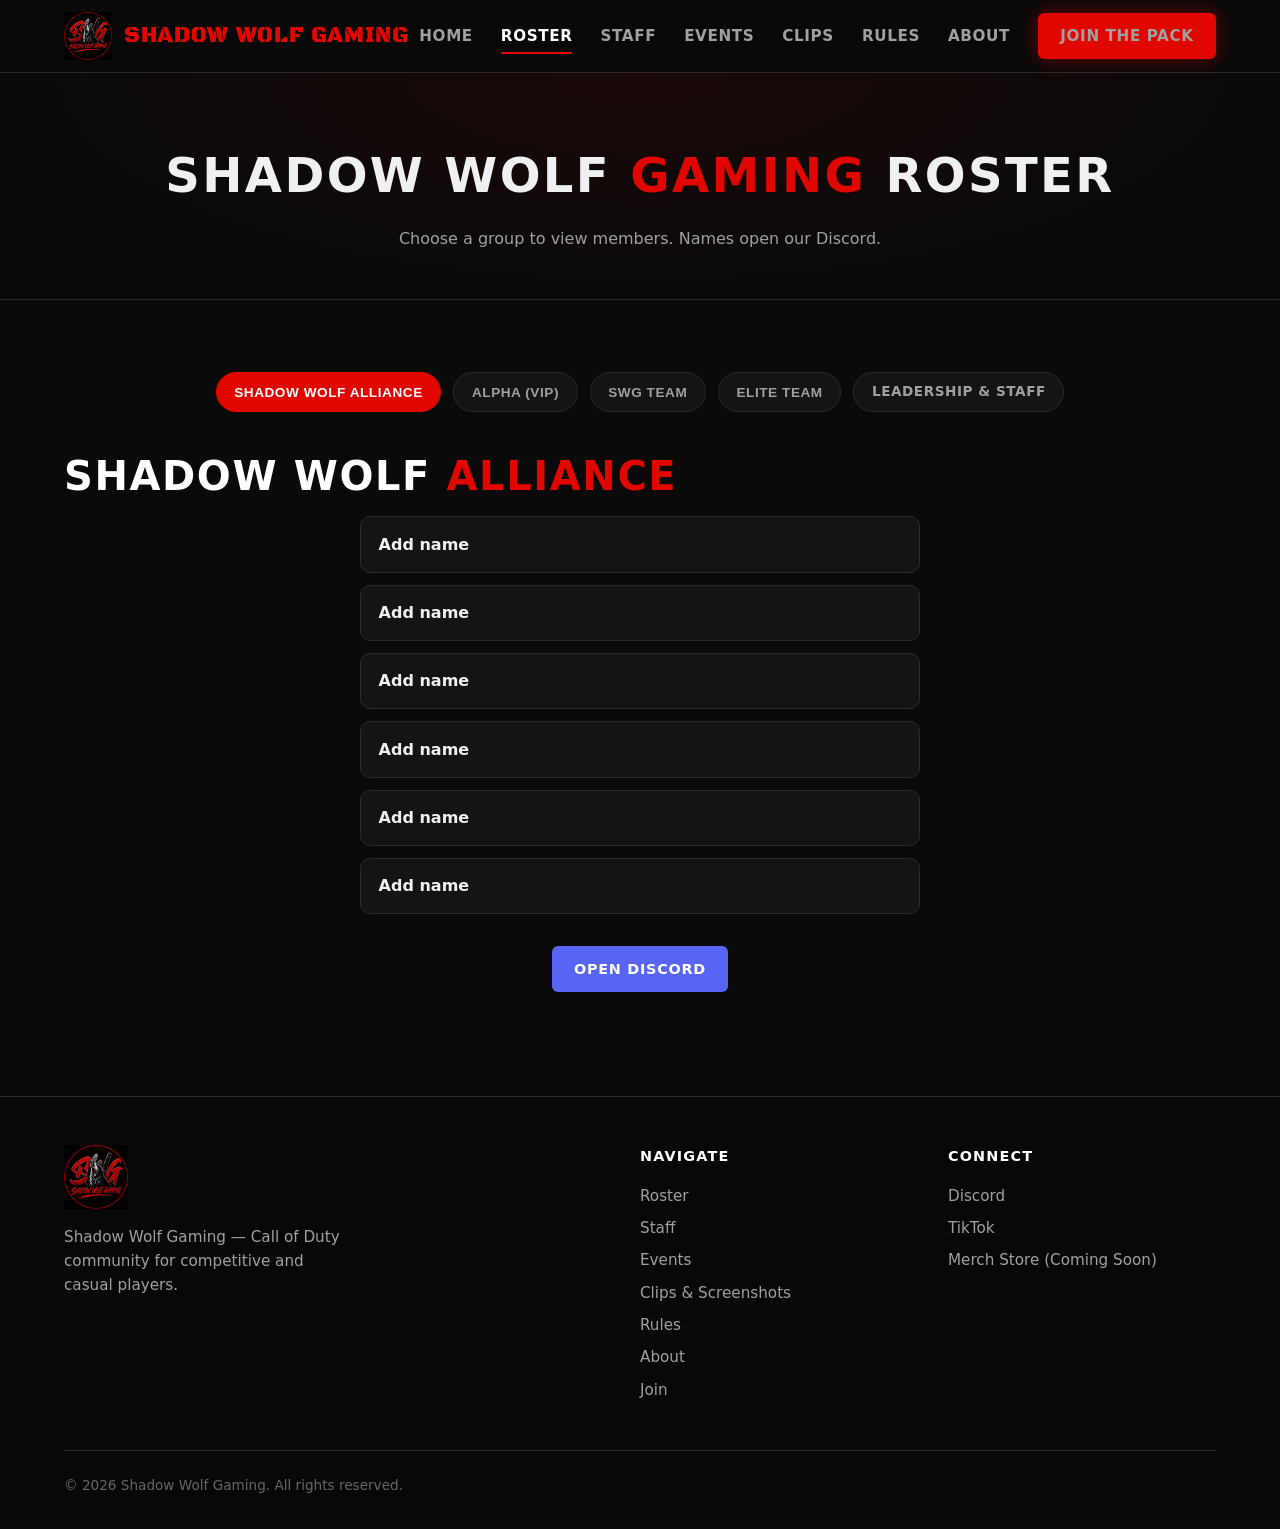
<file: roster.html>
<!DOCTYPE html>
<html lang="en">
<head>
  <meta charset="UTF-8" />
  <meta name="viewport" content="width=device-width, initial-scale=1.0" />
  <title>Roster | Shadow Wolf Gaming</title>
  <link rel="icon" href="logo-circle.png" type="image/png" />
  <link href="https://fonts.googleapis.com/css2?family=Black+Ops+One&display=swap" rel="stylesheet" />
  <link rel="stylesheet" href="styles.css" />
</head>
<body>
  <header class="site-header">
    <div class="container nav">
      <a href="index.html" class="logo-link">
        <img src="logo-circle.png" alt="Shadow Wolf Gaming" />
        <span class="logo-text">Shadow Wolf <span>Gaming</span></span>
      </a>
      <button class="nav-toggle" aria-label="Toggle menu">☰</button>
      <nav class="nav-links" id="navLinks">
        <a href="index.html">Home</a>
        <a href="roster.html" class="active">Roster</a>
        <a href="staff.html">Staff</a>
        <a href="events.html">Events</a>
        <a href="gallery.html">Clips</a>
        <a href="rules.html">Rules</a>
        <a href="about.html">About</a>
        <a href="join.html" class="btn btn-primary">Join the Pack</a>
      </nav>
    </div>
  </header>

  <section class="page-hero">
    <div class="container">
      <h1>Shadow Wolf <span>Gaming</span> Roster</h1>
      <p>Choose a group to view members. Names open our Discord.</p>
    </div>
  </section>

  <section class="section">
    <div class="container">
      <div class="roster-filters">
        <button class="filter-btn active" data-panel="alliance">Shadow Wolf Alliance</button>
        <button class="filter-btn" data-panel="alpha">Alpha (VIP)</button>
        <button class="filter-btn" data-panel="swg">SwG Team</button>
        <button class="filter-btn" data-panel="elite">Elite Team</button>
        <a href="staff.html" class="filter-btn">Leadership & Staff</a>
      </div>

      <!-- Alliance list -->
      <div class="roster-panel" id="panel-alliance">
        <h2 class="section-title">Shadow Wolf <span>Alliance</span></h2>
        <ul class="name-list">
          <li><a href="https://discord.gg/vBjcun5h" target="_blank" rel="noopener">Add name</a></li>
          <li><a href="https://discord.gg/vBjcun5h" target="_blank" rel="noopener">Add name</a></li>
          <li><a href="https://discord.gg/vBjcun5h" target="_blank" rel="noopener">Add name</a></li>
          <li><a href="https://discord.gg/vBjcun5h" target="_blank" rel="noopener">Add name</a></li>
          <li><a href="https://discord.gg/vBjcun5h" target="_blank" rel="noopener">Add name</a></li>
          <li><a href="https://discord.gg/vBjcun5h" target="_blank" rel="noopener">Add name</a></li>
        </ul>
      </div>

      <!-- Alpha list -->
      <div class="roster-panel" id="panel-alpha" hidden>
        <h2 class="section-title">Alpha <span>(VIP)</span></h2>
        <ul class="name-list">
          <li><a href="https://discord.gg/vBjcun5h" target="_blank" rel="noopener">Add name</a></li>
          <li><a href="https://discord.gg/vBjcun5h" target="_blank" rel="noopener">Add name</a></li>
          <li><a href="https://discord.gg/vBjcun5h" target="_blank" rel="noopener">Add name</a></li>
          <li><a href="https://discord.gg/vBjcun5h" target="_blank" rel="noopener">Add name</a></li>
        </ul>
      </div>

      <!-- SwG Team list -->
      <div class="roster-panel" id="panel-swg" hidden>
        <h2 class="section-title">SwG <span>Team</span></h2>
        <ul class="name-list">
          <li><a href="https://discord.gg/vBjcun5h" target="_blank" rel="noopener">Add name</a></li>
          <li><a href="https://discord.gg/vBjcun5h" target="_blank" rel="noopener">Add name</a></li>
          <li><a href="https://discord.gg/vBjcun5h" target="_blank" rel="noopener">Add name</a></li>
          <li><a href="https://discord.gg/vBjcun5h" target="_blank" rel="noopener">Add name</a></li>
        </ul>
      </div>

      <!-- Elite Team profiles -->
      <div class="roster-panel" id="panel-elite" hidden>
        <h2 class="section-title">Elite <span>Team</span></h2>
        <p class="section-subtitle">Eight showcase spots for the top competitive roster.</p>
        <div class="member-grid">
          <div class="member-card">
            <div class="member-avatar">🐺</div>
            <h3>Add name</h3>
            <div class="member-role">Elite Team · Spot 1</div>
            <div class="member-games">MW • Black Ops</div>
            <a href="https://discord.gg/vBjcun5h" target="_blank" rel="noopener" class="btn btn-discord" style="margin-top: 0.75rem;">Discord</a>
          </div>
          <div class="member-card">
            <div class="member-avatar">🐺</div>
            <h3>Add name</h3>
            <div class="member-role">Elite Team · Spot 2</div>
            <div class="member-games">MW • Black Ops</div>
            <a href="https://discord.gg/vBjcun5h" target="_blank" rel="noopener" class="btn btn-discord" style="margin-top: 0.75rem;">Discord</a>
          </div>
          <div class="member-card">
            <div class="member-avatar">🐺</div>
            <h3>Add name</h3>
            <div class="member-role">Elite Team · Spot 3</div>
            <div class="member-games">MW • Black Ops</div>
            <a href="https://discord.gg/vBjcun5h" target="_blank" rel="noopener" class="btn btn-discord" style="margin-top: 0.75rem;">Discord</a>
          </div>
          <div class="member-card">
            <div class="member-avatar">🐺</div>
            <h3>Add name</h3>
            <div class="member-role">Elite Team · Spot 4</div>
            <div class="member-games">MW • Black Ops</div>
            <a href="https://discord.gg/vBjcun5h" target="_blank" rel="noopener" class="btn btn-discord" style="margin-top: 0.75rem;">Discord</a>
          </div>
          <div class="member-card">
            <div class="member-avatar">🐺</div>
            <h3>Add name</h3>
            <div class="member-role">Elite Team · Spot 5</div>
            <div class="member-games">MW • Black Ops</div>
            <a href="https://discord.gg/vBjcun5h" target="_blank" rel="noopener" class="btn btn-discord" style="margin-top: 0.75rem;">Discord</a>
          </div>
          <div class="member-card">
            <div class="member-avatar">🐺</div>
            <h3>Add name</h3>
            <div class="member-role">Elite Team · Spot 6</div>
            <div class="member-games">MW • Black Ops</div>
            <a href="https://discord.gg/vBjcun5h" target="_blank" rel="noopener" class="btn btn-discord" style="margin-top: 0.75rem;">Discord</a>
          </div>
          <div class="member-card">
            <div class="member-avatar">🐺</div>
            <h3>Add name</h3>
            <div class="member-role">Elite Team · Spot 7</div>
            <div class="member-games">MW • Black Ops</div>
            <a href="https://discord.gg/vBjcun5h" target="_blank" rel="noopener" class="btn btn-discord" style="margin-top: 0.75rem;">Discord</a>
          </div>
          <div class="member-card">
            <div class="member-avatar">🐺</div>
            <h3>Add name</h3>
            <div class="member-role">Elite Team · Spot 8</div>
            <div class="member-games">MW • Black Ops</div>
            <a href="https://discord.gg/vBjcun5h" target="_blank" rel="noopener" class="btn btn-discord" style="margin-top: 0.75rem;">Discord</a>
          </div>
        </div>
      </div>

      <div class="text-center mt-4">
        <a href="https://discord.gg/vBjcun5h" target="_blank" rel="noopener" class="btn btn-discord">Open Discord</a>
      </div>
    </div>
  </section>

  <footer class="site-footer">
    <div class="container">
      <div class="footer-grid">
        <div class="footer-brand">
          <img src="logo-circle.png" alt="Shadow Wolf Gaming" style="height: 64px;" />
          <p>Shadow Wolf Gaming — Call of Duty community for competitive and casual players.</p>
        </div>
        <div class="footer-col">
          <h4>Navigate</h4>
          <a href="roster.html">Roster</a>
          <a href="staff.html">Staff</a>
          <a href="events.html">Events</a>
          <a href="gallery.html">Clips & Screenshots</a>
          <a href="rules.html">Rules</a>
          <a href="about.html">About</a>
          <a href="join.html">Join</a>
        </div>
        <div class="footer-col">
          <h4>Connect</h4>
          <a href="https://discord.gg/vBjcun5h" target="_blank" rel="noopener">Discord</a>
          <a href="https://www.tiktok.com/@shadow_wolf_gaming_?_r=1&_t=ZS-99rucWfN9da" target="_blank" rel="noopener">TikTok</a>
          <a href="#">Merch Store (Coming Soon)</a>
        </div>
      </div>
      <div class="footer-bottom">
        <span>© 2026 Shadow Wolf Gaming. All rights reserved.</span>
      </div>
    </div>
  </footer>

  <script src="main.js"></script>
</body>
</html>
</file>
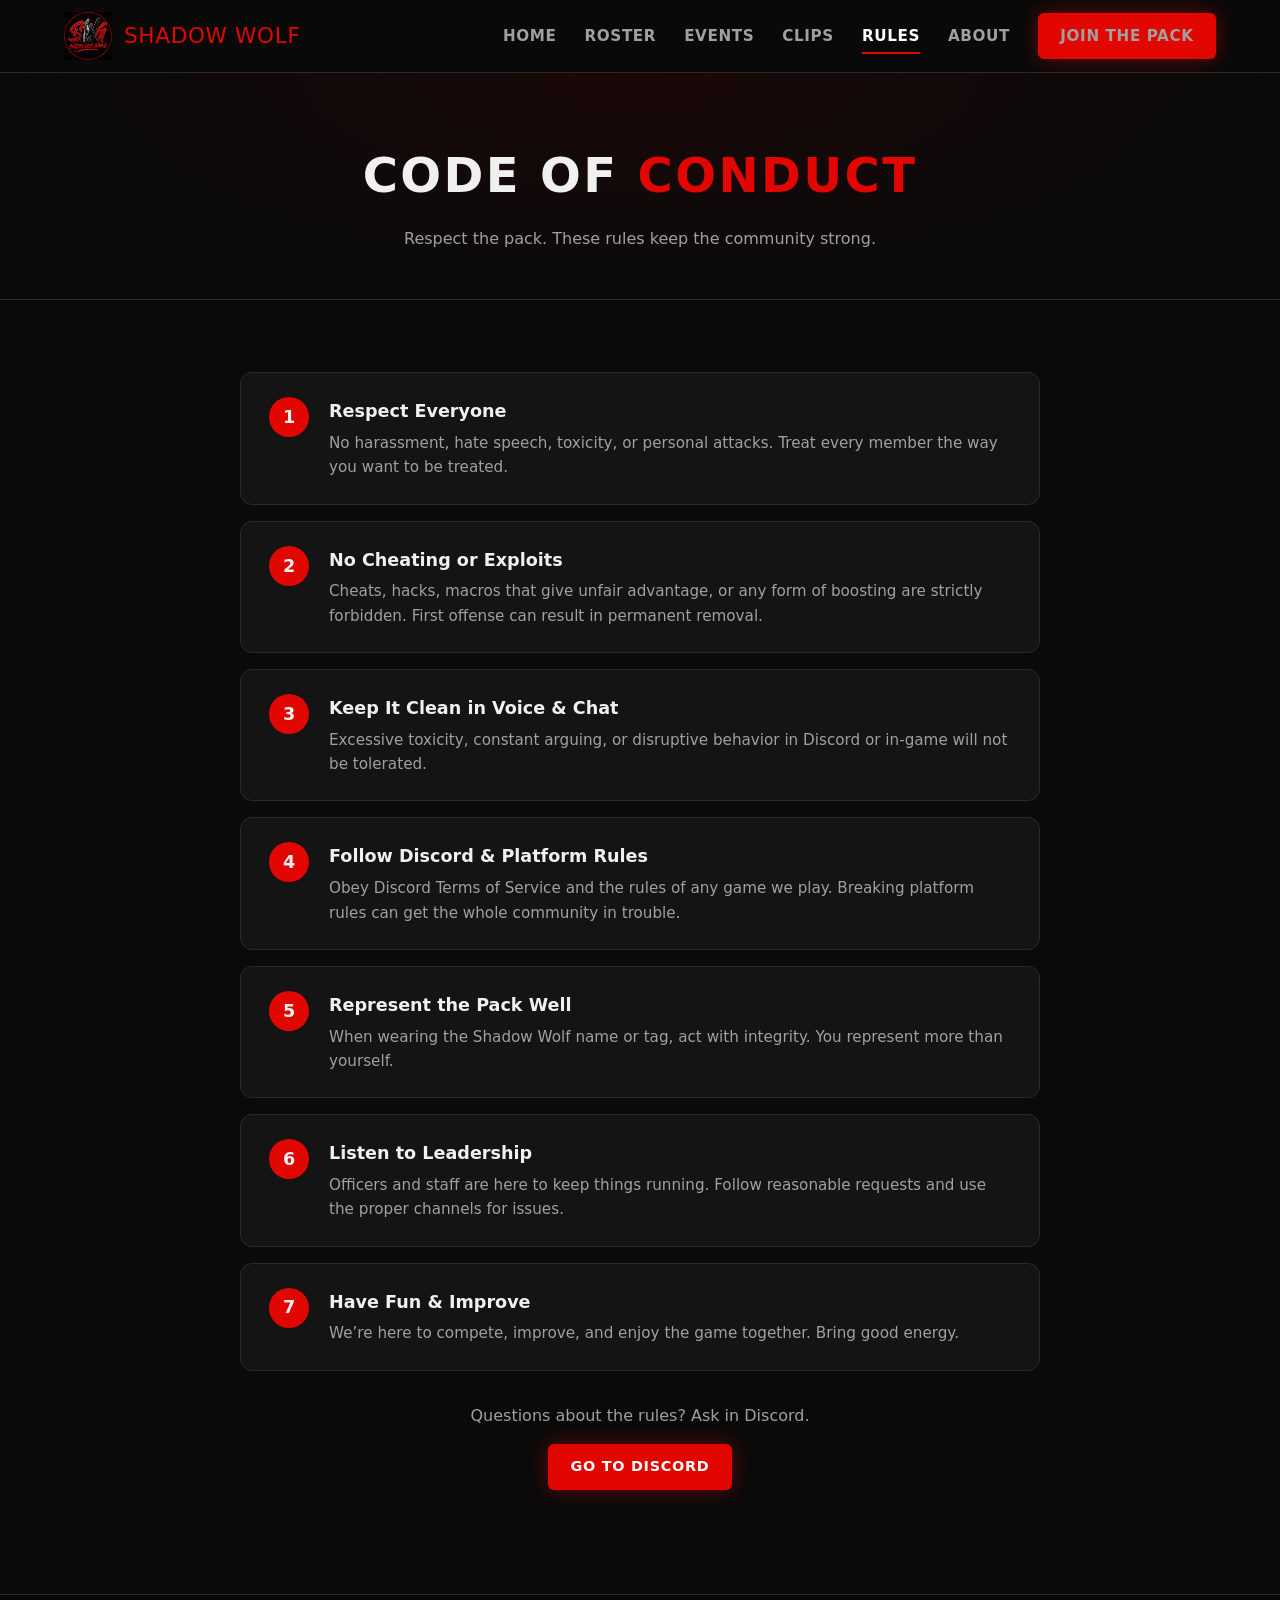
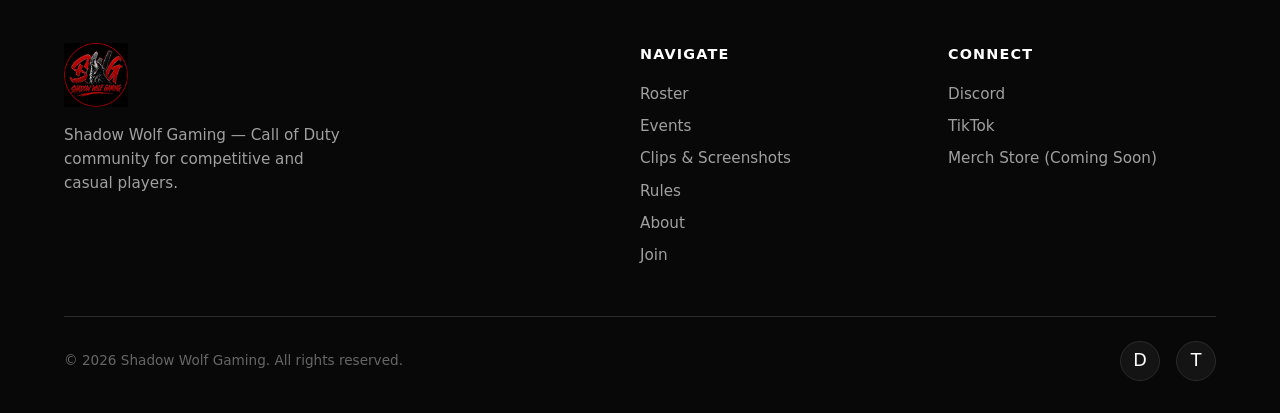
<file: Rules.html>
<!DOCTYPE html>
<html lang="en">
<head>
  <meta charset="UTF-8" />
  <meta name="viewport" content="width=device-width, initial-scale=1.0" />
  <title>Rules | Shadow Wolf Gaming</title>
  <link rel="icon" href="logo-circle.png" type="image/png" />
  <link rel="stylesheet" href="styles.css" />
</head>
<body>
  <header class="site-header">
    <div class="container nav">
      <a href="index.html" class="logo-link">
        <img src="logo-circle.png" alt="Shadow Wolf Gaming" />
        <span class="logo-text">Shadow <span>Wolf</span></span>
      </a>
      <button class="nav-toggle" aria-label="Toggle menu">☰</button>
      <nav class="nav-links" id="navLinks">
        <a href="index.html">Home</a>
        <a href="roster.html">Roster</a>
        <a href="events.html">Events</a>
        <a href="gallery.html">Clips</a>
        <a href="rules.html" class="active">Rules</a>
        <a href="about.html">About</a>
        <a href="join.html" class="btn btn-primary">Join the Pack</a>
      </nav>
    </div>
  </header>

  <section class="page-hero">
    <div class="container">
      <h1>Code of <span>Conduct</span></h1>
      <p>Respect the pack. These rules keep the community strong.</p>
    </div>
  </section>

  <section class="section">
    <div class="container">
      <div class="rules-list">
        <div class="rule-item">
          <div class="rule-number">1</div>
          <div>
            <h3>Respect Everyone</h3>
            <p>No harassment, hate speech, toxicity, or personal attacks. Treat every member the way you want to be treated.</p>
          </div>
        </div>

        <div class="rule-item">
          <div class="rule-number">2</div>
          <div>
            <h3>No Cheating or Exploits</h3>
            <p>Cheats, hacks, macros that give unfair advantage, or any form of boosting are strictly forbidden. First offense can result in permanent removal.</p>
          </div>
        </div>

        <div class="rule-item">
          <div class="rule-number">3</div>
          <div>
            <h3>Keep It Clean in Voice & Chat</h3>
            <p>Excessive toxicity, constant arguing, or disruptive behavior in Discord or in-game will not be tolerated.</p>
          </div>
        </div>

        <div class="rule-item">
          <div class="rule-number">4</div>
          <div>
            <h3>Follow Discord & Platform Rules</h3>
            <p>Obey Discord Terms of Service and the rules of any game we play. Breaking platform rules can get the whole community in trouble.</p>
          </div>
        </div>

        <div class="rule-item">
          <div class="rule-number">5</div>
          <div>
            <h3>Represent the Pack Well</h3>
            <p>When wearing the Shadow Wolf name or tag, act with integrity. You represent more than yourself.</p>
          </div>
        </div>

        <div class="rule-item">
          <div class="rule-number">6</div>
          <div>
            <h3>Listen to Leadership</h3>
            <p>Officers and staff are here to keep things running. Follow reasonable requests and use the proper channels for issues.</p>
          </div>
        </div>

        <div class="rule-item">
          <div class="rule-number">7</div>
          <div>
            <h3>Have Fun & Improve</h3>
            <p>We’re here to compete, improve, and enjoy the game together. Bring good energy.</p>
          </div>
        </div>
      </div>

      <div class="mt-4 text-center">
        <p style="color: var(--gray); margin-bottom: 1rem;">Questions about the rules? Ask in Discord.</p>
        <a href="https://discord.gg/vBjcun5h" target="_blank" rel="noopener" class="btn btn-primary">Go to Discord</a>
      </div>
    </div>
  </section>

  <footer class="site-footer">
    <div class="container">
      <div class="footer-grid">
        <div class="footer-brand">
          <img src="logo-circle.png" alt="Shadow Wolf Gaming" style="height: 64px;" />
          <p>Shadow Wolf Gaming — Call of Duty community for competitive and casual players.</p>
        </div>
        <div class="footer-col">
          <h4>Navigate</h4>
          <a href="roster.html">Roster</a>
          <a href="events.html">Events</a>
          <a href="gallery.html">Clips & Screenshots</a>
          <a href="rules.html">Rules</a>
          <a href="about.html">About</a>
          <a href="join.html">Join</a>
        </div>
        <div class="footer-col">
          <h4>Connect</h4>
          <a href="https://discord.gg/vBjcun5h" target="_blank" rel="noopener">Discord</a>
          <a href="https://www.tiktok.com/@shadow_wolf_gaming_?_r=1&_t=ZS-99rucWfN9da" target="_blank" rel="noopener">TikTok</a>
          <a href="#">Merch Store (Coming Soon)</a>
        </div>
      </div>
      <div class="footer-bottom">
        <span>© 2026 Shadow Wolf Gaming. All rights reserved.</span>
        <div class="social-links">
          <a href="https://discord.gg/vBjcun5h" target="_blank" rel="noopener" title="Discord">D</a>
          <a href="https://www.tiktok.com/@shadow_wolf_gaming_?_r=1&_t=ZS-99rucWfN9da" target="_blank" rel="noopener" title="TikTok">T</a>
        </div>
      </div>
    </div>
  </footer>

  <script src="main.js"></script>
</body>
</html>
</file>
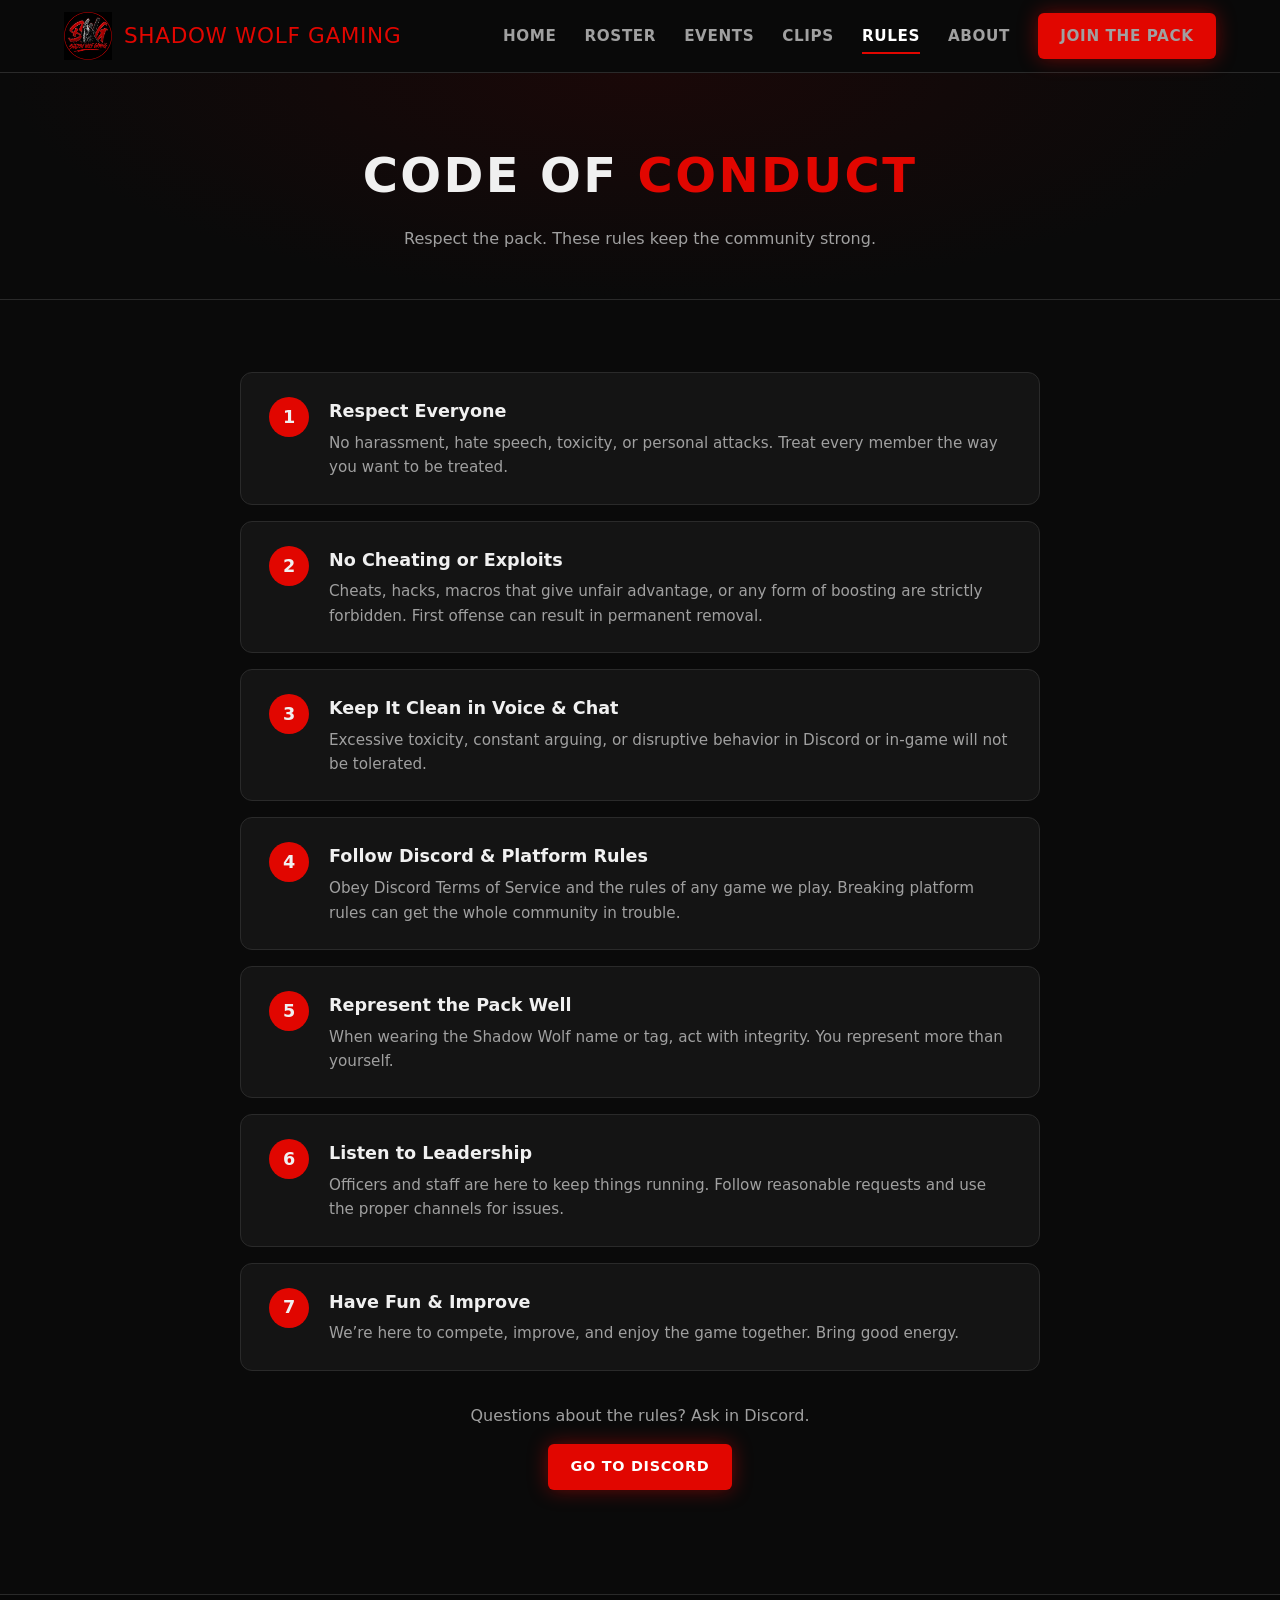
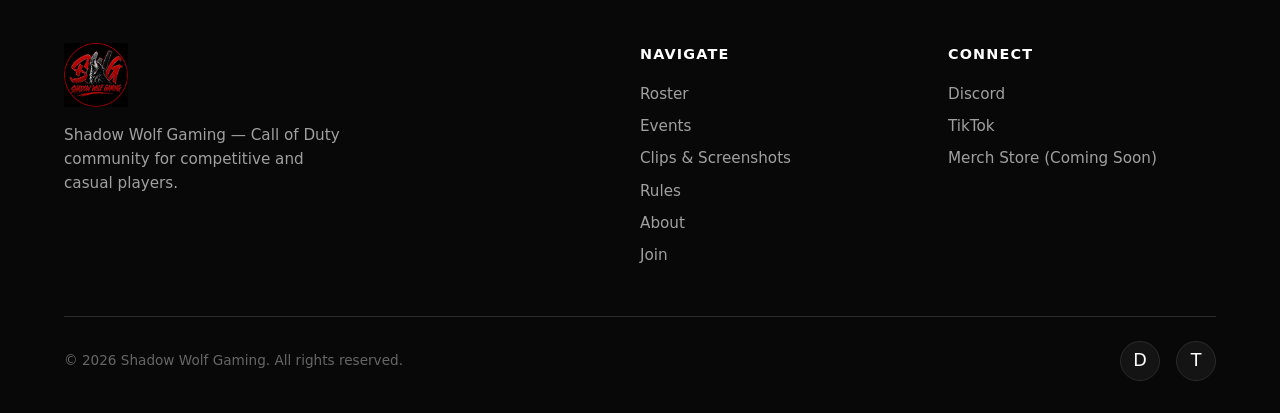
<file: rules.html>
<!DOCTYPE html>
<html lang="en">
<head>
  <meta charset="UTF-8" />
  <meta name="viewport" content="width=device-width, initial-scale=1.0" />
  <title>Rules | Shadow Wolf Gaming</title>
  <link rel="icon" href="logo-circle.png" type="image/png" />
  <link rel="stylesheet" href="styles.css" />
</head>
<body>
  <header class="site-header">
    <div class="container nav">
      <a href="index.html" class="logo-link">
        <img src="logo-circle.png" alt="Shadow Wolf Gaming" />
       <span class="logo-text">Shadow Wolf <span>Gaming</span></span>
      </a>
      <button class="nav-toggle" aria-label="Toggle menu">☰</button>
      <nav class="nav-links" id="navLinks">
        <a href="index.html">Home</a>
        <a href="roster.html">Roster</a>
        <a href="events.html">Events</a>
        <a href="gallery.html">Clips</a>
        <a href="rules.html" class="active">Rules</a>
        <a href="about.html">About</a>
        <a href="join.html" class="btn btn-primary">Join the Pack</a>
      </nav>
    </div>
  </header>

  <section class="page-hero">
    <div class="container">
      <h1>Code of <span>Conduct</span></h1>
      <p>Respect the pack. These rules keep the community strong.</p>
    </div>
  </section>

  <section class="section">
    <div class="container">
      <div class="rules-list">
        <div class="rule-item">
          <div class="rule-number">1</div>
          <div>
            <h3>Respect Everyone</h3>
            <p>No harassment, hate speech, toxicity, or personal attacks. Treat every member the way you want to be treated.</p>
          </div>
        </div>

        <div class="rule-item">
          <div class="rule-number">2</div>
          <div>
            <h3>No Cheating or Exploits</h3>
            <p>Cheats, hacks, macros that give unfair advantage, or any form of boosting are strictly forbidden. First offense can result in permanent removal.</p>
          </div>
        </div>

        <div class="rule-item">
          <div class="rule-number">3</div>
          <div>
            <h3>Keep It Clean in Voice & Chat</h3>
            <p>Excessive toxicity, constant arguing, or disruptive behavior in Discord or in-game will not be tolerated.</p>
          </div>
        </div>

        <div class="rule-item">
          <div class="rule-number">4</div>
          <div>
            <h3>Follow Discord & Platform Rules</h3>
            <p>Obey Discord Terms of Service and the rules of any game we play. Breaking platform rules can get the whole community in trouble.</p>
          </div>
        </div>

        <div class="rule-item">
          <div class="rule-number">5</div>
          <div>
            <h3>Represent the Pack Well</h3>
            <p>When wearing the Shadow Wolf name or tag, act with integrity. You represent more than yourself.</p>
          </div>
        </div>

        <div class="rule-item">
          <div class="rule-number">6</div>
          <div>
            <h3>Listen to Leadership</h3>
            <p>Officers and staff are here to keep things running. Follow reasonable requests and use the proper channels for issues.</p>
          </div>
        </div>

        <div class="rule-item">
          <div class="rule-number">7</div>
          <div>
            <h3>Have Fun & Improve</h3>
            <p>We’re here to compete, improve, and enjoy the game together. Bring good energy.</p>
          </div>
        </div>
      </div>

      <div class="mt-4 text-center">
        <p style="color: var(--gray); margin-bottom: 1rem;">Questions about the rules? Ask in Discord.</p>
        <a href="https://discord.gg/vBjcun5h" target="_blank" rel="noopener" class="btn btn-primary">Go to Discord</a>
      </div>
    </div>
  </section>

  <footer class="site-footer">
    <div class="container">
      <div class="footer-grid">
        <div class="footer-brand">
          <img src="logo-circle.png" alt="Shadow Wolf Gaming" style="height: 64px;" />
          <p>Shadow Wolf Gaming — Call of Duty community for competitive and casual players.</p>
        </div>
        <div class="footer-col">
          <h4>Navigate</h4>
          <a href="roster.html">Roster</a>
          <a href="events.html">Events</a>
          <a href="gallery.html">Clips & Screenshots</a>
          <a href="rules.html">Rules</a>
          <a href="about.html">About</a>
          <a href="join.html">Join</a>
        </div>
        <div class="footer-col">
          <h4>Connect</h4>
          <a href="https://discord.gg/vBjcun5h" target="_blank" rel="noopener">Discord</a>
          <a href="https://www.tiktok.com/@shadow_wolf_gaming_?_r=1&_t=ZS-99rucWfN9da" target="_blank" rel="noopener">TikTok</a>
          <a href="#">Merch Store (Coming Soon)</a>
        </div>
      </div>
      <div class="footer-bottom">
        <span>© 2026 Shadow Wolf Gaming. All rights reserved.</span>
        <div class="social-links">
          <a href="https://discord.gg/vBjcun5h" target="_blank" rel="noopener" title="Discord">D</a>
          <a href="https://www.tiktok.com/@shadow_wolf_gaming_?_r=1&_t=ZS-99rucWfN9da" target="_blank" rel="noopener" title="TikTok">T</a>
        </div>
      </div>
    </div>
  </footer>

  <script src="main.js"></script>
</body>
</html>
</file>
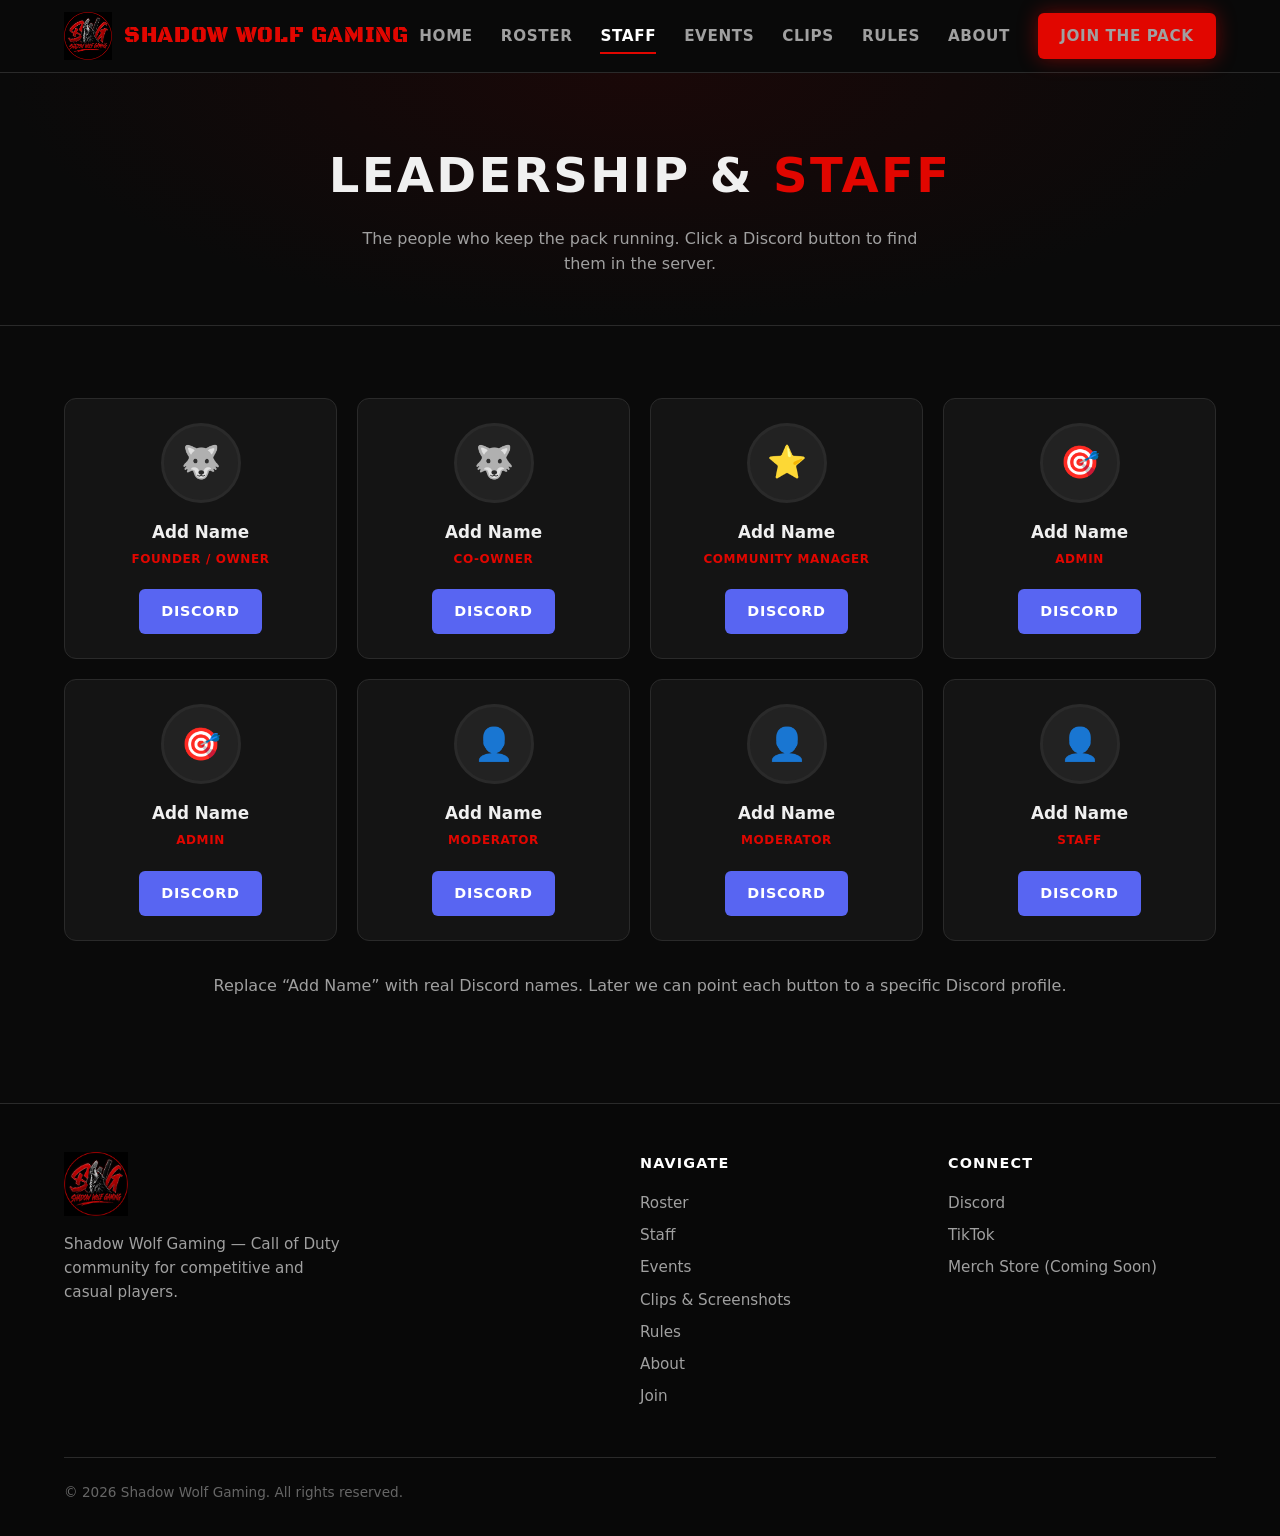
<file: staff.html>
<!DOCTYPE html>
<html lang="en">
<head>
  <meta charset="UTF-8" />
  <meta name="viewport" content="width=device-width, initial-scale=1.0" />
  <title>Leadership & Staff | Shadow Wolf Gaming</title>
  <link rel="icon" href="logo-circle.png" type="image/png" />
  <link href="https://fonts.googleapis.com/css2?family=Black+Ops+One&display=swap" rel="stylesheet" />
  <link rel="stylesheet" href="styles.css" />
</head>
<body>
  <header class="site-header">
    <div class="container nav">
      <a href="index.html" class="logo-link">
        <img src="logo-circle.png" alt="Shadow Wolf Gaming" />
        <span class="logo-text">Shadow Wolf <span>Gaming</span></span>
      </a>
      <button class="nav-toggle" aria-label="Toggle menu">☰</button>
      <nav class="nav-links" id="navLinks">
        <a href="index.html">Home</a>
        <a href="roster.html">Roster</a>
        <a href="staff.html" class="active">Staff</a>
        <a href="events.html">Events</a>
        <a href="gallery.html">Clips</a>
        <a href="rules.html">Rules</a>
        <a href="about.html">About</a>
        <a href="join.html" class="btn btn-primary">Join the Pack</a>
      </nav>
    </div>
  </header>

  <section class="page-hero">
    <div class="container">
      <h1>Leadership & <span>Staff</span></h1>
      <p>The people who keep the pack running. Click a Discord button to find them in the server.</p>
    </div>
  </section>

  <section class="section">
    <div class="container">
      <div class="member-grid">
        <div class="member-card">
          <div class="member-avatar">🐺</div>
          <h3>Add Name</h3>
          <div class="member-role">Founder / Owner</div>
          <a href="https://discord.gg/vBjcun5h" target="_blank" rel="noopener" class="btn btn-discord" style="margin-top: 0.75rem;">Discord</a>
        </div>

        <div class="member-card">
          <div class="member-avatar">🐺</div>
          <h3>Add Name</h3>
          <div class="member-role">Co-Owner</div>
          <a href="https://discord.gg/vBjcun5h" target="_blank" rel="noopener" class="btn btn-discord" style="margin-top: 0.75rem;">Discord</a>
        </div>

        <div class="member-card">
          <div class="member-avatar">⭐</div>
          <h3>Add Name</h3>
          <div class="member-role">Community Manager</div>
          <a href="https://discord.gg/vBjcun5h" target="_blank" rel="noopener" class="btn btn-discord" style="margin-top: 0.75rem;">Discord</a>
        </div>

        <div class="member-card">
          <div class="member-avatar">🎯</div>
          <h3>Add Name</h3>
          <div class="member-role">Admin</div>
          <a href="https://discord.gg/vBjcun5h" target="_blank" rel="noopener" class="btn btn-discord" style="margin-top: 0.75rem;">Discord</a>
        </div>

        <div class="member-card">
          <div class="member-avatar">🎯</div>
          <h3>Add Name</h3>
          <div class="member-role">Admin</div>
          <a href="https://discord.gg/vBjcun5h" target="_blank" rel="noopener" class="btn btn-discord" style="margin-top: 0.75rem;">Discord</a>
        </div>

        <div class="member-card">
          <div class="member-avatar">👤</div>
          <h3>Add Name</h3>
          <div class="member-role">Moderator</div>
          <a href="https://discord.gg/vBjcun5h" target="_blank" rel="noopener" class="btn btn-discord" style="margin-top: 0.75rem;">Discord</a>
        </div>

        <div class="member-card">
          <div class="member-avatar">👤</div>
          <h3>Add Name</h3>
          <div class="member-role">Moderator</div>
          <a href="https://discord.gg/vBjcun5h" target="_blank" rel="noopener" class="btn btn-discord" style="margin-top: 0.75rem;">Discord</a>
        </div>

        <div class="member-card">
          <div class="member-avatar">👤</div>
          <h3>Add Name</h3>
          <div class="member-role">Staff</div>
          <a href="https://discord.gg/vBjcun5h" target="_blank" rel="noopener" class="btn btn-discord" style="margin-top: 0.75rem;">Discord</a>
        </div>
      </div>

      <p class="text-center mt-4" style="color: var(--gray);">
        Replace “Add Name” with real Discord names. Later we can point each button to a specific Discord profile.
      </p>
    </div>
  </section>

  <footer class="site-footer">
    <div class="container">
      <div class="footer-grid">
        <div class="footer-brand">
          <img src="logo-circle.png" alt="Shadow Wolf Gaming" style="height: 64px;" />
          <p>Shadow Wolf Gaming — Call of Duty community for competitive and casual players.</p>
        </div>
        <div class="footer-col">
          <h4>Navigate</h4>
          <a href="roster.html">Roster</a>
          <a href="staff.html">Staff</a>
          <a href="events.html">Events</a>
          <a href="gallery.html">Clips & Screenshots</a>
          <a href="rules.html">Rules</a>
          <a href="about.html">About</a>
          <a href="join.html">Join</a>
        </div>
        <div class="footer-col">
          <h4>Connect</h4>
          <a href="https://discord.gg/vBjcun5h" target="_blank" rel="noopener">Discord</a>
          <a href="https://www.tiktok.com/@shadow_wolf_gaming_?_r=1&_t=ZS-99rucWfN9da" target="_blank" rel="noopener">TikTok</a>
          <a href="#">Merch Store (Coming Soon)</a>
        </div>
      </div>
      <div class="footer-bottom">
        <span>© 2026 Shadow Wolf Gaming. All rights reserved.</span>
      </div>
    </div>
  </footer>

  <script src="main.js"></script>
</body>
</html>
</file>
<file: styles.css>
/* Shadow Wolf Gaming - Main Styles */
:root {
  --bg-dark: #0a0a0a;
  --bg-card: #141414;
  --bg-card-hover: #1c1c1c;
  --red: #e10600;
  --red-bright: #ff1a1a;
  --red-glow: rgba(225, 6, 0, 0.45);
  --red-dark: #9b0000;
  --white: #ffffff;
  --off-white: #f0f0f0;
  --gray: #a0a0a0;
  --gray-dark: #666;
  --border: #2a2a2a;
  --font-main: 'Segoe UI', system-ui, -apple-system, sans-serif;
  --font-display: 'Segoe UI', system-ui, sans-serif;
  --radius: 12px;
  --transition: 0.25s ease;
}

*, *::before, *::after {
  box-sizing: border-box;
  margin: 0;
  padding: 0;
}

html {
  scroll-behavior: smooth;
}

body {
  font-family: var(--font-main);
  background: var(--bg-dark);
  color: var(--off-white);
  line-height: 1.6;
  min-height: 100vh;
  overflow-x: hidden;
}

img {
  max-width: 100%;
  height: auto;
  display: block;
}

a {
  color: inherit;
  text-decoration: none;
  transition: color var(--transition);
}

ul {
  list-style: none;
}

/* ========== LAYOUT ========== */
.container {
  width: 100%;
  max-width: 1200px;
  margin: 0 auto;
  padding: 0 1.5rem;
}

.section {
  padding: 4.5rem 0;
}

.section-title {
  font-size: clamp(1.8rem, 4vw, 2.5rem);
  font-weight: 800;
  text-transform: uppercase;
  letter-spacing: 0.04em;
  margin-bottom: 0.5rem;
  color: var(--white);
}

.section-title span {
  color: var(--red);
}

.section-subtitle {
  color: var(--gray);
  margin-bottom: 2.5rem;
  font-size: 1.05rem;
}

/* ========== HEADER / NAV ========== */
.site-header {
  position: sticky;
  top: 0;
  z-index: 1000;
  background: rgba(10, 10, 10, 0.92);
  backdrop-filter: blur(12px);
  border-bottom: 1px solid var(--border);
}

.nav {
  display: flex;
  align-items: center;
  justify-content: space-between;
  height: 72px;
}

.logo-link {
  display: flex;
  align-items: center;
  gap: 0.75rem;
}

.logo-link img {
  height: 48px;
  width: auto;
}

.logo-text {
  font-family: "Black Ops One", system-ui, sans-serif;
  font-weight: 400;
  font-size: 1.05rem;
  letter-spacing: 0.03em;
  text-transform: uppercase;
  line-height: 1.1;
  white-space: nowrap;
   color: var(--red);
}

@media (min-width: 700px) {
  .logo-text {
    font-size: 1.35rem;
  }
}
  
  


.logo-text span {
  color: var(--red);
}

.nav-links {
  display: flex;
  align-items: center;
  gap: 1.75rem;
}

.nav-links a {
  font-size: 0.95rem;
  font-weight: 600;
  text-transform: uppercase;
  letter-spacing: 0.04em;
  color: var(--gray);
  position: relative;
}

.nav-links a:hover,
.nav-links a.active {
  color: var(--white);
}

.nav-links a.active::after,
.nav-links a:hover::after {
  content: '';
  position: absolute;
  left: 0;
  bottom: -6px;
  width: 100%;
  height: 2px;
  background: var(--red);
}

.btn {
  display: inline-flex;
  align-items: center;
  justify-content: center;
  gap: 0.5rem;
  padding: 0.7rem 1.4rem;
  font-weight: 700;
  font-size: 0.9rem;
  text-transform: uppercase;
  letter-spacing: 0.05em;
  border-radius: 6px;
  border: none;
  cursor: pointer;
  transition: all var(--transition);
}

.btn-primary {
  background: var(--red);
  color: var(--white);
  box-shadow: 0 0 20px var(--red-glow);
}

.btn-primary:hover {
  background: var(--red-bright);
  transform: translateY(-2px);
  box-shadow: 0 0 28px var(--red-glow);
}

.btn-outline {
  background: transparent;
  color: var(--white);
  border: 2px solid var(--red);
}

.btn-outline:hover {
  background: var(--red);
  box-shadow: 0 0 20px var(--red-glow);
}

.btn-discord {
  background: #5865F2;
  color: white;
}

.btn-discord:hover {
  background: #4752c4;
  transform: translateY(-2px);
}

/* Mobile menu */
.nav-toggle {
  display: none;
  background: none;
  border: none;
  color: var(--white);
  font-size: 1.6rem;
  cursor: pointer;
}

/* ========== HERO ========== */
.hero {
  position: relative;
  min-height: 85vh;
  display: flex;
  align-items: center;
  justify-content: center;
  text-align: center;
  padding: 6rem 1.5rem 4rem;
  background: radial-gradient(ellipse at center, #1a0505 0%, #0a0a0a 70%);
  overflow: hidden;
}

.hero::before {
  content: '';
  position: absolute;
  inset: 0;
  background: url('logo-circle.png') center/contain no-repeat;
  opacity: 0.07;
  pointer-events: none;
}

.hero-content {
  position: relative;
  z-index: 2;
  max-width: 800px;
}

.hero-logo {
  width: min(320px, 80vw);
  margin: 0 auto 1.5rem;
  filter: drop-shadow(0 0 30px var(--red-glow));
}

.hero h1 {
  font-size: clamp(2.2rem, 6vw, 3.8rem);
  font-weight: 900;
  text-transform: uppercase;
  letter-spacing: 0.06em;
  line-height: 1.1;
  margin-bottom: 1rem;
}

.hero h1 span {
  color: var(--red);
  text-shadow: 0 0 40px var(--red-glow);
}

.hero-tagline {
  font-size: 1.2rem;
  color: var(--gray);
  margin-bottom: 2rem;
  max-width: 560px;
  margin-left: auto;
  margin-right: auto;
}

.hero-buttons {
  display: flex;
  flex-wrap: wrap;
  gap: 1rem;
  justify-content: center;
}

/* ========== CARDS ========== */
.card-grid {
  display: grid;
  grid-template-columns: repeat(auto-fit, minmax(260px, 1fr));
  gap: 1.5rem;
}

.card {
  background: var(--bg-card);
  border: 1px solid var(--border);
  border-radius: var(--radius);
  padding: 1.75rem;
  transition: all var(--transition);
}

.card:hover {
  background: var(--bg-card-hover);
  border-color: var(--red-dark);
  transform: translateY(-4px);
  box-shadow: 0 10px 30px rgba(0,0,0,0.4);
}

.card-icon {
  font-size: 2rem;
  margin-bottom: 1rem;
  color: var(--red);
}

.card h3 {
  font-size: 1.25rem;
  font-weight: 700;
  margin-bottom: 0.5rem;
  text-transform: uppercase;
  letter-spacing: 0.03em;
}

.card p {
  color: var(--gray);
  font-size: 0.95rem;
}

/* ========== MEMBERSHIP LEVELS ========== */
.levels-grid {
  display: grid;
  grid-template-columns: repeat(auto-fit, minmax(240px, 1fr));
  gap: 1.25rem;
}

.level-card {
  background: var(--bg-card);
  border: 1px solid var(--border);
  border-radius: var(--radius);
  padding: 1.75rem 1.5rem;
  text-align: center;
  position: relative;
  overflow: hidden;
}

.level-card::before {
  content: '';
  position: absolute;
  top: 0;
  left: 0;
  right: 0;
  height: 4px;
  background: var(--red);
}

.level-card.elite::before {
  background: linear-gradient(90deg, var(--red), #ffd700);
}

.level-card h3 {
  font-size: 1.15rem;
  font-weight: 800;
  text-transform: uppercase;
  margin-bottom: 0.5rem;
  color: var(--white);
}

.level-card .level-tag {
  display: inline-block;
  font-size: 0.75rem;
  font-weight: 700;
  text-transform: uppercase;
  letter-spacing: 0.06em;
  padding: 0.25rem 0.6rem;
  border-radius: 4px;
  background: rgba(225, 6, 0, 0.2);
  color: var(--red-bright);
  margin-bottom: 0.75rem;
}

.level-card p {
  color: var(--gray);
  font-size: 0.9rem;
}

/* ========== TEAM HIGHLIGHT ========== */
.team-highlight {
  background: linear-gradient(135deg, #1a0808 0%, #0a0a0a 100%);
  border: 1px solid var(--border);
  border-radius: var(--radius);
  padding: 2.5rem;
  display: grid;
  grid-template-columns: 1fr 1fr;
  gap: 2rem;
  align-items: center;
}

.team-highlight h2 {
  font-size: 1.8rem;
  font-weight: 800;
  text-transform: uppercase;
  margin-bottom: 1rem;
}

.team-highlight p {
  color: var(--gray);
  margin-bottom: 1.5rem;
}

/* ========== EVENTS PREVIEW ========== */
.event-card {
  display: flex;
  gap: 1.25rem;
  background: var(--bg-card);
  border: 1px solid var(--border);
  border-radius: var(--radius);
  padding: 1.25rem;
  align-items: center;
}

.event-date {
  flex-shrink: 0;
  width: 70px;
  text-align: center;
  background: var(--red);
  border-radius: 8px;
  padding: 0.6rem 0.4rem;
  line-height: 1.2;
}

.event-date .day {
  font-size: 1.5rem;
  font-weight: 800;
  display: block;
}

.event-date .month {
  font-size: 0.75rem;
  text-transform: uppercase;
  font-weight: 700;
  letter-spacing: 0.05em;
}

.event-info h4 {
  font-size: 1.05rem;
  font-weight: 700;
  margin-bottom: 0.2rem;
}

.event-info p {
  color: var(--gray);
  font-size: 0.9rem;
}

/* ========== DISCORD WIDGET ========== */
.discord-section {
  background: #0f0f13;
  border: 1px solid #2a2a3a;
  border-radius: var(--radius);
  padding: 2rem;
  text-align: center;
}

.discord-section h2 {
  margin-bottom: 1rem;
}

.discord-widget-wrapper {
  display: flex;
  justify-content: center;
  margin: 1.5rem 0;
}

/* ========== FOOTER ========== */
.site-footer {
  background: #080808;
  border-top: 1px solid var(--border);
  padding: 3rem 0 2rem;
  margin-top: 2rem;
}

.footer-grid {
  display: grid;
  grid-template-columns: 2fr 1fr 1fr;
  gap: 2.5rem;
  margin-bottom: 2.5rem;
}

.footer-brand img {
  height: 56px;
  margin-bottom: 1rem;
}

.footer-brand p {
  color: var(--gray);
  font-size: 0.95rem;
  max-width: 280px;
}

.footer-col h4 {
  font-size: 0.9rem;
  text-transform: uppercase;
  letter-spacing: 0.08em;
  color: var(--white);
  margin-bottom: 1rem;
}

.footer-col a {
  display: block;
  color: var(--gray);
  margin-bottom: 0.5rem;
  font-size: 0.95rem;
}

.footer-col a:hover {
  color: var(--red);
}

.footer-bottom {
  border-top: 1px solid var(--border);
  padding-top: 1.5rem;
  display: flex;
  justify-content: space-between;
  align-items: center;
  flex-wrap: wrap;
  gap: 1rem;
  color: var(--gray-dark);
  font-size: 0.85rem;
}

.social-links {
  display: flex;
  gap: 1rem;
}

.social-links a {
  width: 40px;
  height: 40px;
  display: flex;
  align-items: center;
  justify-content: center;
  border-radius: 50%;
  background: var(--bg-card);
  border: 1px solid var(--border);
  color: var(--white);
  font-size: 1.1rem;
  transition: all var(--transition);
}

.social-links a:hover {
  background: var(--red);
  border-color: var(--red);
  transform: translateY(-3px);
}

/* ========== PAGE HERO (inner pages) ========== */
.page-hero {
  padding: 4rem 0 3rem;
  text-align: center;
  background: radial-gradient(ellipse at top, #1a0808 0%, #0a0a0a 70%);
  border-bottom: 1px solid var(--border);
}

.page-hero h1 {
  font-size: clamp(2rem, 5vw, 3rem);
  font-weight: 900;
  text-transform: uppercase;
  letter-spacing: 0.05em;
  margin-bottom: 0.75rem;
}

.page-hero h1 span {
  color: var(--red);
}

.page-hero p {
  color: var(--gray);
  max-width: 600px;
  margin: 0 auto;
}

/* ========== ROSTER ========== */
.roster-filters {
  display: flex;
  flex-wrap: wrap;
  gap: 0.75rem;
  margin-bottom: 2rem;
  justify-content: center;
}

.filter-btn {
  padding: 0.5rem 1.1rem;
  border-radius: 999px;
  border: 1px solid var(--border);
  background: var(--bg-card);
  color: var(--gray);
  font-weight: 600;
  font-size: 0.85rem;
  text-transform: uppercase;
  letter-spacing: 0.04em;
  cursor: pointer;
  transition: all var(--transition);
}

.filter-btn:hover,
.filter-btn.active {
  background: var(--red);
  border-color: var(--red);
  color: white;
}

.member-grid {
  display: grid;
  grid-template-columns: repeat(auto-fill, minmax(220px, 1fr));
  gap: 1.25rem;
}

.member-card {
  background: var(--bg-card);
  border: 1px solid var(--border);
  border-radius: var(--radius);
  padding: 1.5rem 1.25rem;
  text-align: center;
  transition: all var(--transition);
}

.member-card:hover {
  border-color: var(--red-dark);
  transform: translateY(-3px);
}

.member-avatar {
  width: 80px;
  height: 80px;
  border-radius: 50%;
  background: #222;
  margin: 0 auto 1rem;
  display: flex;
  align-items: center;
  justify-content: center;
  font-size: 2rem;
  border: 3px solid var(--border);
  overflow: hidden;
}

.member-avatar img {
  width: 100%;
  height: 100%;
  object-fit: cover;
}

.member-card h3 {
  font-size: 1.05rem;
  font-weight: 700;
  margin-bottom: 0.25rem;
}

.member-role {
  font-size: 0.75rem;
  font-weight: 700;
  text-transform: uppercase;
  letter-spacing: 0.05em;
  color: var(--red);
  margin-bottom: 0.5rem;
}

.member-games {
  font-size: 0.85rem;
  color: var(--gray);
}

/* ========== GALLERY ========== */
.gallery-grid {
  display: grid;
  grid-template-columns: repeat(auto-fill, minmax(280px, 1fr));
  gap: 1.25rem;
}

.gallery-item {
  position: relative;
  border-radius: var(--radius);
  overflow: hidden;
  aspect-ratio: 16/9;
  background: var(--bg-card);
  border: 1px solid var(--border);
}

.gallery-item img {
  width: 100%;
  height: 100%;
  object-fit: cover;
  transition: transform 0.4s ease;
}

.gallery-item:hover img {
  transform: scale(1.05);
}

.gallery-item .overlay {
  position: absolute;
  inset: 0;
  background: linear-gradient(to top, rgba(0,0,0,0.8), transparent 50%);
  display: flex;
  align-items: flex-end;
  padding: 1rem;
  opacity: 0;
  transition: opacity var(--transition);
}

.gallery-item:hover .overlay {
  opacity: 1;
}

/* ========== RULES ========== */
.rules-list {
  max-width: 800px;
  margin: 0 auto;
}

.rule-item {
  background: var(--bg-card);
  border: 1px solid var(--border);
  border-radius: var(--radius);
  padding: 1.5rem 1.75rem;
  margin-bottom: 1rem;
  display: flex;
  gap: 1.25rem;
}

.rule-number {
  flex-shrink: 0;
  width: 40px;
  height: 40px;
  background: var(--red);
  border-radius: 50%;
  display: flex;
  align-items: center;
  justify-content: center;
  font-weight: 800;
  font-size: 1.1rem;
}

.rule-item h3 {
  font-size: 1.1rem;
  margin-bottom: 0.35rem;
}

.rule-item p {
  color: var(--gray);
  font-size: 0.95rem;
}

/* ========== JOIN PAGE ========== */
.join-steps {
  max-width: 700px;
  margin: 0 auto 3rem;
}

.step {
  display: flex;
  gap: 1.5rem;
  margin-bottom: 2rem;
  align-items: flex-start;
}

.step-num {
  flex-shrink: 0;
  width: 48px;
  height: 48px;
  background: var(--red);
  border-radius: 50%;
  display: flex;
  align-items: center;
  justify-content: center;
  font-weight: 800;
  font-size: 1.3rem;
  box-shadow: 0 0 20px var(--red-glow);
}

.step h3 {
  font-size: 1.2rem;
  margin-bottom: 0.35rem;
}

.step p {
  color: var(--gray);
}

/* ========== UTILITIES ========== */
.text-center { text-align: center; }
.mt-1 { margin-top: 0.5rem; }
.mt-2 { margin-top: 1rem; }
.mt-3 { margin-top: 1.5rem; }
.mt-4 { margin-top: 2rem; }
.mb-2 { margin-bottom: 1rem; }
.mb-3 { margin-bottom: 1.5rem; }
.mb-4 { margin-bottom: 2rem; }

.badge {
  display: inline-block;
  padding: 0.25rem 0.6rem;
  font-size: 0.7rem;
  font-weight: 700;
  text-transform: uppercase;
  letter-spacing: 0.05em;
  border-radius: 4px;
  background: rgba(225, 6, 0, 0.2);
  color: var(--red-bright);
}

/* ========== RESPONSIVE ========== */
@media (max-width: 900px) {
  .nav-links {
    display: none;
    position: absolute;
    top: 72px;
    left: 0;
    right: 0;
    background: #0f0f0f;
    flex-direction: column;
    padding: 1.5rem;
    gap: 1rem;
    border-bottom: 1px solid var(--border);
  }

  .nav-links.open {
    display: flex;
  }

  .nav-toggle {
    display: block;
  }

  .team-highlight {
    grid-template-columns: 1fr;
  }

  .footer-grid {
    grid-template-columns: 1fr;
    gap: 2rem;
  }
}

@media (max-width: 600px) {
  .hero {
    min-height: 70vh;
    padding: 5rem 1rem 3rem;
  }

  .section {
    padding: 3rem 0;
  }

  .event-card {
    flex-direction: column;
    text-align: center;
  }
}
/* Roster name lists */
.name-list {
  max-width: 560px;
  margin: 0 auto;
  display: grid;
  gap: 0.75rem;
}

.name-list li a {
  display: block;
  background: var(--bg-card);
  border: 1px solid var(--border);
  border-radius: 10px;
  padding: 0.9rem 1.1rem;
  color: var(--off-white);
  font-weight: 700;
}

.name-list li a:hover {
  border-color: var(--red);
  color: var(--red-bright);
}

.roster-panel {
  margin-top: 1rem;
}

.roster-filters a.filter-btn {
  text-decoration: none;
  display: inline-flex;
  align-items: center;
}
</file>
